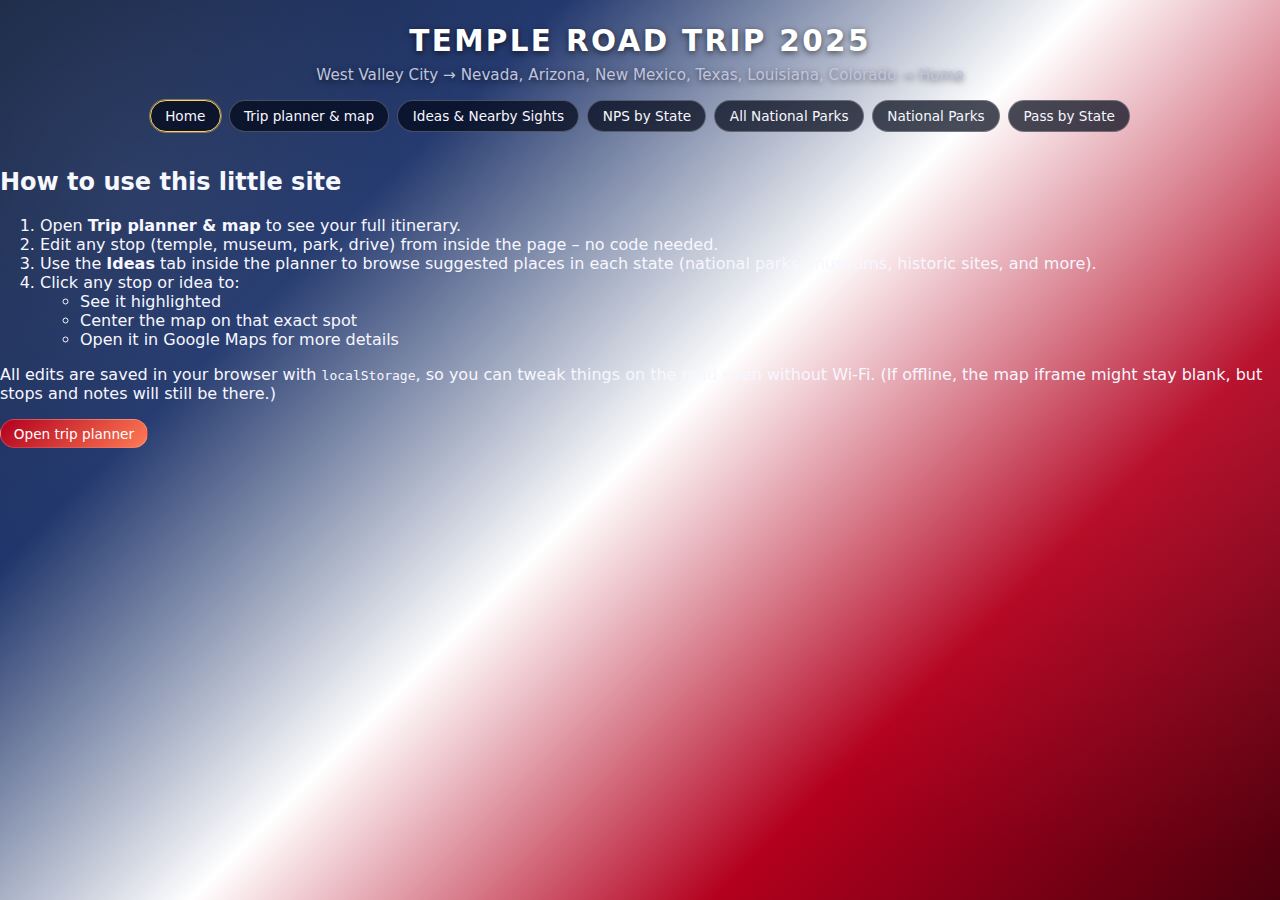
<file: index.html>
<!doctype html>
<html lang="en">
<head>
  <meta charset="UTF-8" />
  <title>Temple Road Trip 2025</title>
  <meta name="viewport" content="width=device-width, initial-scale=1" />
  <!-- Use the same CSS file as temple-trip.html -->
  <link rel="stylesheet" href="css/temple-trip.css" />
</head>
<body class="bg-flag">
  <header class="site-header">
    <h1>Temple Road Trip 2025</h1>
    <p>West Valley City → Nevada, Arizona, New Mexico, Texas, Louisiana, Colorado → Home</p>
  </header>

  <nav class="top-nav">
    <a href="index.html" class="nav-link active">Home</a>
    <a href="temple-trip.html" class="nav-link">Trip planner &amp; map</a>
    <a href="trip-ideas.html" class="nav-link">Ideas & Nearby Sights</a>
    <a href="nps-by-state.html" class="nav-link">NPS by State</a>
    <a href="all-national-parks.html" class="nav-link">All National Parks</a>
    <a href="national-parks.html" class="nav-link">National Parks</a>
    <a href="pass-by-state.html" class="nav-link">Pass by State</a>
    
  </nav>

  <main class="home-main">
    <section class="home-card">
      <h2>How to use this little site</h2>
      <ol>
        <li>Open <strong>Trip planner &amp; map</strong> to see your full itinerary.</li>
        <li>Edit any stop (temple, museum, park, drive) from inside the page – no code needed.</li>
        <li>Use the <strong>Ideas</strong> tab inside the planner to browse suggested places in each state
          (national parks, museums, historic sites, and more).</li>
        <li>Click any stop or idea to:
          <ul>
            <li>See it highlighted</li>
            <li>Center the map on that exact spot</li>
            <li>Open it in Google Maps for more details</li>
          </ul>
        </li>
      </ol>
      <p class="home-note">
        All edits are saved in your browser with <code>localStorage</code>, so you can tweak things on the
        road even without Wi-Fi. (If offline, the map iframe might stay blank, but stops and notes
        will still be there.)
      </p>

      <!-- Only ONE button, pointed at the correct page -->
      <a class="btn primary" href="temple-trip.html">Open trip planner</a>
    </section>
  </main>
</body>
</html>
</file>
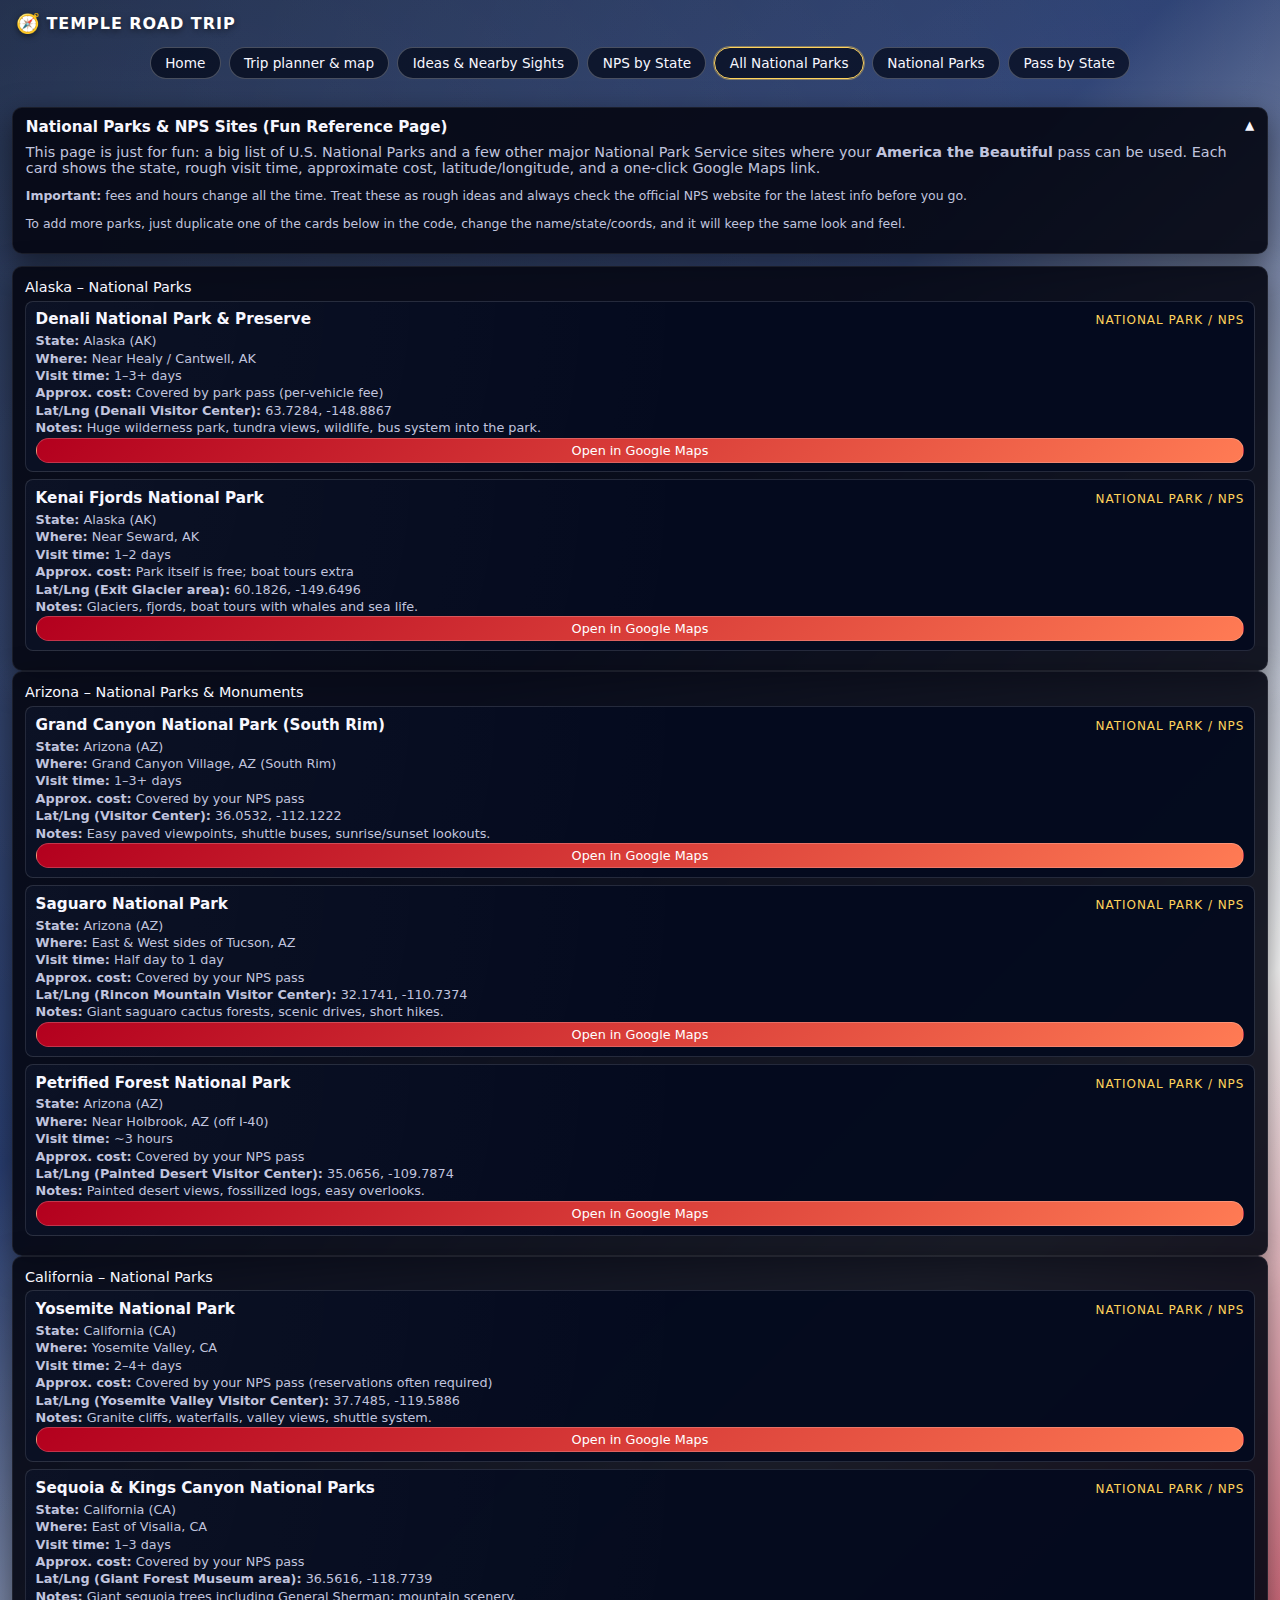
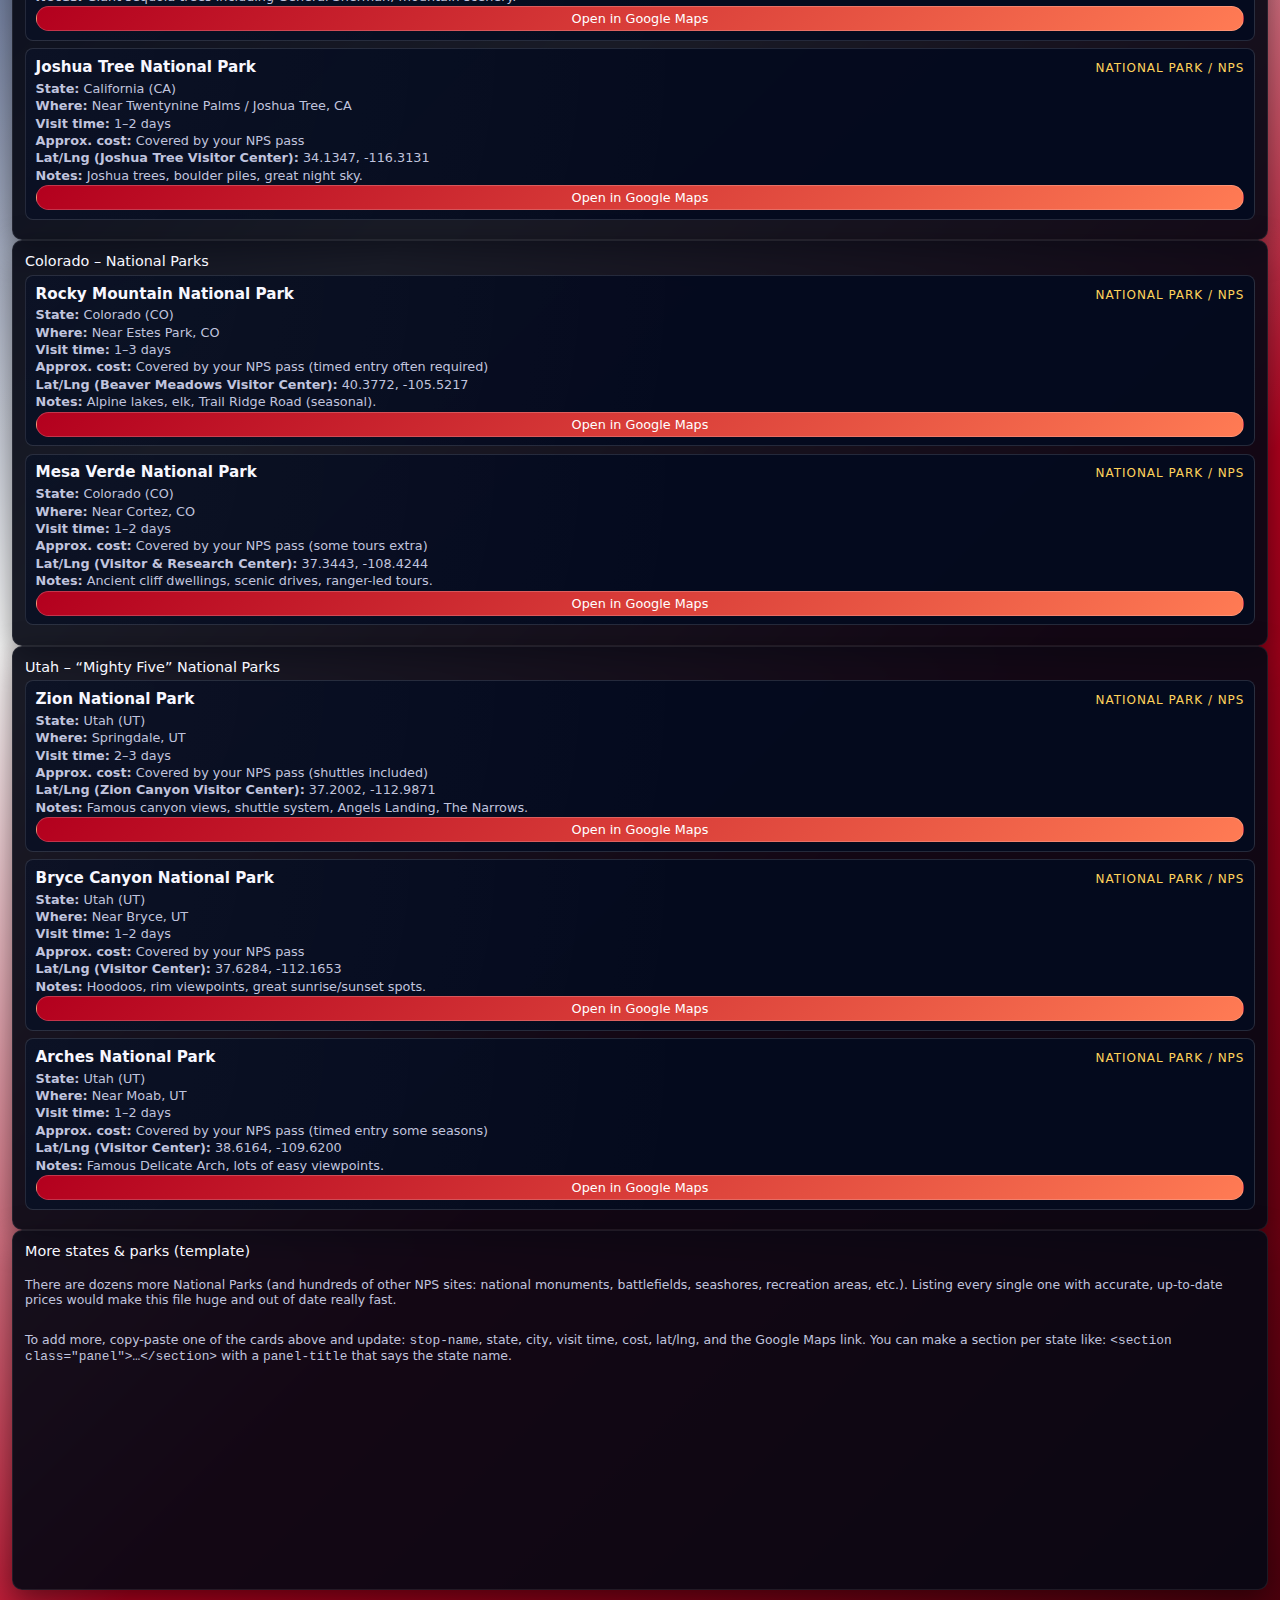
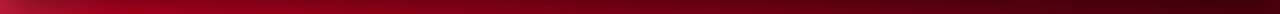
<file: all-national-parks.html>
<!doctype html>
<html lang="en">
<head>
  <meta charset="UTF-8">
  <title>Temple Road Trip – All National Parks (Fun Page)</title>
  <meta name="viewport" content="width=device-width, initial-scale=1.0">

  <!-- Reuse your patriotic CSS -->
  <link rel="stylesheet" href="css/temple-trip.css">
</head>
<body class="bg-flag">
  <!-- Top navigation -->
  <header class="main-header">
    <div class="brand">
      <span class="brand-icon">🧭</span>
      <span class="brand-text">Temple Road Trip</span>
    </div>
  </header>

  <nav class="top-nav">
    <a href="index.html" class="nav-link">Home</a>
    <a href="temple-trip.html" class="nav-link">Trip planner &amp; map</a>
    <a href="trip-ideas.html" class="nav-link">Ideas & Nearby Sights</a>
    <a href="nps-by-state.html" class="nav-link">NPS by State</a>
    <a href="all-national-parks.html" class="nav-link active">All National Parks</a>
    <a href="national-parks.html" class="nav-link">National Parks</a>
    <a href="pass-by-state.html" class="nav-link">Pass by State</a>
  </nav>

  <main class="wrap">
    <!-- Collapsible intro box -->
    <section class="trip-info" open>
      <summary class="trip-info-summary">
        National Parks & NPS Sites (Fun Reference Page)
        <span class="chevron">▼</span>
      </summary>
      <div class="trip-info-body">
        <p class="subtitle">
          This page is just for fun: a big list of U.S. National Parks and a few 
          other major National Park Service sites where your 
          <strong>America the Beautiful</strong> pass can be used.  
          Each card shows the state, rough visit time, approximate cost, 
          latitude/longitude, and a one-click Google Maps link.
        </p>
        <p class="small-note">
          <strong>Important:</strong> fees and hours change all the time. 
          Treat these as rough ideas and always check the official NPS website 
          for the latest info before you go.
        </p>
        <p class="small-note">
          To add more parks, just duplicate one of the cards below in the code,
          change the name/state/coords, and it will keep the same look and feel.
        </p>
      </div>
    </section>

    <!-- ====== ALASKA ====== -->
    <section class="panel">
      <div class="panel-title">
        <span>Alaska – National Parks</span>
      </div>

      <div class="stop-card">
        <div class="stop-header">
          <div class="stop-name">Denali National Park & Preserve</div>
          <div class="stop-type">National Park / NPS</div>
        </div>
        <div class="stop-meta">
          <span><strong>State:</strong> Alaska (AK)</span>
          <span><strong>Where:</strong> Near Healy / Cantwell, AK</span>
          <span><strong>Visit time:</strong> 1–3+ days</span>
          <span><strong>Approx. cost:</strong> Covered by park pass (per-vehicle fee)</span>
          <span><strong>Lat/Lng (Denali Visitor Center):</strong> 63.7284, -148.8867</span>
          <span><strong>Notes:</strong> Huge wilderness park, tundra views, wildlife, bus system into the park.</span>
          <a class="btn small primary" href="https://www.google.com/maps?q=63.7284,-148.8867" target="_blank" rel="noopener">
            Open in Google Maps
          </a>
        </div>
      </div>

      <div class="stop-card">
        <div class="stop-header">
          <div class="stop-name">Kenai Fjords National Park</div>
          <div class="stop-type">National Park / NPS</div>
        </div>
        <div class="stop-meta">
          <span><strong>State:</strong> Alaska (AK)</span>
          <span><strong>Where:</strong> Near Seward, AK</span>
          <span><strong>Visit time:</strong> 1–2 days</span>
          <span><strong>Approx. cost:</strong> Park itself is free; boat tours extra</span>
          <span><strong>Lat/Lng (Exit Glacier area):</strong> 60.1826, -149.6496</span>
          <span><strong>Notes:</strong> Glaciers, fjords, boat tours with whales and sea life.</span>
          <a class="btn small primary" href="https://www.google.com/maps?q=60.1826,-149.6496" target="_blank" rel="noopener">
            Open in Google Maps
          </a>
        </div>
      </div>
    </section>

    <!-- ====== ARIZONA ====== -->
    <section class="panel">
      <div class="panel-title">
        <span>Arizona – National Parks & Monuments</span>
      </div>

      <div class="stop-card">
        <div class="stop-header">
          <div class="stop-name">Grand Canyon National Park (South Rim)</div>
          <div class="stop-type">National Park / NPS</div>
        </div>
        <div class="stop-meta">
          <span><strong>State:</strong> Arizona (AZ)</span>
          <span><strong>Where:</strong> Grand Canyon Village, AZ (South Rim)</span>
          <span><strong>Visit time:</strong> 1–3+ days</span>
          <span><strong>Approx. cost:</strong> Covered by your NPS pass</span>
          <span><strong>Lat/Lng (Visitor Center):</strong> 36.0532, -112.1222</span>
          <span><strong>Notes:</strong> Easy paved viewpoints, shuttle buses, sunrise/sunset lookouts.</span>
          <a class="btn small primary" href="https://www.google.com/maps?q=36.0532,-112.1222" target="_blank" rel="noopener">
            Open in Google Maps
          </a>
        </div>
      </div>

      <div class="stop-card">
        <div class="stop-header">
          <div class="stop-name">Saguaro National Park</div>
          <div class="stop-type">National Park / NPS</div>
        </div>
        <div class="stop-meta">
          <span><strong>State:</strong> Arizona (AZ)</span>
          <span><strong>Where:</strong> East & West sides of Tucson, AZ</span>
          <span><strong>Visit time:</strong> Half day to 1 day</span>
          <span><strong>Approx. cost:</strong> Covered by your NPS pass</span>
          <span><strong>Lat/Lng (Rincon Mountain Visitor Center):</strong> 32.1741, -110.7374</span>
          <span><strong>Notes:</strong> Giant saguaro cactus forests, scenic drives, short hikes.</span>
          <a class="btn small primary" href="https://www.google.com/maps?q=32.1741,-110.7374" target="_blank" rel="noopener">
            Open in Google Maps
          </a>
        </div>
      </div>

      <div class="stop-card">
        <div class="stop-header">
          <div class="stop-name">Petrified Forest National Park</div>
          <div class="stop-type">National Park / NPS</div>
        </div>
        <div class="stop-meta">
          <span><strong>State:</strong> Arizona (AZ)</span>
          <span><strong>Where:</strong> Near Holbrook, AZ (off I-40)</span>
          <span><strong>Visit time:</strong> ~3 hours</span>
          <span><strong>Approx. cost:</strong> Covered by your NPS pass</span>
          <span><strong>Lat/Lng (Painted Desert Visitor Center):</strong> 35.0656, -109.7874</span>
          <span><strong>Notes:</strong> Painted desert views, fossilized logs, easy overlooks.</span>
          <a class="btn small primary" href="https://www.google.com/maps?q=35.0656,-109.7874" target="_blank" rel="noopener">
            Open in Google Maps
          </a>
        </div>
      </div>
    </section>

    <!-- ====== CALIFORNIA ====== -->
    <section class="panel">
      <div class="panel-title">
        <span>California – National Parks</span>
      </div>

      <div class="stop-card">
        <div class="stop-header">
          <div class="stop-name">Yosemite National Park</div>
          <div class="stop-type">National Park / NPS</div>
        </div>
        <div class="stop-meta">
          <span><strong>State:</strong> California (CA)</span>
          <span><strong>Where:</strong> Yosemite Valley, CA</span>
          <span><strong>Visit time:</strong> 2–4+ days</span>
          <span><strong>Approx. cost:</strong> Covered by your NPS pass (reservations often required)</span>
          <span><strong>Lat/Lng (Yosemite Valley Visitor Center):</strong> 37.7485, -119.5886</span>
          <span><strong>Notes:</strong> Granite cliffs, waterfalls, valley views, shuttle system.</span>
          <a class="btn small primary" href="https://www.google.com/maps?q=37.7485,-119.5886" target="_blank" rel="noopener">
            Open in Google Maps
          </a>
        </div>
      </div>

      <div class="stop-card">
        <div class="stop-header">
          <div class="stop-name">Sequoia & Kings Canyon National Parks</div>
          <div class="stop-type">National Park / NPS</div>
        </div>
        <div class="stop-meta">
          <span><strong>State:</strong> California (CA)</span>
          <span><strong>Where:</strong> East of Visalia, CA</span>
          <span><strong>Visit time:</strong> 1–3 days</span>
          <span><strong>Approx. cost:</strong> Covered by your NPS pass</span>
          <span><strong>Lat/Lng (Giant Forest Museum area):</strong> 36.5616, -118.7739</span>
          <span><strong>Notes:</strong> Giant sequoia trees including General Sherman; mountain scenery.</span>
          <a class="btn small primary" href="https://www.google.com/maps?q=36.5616,-118.7739" target="_blank" rel="noopener">
            Open in Google Maps
          </a>
        </div>
      </div>

      <div class="stop-card">
        <div class="stop-header">
          <div class="stop-name">Joshua Tree National Park</div>
          <div class="stop-type">National Park / NPS</div>
        </div>
        <div class="stop-meta">
          <span><strong>State:</strong> California (CA)</span>
          <span><strong>Where:</strong> Near Twentynine Palms / Joshua Tree, CA</span>
          <span><strong>Visit time:</strong> 1–2 days</span>
          <span><strong>Approx. cost:</strong> Covered by your NPS pass</span>
          <span><strong>Lat/Lng (Joshua Tree Visitor Center):</strong> 34.1347, -116.3131</span>
          <span><strong>Notes:</strong> Joshua trees, boulder piles, great night sky.</span>
          <a class="btn small primary" href="https://www.google.com/maps?q=34.1347,-116.3131" target="_blank" rel="noopener">
            Open in Google Maps
          </a>
        </div>
      </div>
    </section>

    <!-- ====== COLORADO ====== -->
    <section class="panel">
      <div class="panel-title">
        <span>Colorado – National Parks</span>
      </div>

      <div class="stop-card">
        <div class="stop-header">
          <div class="stop-name">Rocky Mountain National Park</div>
          <div class="stop-type">National Park / NPS</div>
        </div>
        <div class="stop-meta">
          <span><strong>State:</strong> Colorado (CO)</span>
          <span><strong>Where:</strong> Near Estes Park, CO</span>
          <span><strong>Visit time:</strong> 1–3 days</span>
          <span><strong>Approx. cost:</strong> Covered by your NPS pass (timed entry often required)</span>
          <span><strong>Lat/Lng (Beaver Meadows Visitor Center):</strong> 40.3772, -105.5217</span>
          <span><strong>Notes:</strong> Alpine lakes, elk, Trail Ridge Road (seasonal).</span>
          <a class="btn small primary" href="https://www.google.com/maps?q=40.3772,-105.5217" target="_blank" rel="noopener">
            Open in Google Maps
          </a>
        </div>
      </div>

      <div class="stop-card">
        <div class="stop-header">
          <div class="stop-name">Mesa Verde National Park</div>
          <div class="stop-type">National Park / NPS</div>
        </div>
        <div class="stop-meta">
          <span><strong>State:</strong> Colorado (CO)</span>
          <span><strong>Where:</strong> Near Cortez, CO</span>
          <span><strong>Visit time:</strong> 1–2 days</span>
          <span><strong>Approx. cost:</strong> Covered by your NPS pass (some tours extra)</span>
          <span><strong>Lat/Lng (Visitor & Research Center):</strong> 37.3443, -108.4244</span>
          <span><strong>Notes:</strong> Ancient cliff dwellings, scenic drives, ranger-led tours.</span>
          <a class="btn small primary" href="https://www.google.com/maps?q=37.3443,-108.4244" target="_blank" rel="noopener">
            Open in Google Maps
          </a>
        </div>
      </div>
    </section>

    <!-- ====== UTAH (you know these well) ====== -->
    <section class="panel">
      <div class="panel-title">
        <span>Utah – “Mighty Five” National Parks</span>
      </div>

      <div class="stop-card">
        <div class="stop-header">
          <div class="stop-name">Zion National Park</div>
          <div class="stop-type">National Park / NPS</div>
        </div>
        <div class="stop-meta">
          <span><strong>State:</strong> Utah (UT)</span>
          <span><strong>Where:</strong> Springdale, UT</span>
          <span><strong>Visit time:</strong> 2–3 days</span>
          <span><strong>Approx. cost:</strong> Covered by your NPS pass (shuttles included)</span>
          <span><strong>Lat/Lng (Zion Canyon Visitor Center):</strong> 37.2002, -112.9871</span>
          <span><strong>Notes:</strong> Famous canyon views, shuttle system, Angels Landing, The Narrows.</span>
          <a class="btn small primary" href="https://www.google.com/maps?q=37.2002,-112.9871" target="_blank" rel="noopener">
            Open in Google Maps
          </a>
        </div>
      </div>

      <div class="stop-card">
        <div class="stop-header">
          <div class="stop-name">Bryce Canyon National Park</div>
          <div class="stop-type">National Park / NPS</div>
        </div>
        <div class="stop-meta">
          <span><strong>State:</strong> Utah (UT)</span>
          <span><strong>Where:</strong> Near Bryce, UT</span>
          <span><strong>Visit time:</strong> 1–2 days</span>
          <span><strong>Approx. cost:</strong> Covered by your NPS pass</span>
          <span><strong>Lat/Lng (Visitor Center):</strong> 37.6284, -112.1653</span>
          <span><strong>Notes:</strong> Hoodoos, rim viewpoints, great sunrise/sunset spots.</span>
          <a class="btn small primary" href="https://www.google.com/maps?q=37.6284,-112.1653" target="_blank" rel="noopener">
            Open in Google Maps
          </a>
        </div>
      </div>

      <div class="stop-card">
        <div class="stop-header">
          <div class="stop-name">Arches National Park</div>
          <div class="stop-type">National Park / NPS</div>
        </div>
        <div class="stop-meta">
          <span><strong>State:</strong> Utah (UT)</span>
          <span><strong>Where:</strong> Near Moab, UT</span>
          <span><strong>Visit time:</strong> 1–2 days</span>
          <span><strong>Approx. cost:</strong> Covered by your NPS pass (timed entry some seasons)</span>
          <span><strong>Lat/Lng (Visitor Center):</strong> 38.6164, -109.6200</span>
          <span><strong>Notes:</strong> Famous Delicate Arch, lots of easy viewpoints.</span>
          <a class="btn small primary" href="https://www.google.com/maps?q=38.6164,-109.6200" target="_blank" rel="noopener">
            Open in Google Maps
          </a>
        </div>
      </div>
    </section>

    <!-- ========= TEMPLATE / MORE STATES ========= -->
    <section class="panel">
      <div class="panel-title">
        <span>More states & parks (template)</span>
      </div>
      <p class="small-note">
        There are dozens more National Parks (and hundreds of other NPS sites:
        national monuments, battlefields, seashores, recreation areas, etc.).
        Listing every single one with accurate, up-to-date prices would make this
        file huge and out of date really fast.
      </p>
      <p class="small-note">
        To add more, copy-paste one of the cards above and update:
        <code>stop-name</code>, state, city, visit time, cost, lat/lng, and the
        Google Maps link. You can make a section per state like:
        <code>&lt;section class="panel"&gt;…&lt;/section&gt;</code>
        with a <code>panel-title</code> that says the state name.
      </p>
    </section>
  </main>
</body>
</html>
</file>
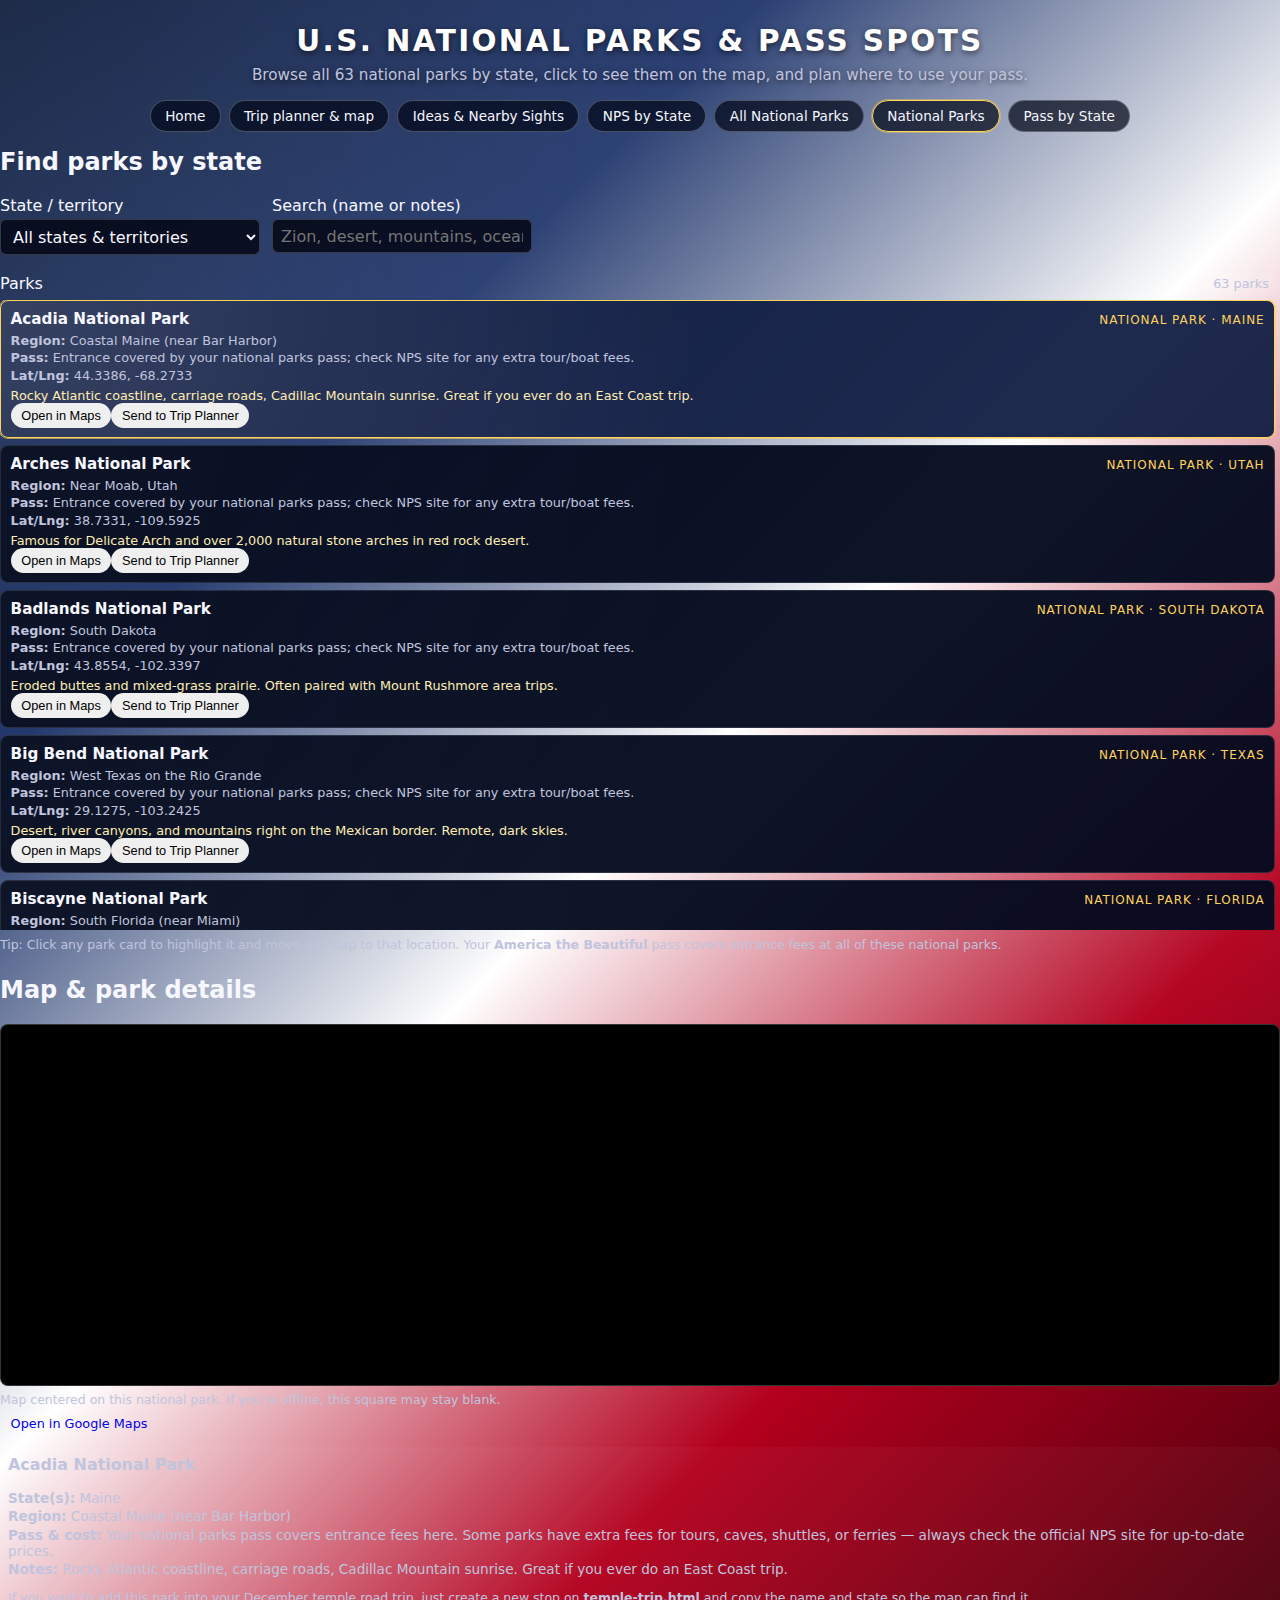
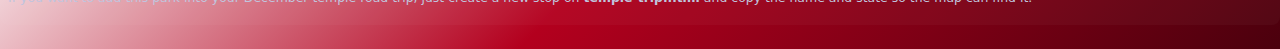
<file: national-parks.html>
<!doctype html>
<html lang="en">
<head>
  <meta charset="UTF-8">
  <title>U.S. National Parks Explorer</title>
  <meta name="viewport" content="width=device-width, initial-scale=1.0">
  <!-- Reuse your patriotic CSS -->
  <link rel="stylesheet" href="css/temple-trip.css">
  <!-- Parks JS -->
  <script src="js/national-parks.js" defer></script>
</head>
<body class="bg-flag">
  <header class="site-header">
    <h1>U.S. National Parks &amp; Pass Spots</h1>
    <p>Browse all 63 national parks by state, click to see them on the map, and plan where to use your pass.</p>
  </header>

  <nav class="top-nav">
    <a href="index.html" class="nav-link">Home</a>
    <a href="temple-trip.html" class="nav-link">Trip planner &amp; map</a>
    <a href="trip-ideas.html" class="nav-link">Ideas & Nearby Sights</a>
    <a href="nps-by-state.html" class="nav-link">NPS by State</a>
    <a href="all-national-parks.html" class="nav-link">All National Parks</a>
    <a href="national-parks.html" class="nav-link active">National Parks</a>
    <a href="pass-by-state.html" class="nav-link">Pass by State</a>
  </nav>

  <main class="layout">
    <!-- LEFT: filters + park list -->
    <section class="column column-left">
      <h2 style="margin-top:0;">Find parks by state</h2>

      <div class="parks-filters">
        <div class="field">
          <label for="stateFilter">State / territory</label>
          <select id="stateFilter">
            <option value="ALL">All states &amp; territories</option>
            <option value="AL">Alabama</option>
            <option value="AK">Alaska</option>
            <option value="AZ">Arizona</option>
            <option value="AR">Arkansas</option>
            <option value="CA">California</option>
            <option value="CO">Colorado</option>
            <option value="CT">Connecticut</option>
            <option value="DE">Delaware</option>
            <option value="FL">Florida</option>
            <option value="GA">Georgia</option>
            <option value="HI">Hawaii</option>
            <option value="IA">Iowa</option>
            <option value="ID">Idaho</option>
            <option value="IL">Illinois</option>
            <option value="IN">Indiana</option>
            <option value="KS">Kansas</option>
            <option value="KY">Kentucky</option>
            <option value="LA">Louisiana</option>
            <option value="MA">Massachusetts</option>
            <option value="MD">Maryland</option>
            <option value="ME">Maine</option>
            <option value="MI">Michigan</option>
            <option value="MN">Minnesota</option>
            <option value="MO">Missouri</option>
            <option value="MS">Mississippi</option>
            <option value="MT">Montana</option>
            <option value="NC">North Carolina</option>
            <option value="ND">North Dakota</option>
            <option value="NE">Nebraska</option>
            <option value="NH">New Hampshire</option>
            <option value="NJ">New Jersey</option>
            <option value="NM">New Mexico</option>
            <option value="NV">Nevada</option>
            <option value="NY">New York</option>
            <option value="OH">Ohio</option>
            <option value="OK">Oklahoma</option>
            <option value="OR">Oregon</option>
            <option value="PA">Pennsylvania</option>
            <option value="RI">Rhode Island</option>
            <option value="SC">South Carolina</option>
            <option value="SD">South Dakota</option>
            <option value="TN">Tennessee</option>
            <option value="TX">Texas</option>
            <option value="UT">Utah</option>
            <option value="VA">Virginia</option>
            <option value="VT">Vermont</option>
            <option value="WA">Washington</option>
            <option value="WI">Wisconsin</option>
            <option value="WV">West Virginia</option>
            <option value="WY">Wyoming</option>
            <!-- Territories used by parks -->
            <option value="AS">American Samoa</option>
            <option value="VI">U.S. Virgin Islands</option>
          </select>
        </div>

        <div class="field">
          <label for="parkSearch">Search (name or notes)</label>
          <input id="parkSearch" type="text" placeholder="Zion, desert, mountains, ocean…">
        </div>
      </div>

      <div class="list-header">
        <span>Parks</span>
        <span class="badge" id="parksCountLabel">0 parks</span>
      </div>

      <div id="parksList" class="stop-list">
        <!-- JS will render park cards here -->
      </div>
      <p class="small-note" style="margin-top:.4rem;">
        Tip: Click any park card to highlight it and move the map to that location.  
        Your <strong>America the Beautiful</strong> pass covers entrance fees at all of these national parks.
      </p>
    </section>

    <!-- RIGHT: map + details -->
    <section class="column column-right">
      <h2 style="margin-top:0;">Map &amp; park details</h2>

      <div class="map-wrapper">
        <iframe id="parksMapFrame"
                src="about:blank"
                loading="lazy"
                referrerpolicy="no-referrer-when-downgrade"></iframe>
      </div>
      <p class="map-hint" id="parksMapHint">
        Select a park from the list to center the map here. (If you’re offline, this square may stay blank.)
      </p>
      <div class="map-link-row">
        <a id="parksMapExternalLink"
           href="#"
           target="_blank"
           rel="noopener"
           class="btn btn-ghost small"
           style="pointer-events:none;opacity:.5;">
          Open in Google Maps
        </a>
      </div>

      <div class="idea-detail-box" id="parkDetailBox">
        <h3>No park selected yet</h3>
        <p class="small-note">
          Choose a state on the left, then click a park to see more info here — including where your pass works and
          a quick description. You can also write your own notes in your main trip planner if you add one of these to your itinerary.
        </p>
      </div>
    </section>
  </main>
</body>
</html>
</file>
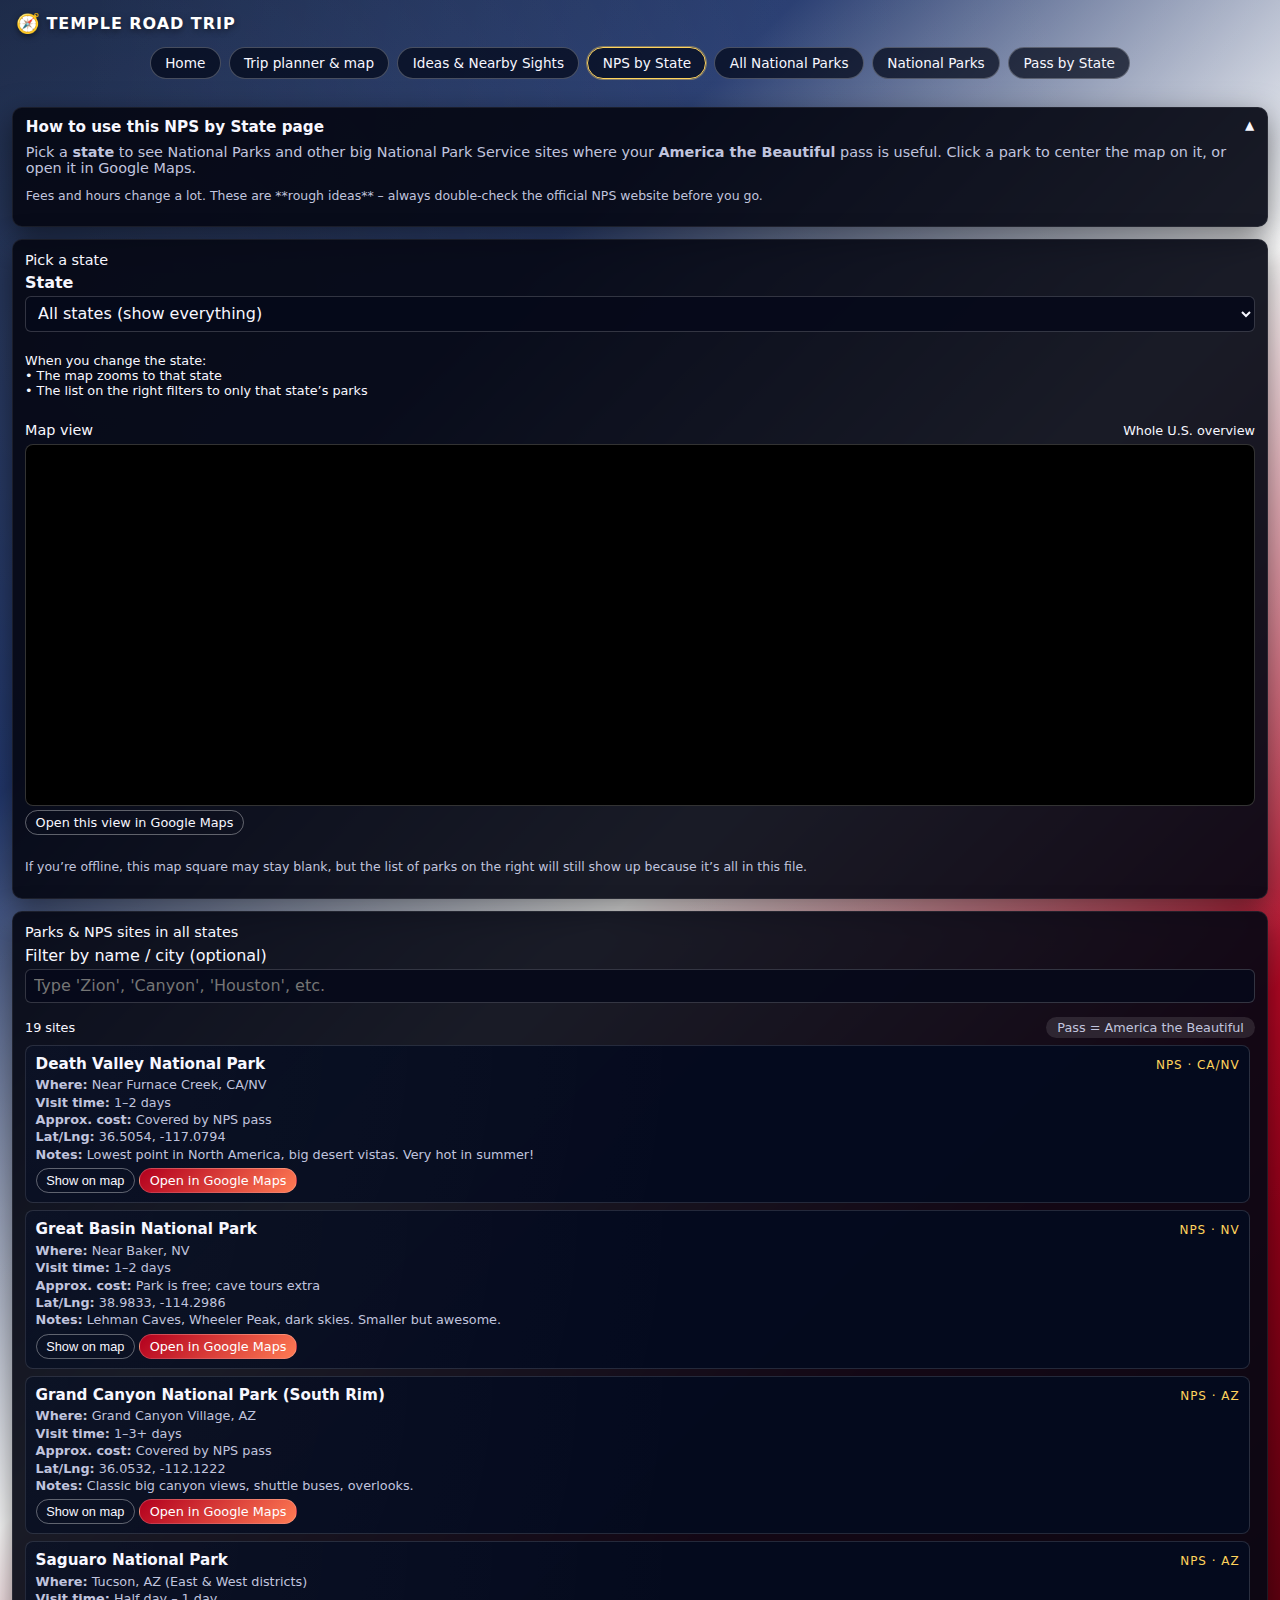
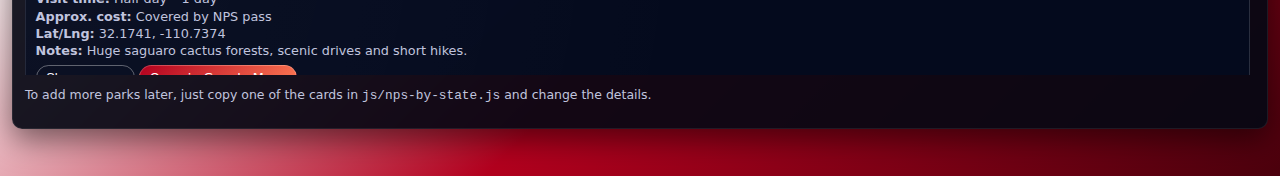
<file: nps-by-state.html>
<!doctype html>
<html lang="en">
<head>
  <meta charset="UTF-8">
  <title>Temple Road Trip – National Parks by State</title>
  <meta name="viewport" content="width=device-width, initial-scale=1.0">

  <!-- Reuse your patriotic styles -->
  <link rel="stylesheet" href="css/temple-trip.css">
  <script src="js/nps-by-state.js" defer></script>
</head>
<body class="bg-flag">
  <!-- Top brand bar -->
  <header class="main-header">
    <div class="brand">
      <span class="brand-icon">🧭</span>
      <span class="brand-text">Temple Road Trip</span>
    </div>
  </header>

  <!-- Main nav (add this same link to your other pages when you’re ready) -->
  <nav class="top-nav">
    <a href="index.html" class="nav-link">Home</a>
    <a href="temple-trip.html" class="nav-link">Trip planner &amp; map</a>
    <a href="trip-ideas.html" class="nav-link">Ideas & Nearby Sights</a>
    <a href="nps-by-state.html" class="nav-link active">NPS by State</a>
    <a href="all-national-parks.html" class="nav-link">All National Parks</a>
    <a href="national-parks.html" class="nav-link">National Parks</a>
    <a href="pass-by-state.html" class="nav-link">Pass by State</a>
  </nav>

  <main class="wrap">
    <!-- Collapsible “how to use” box -->
    <section class="trip-info" open>
      <summary class="trip-info-summary">
        How to use this NPS by State page
        <span class="chevron">▼</span>
      </summary>
      <div class="trip-info-body">
        <p class="subtitle">
          Pick a <strong>state</strong> to see National Parks and other big
          National Park Service sites where your <strong>America the Beautiful</strong>
          pass is useful. Click a park to center the map on it, or open it in Google Maps.
        </p>
        <p class="small-note">
          Fees and hours change a lot. These are **rough ideas** – always double-check
          the official NPS website before you go.
        </p>
      </div>
    </section>

    <section class="layout">
      <!-- LEFT: state selector + map -->
      <section class="panel">
        <div class="panel-title">
          <span>Pick a state</span>
        </div>

        <div class="field">
          <label for="stateSelect"><strong>State</strong></label>
          <select id="stateSelect">
            <!-- populated by JS from the data -->
          </select>
        </div>

        <p class="small">
          When you change the state:
          <br>• The map zooms to that state
          <br>• The list on the right filters to only that state’s parks
        </p>

        <div class="panel-title" style="margin-top:0.75rem;">
          <span>Map view</span>
          <span class="small" id="mapStateHint">Whole U.S. overview</span>
        </div>

        <div class="map-wrapper">
          <iframe id="npsMapFrame"
                  src="https://www.google.com/maps?q=United+States+national+parks&z=3&output=embed"
                  loading="lazy"
                  referrerpolicy="no-referrer-when-downgrade"></iframe>
        </div>
        <div class="map-link-row">
          <a id="npsMapExternalLink"
             class="btn small ghost"
             href="https://www.google.com/maps?q=United+States+national+parks"
             target="_blank" rel="noopener">
            Open this view in Google Maps
          </a>
        </div>

        <p class="small-note">
          If you’re offline, this map square may stay blank, but the list of parks
          on the right will still show up because it’s all in this file.
        </p>
      </section>

      <!-- RIGHT: parks list -->
      <section class="panel">
        <div class="panel-title">
          <span>Parks & NPS sites in <span id="currentStateLabel">all states</span></span>
        </div>

        <div class="field">
          <label for="parkSearch">Filter by name / city (optional)</label>
          <input id="parkSearch" type="text" placeholder="Type 'Zion', 'Canyon', 'Houston', etc.">
        </div>

        <div class="list-header" style="margin-top:0.4rem;">
          <span class="small" id="parkCountLabel">0 sites</span>
          <span class="badge small">Pass = America the Beautiful</span>
        </div>

        <div class="stop-list" id="parkList">
          <!-- JS fills in cards -->
        </div>

        <p class="small-note">
          To add more parks later, just copy one of the cards in
          <code>js/nps-by-state.js</code> and change the details.
        </p>
      </section>
    </section>
  </main>
</body>
</html>
</file>
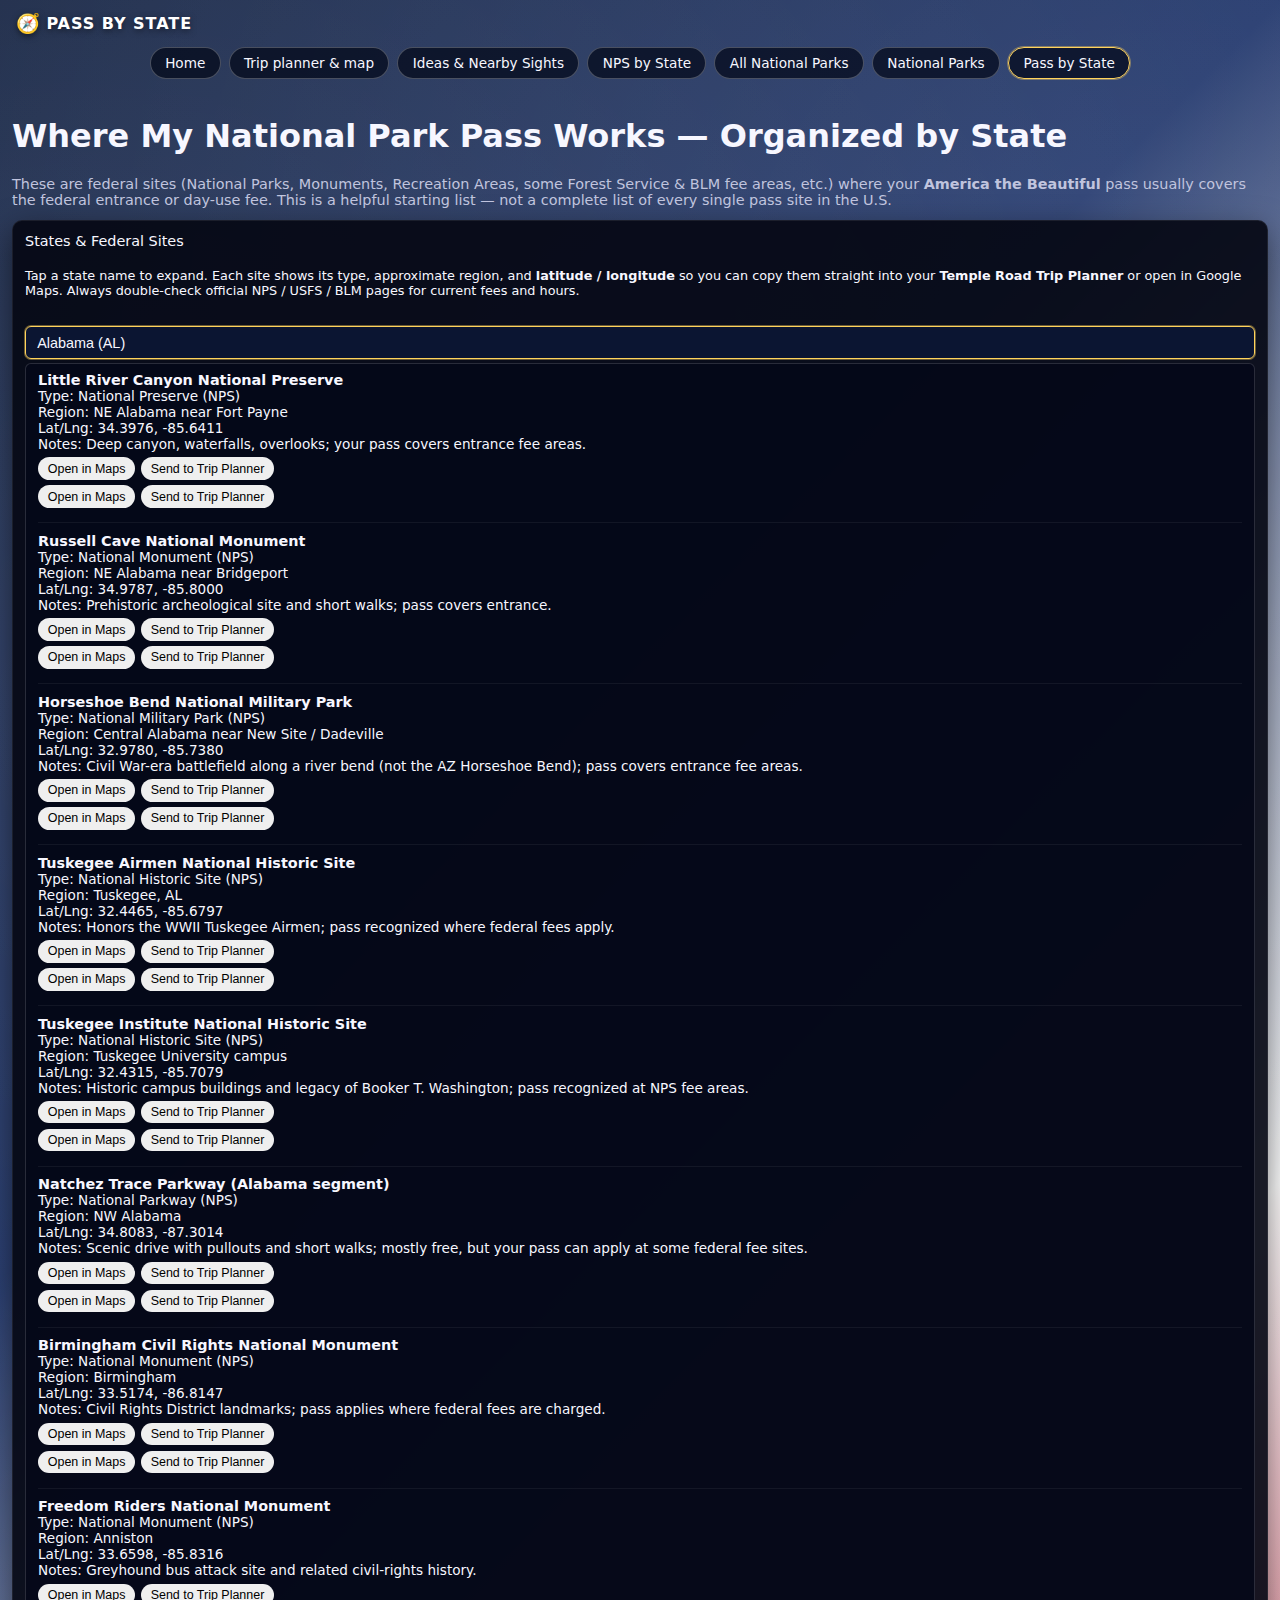
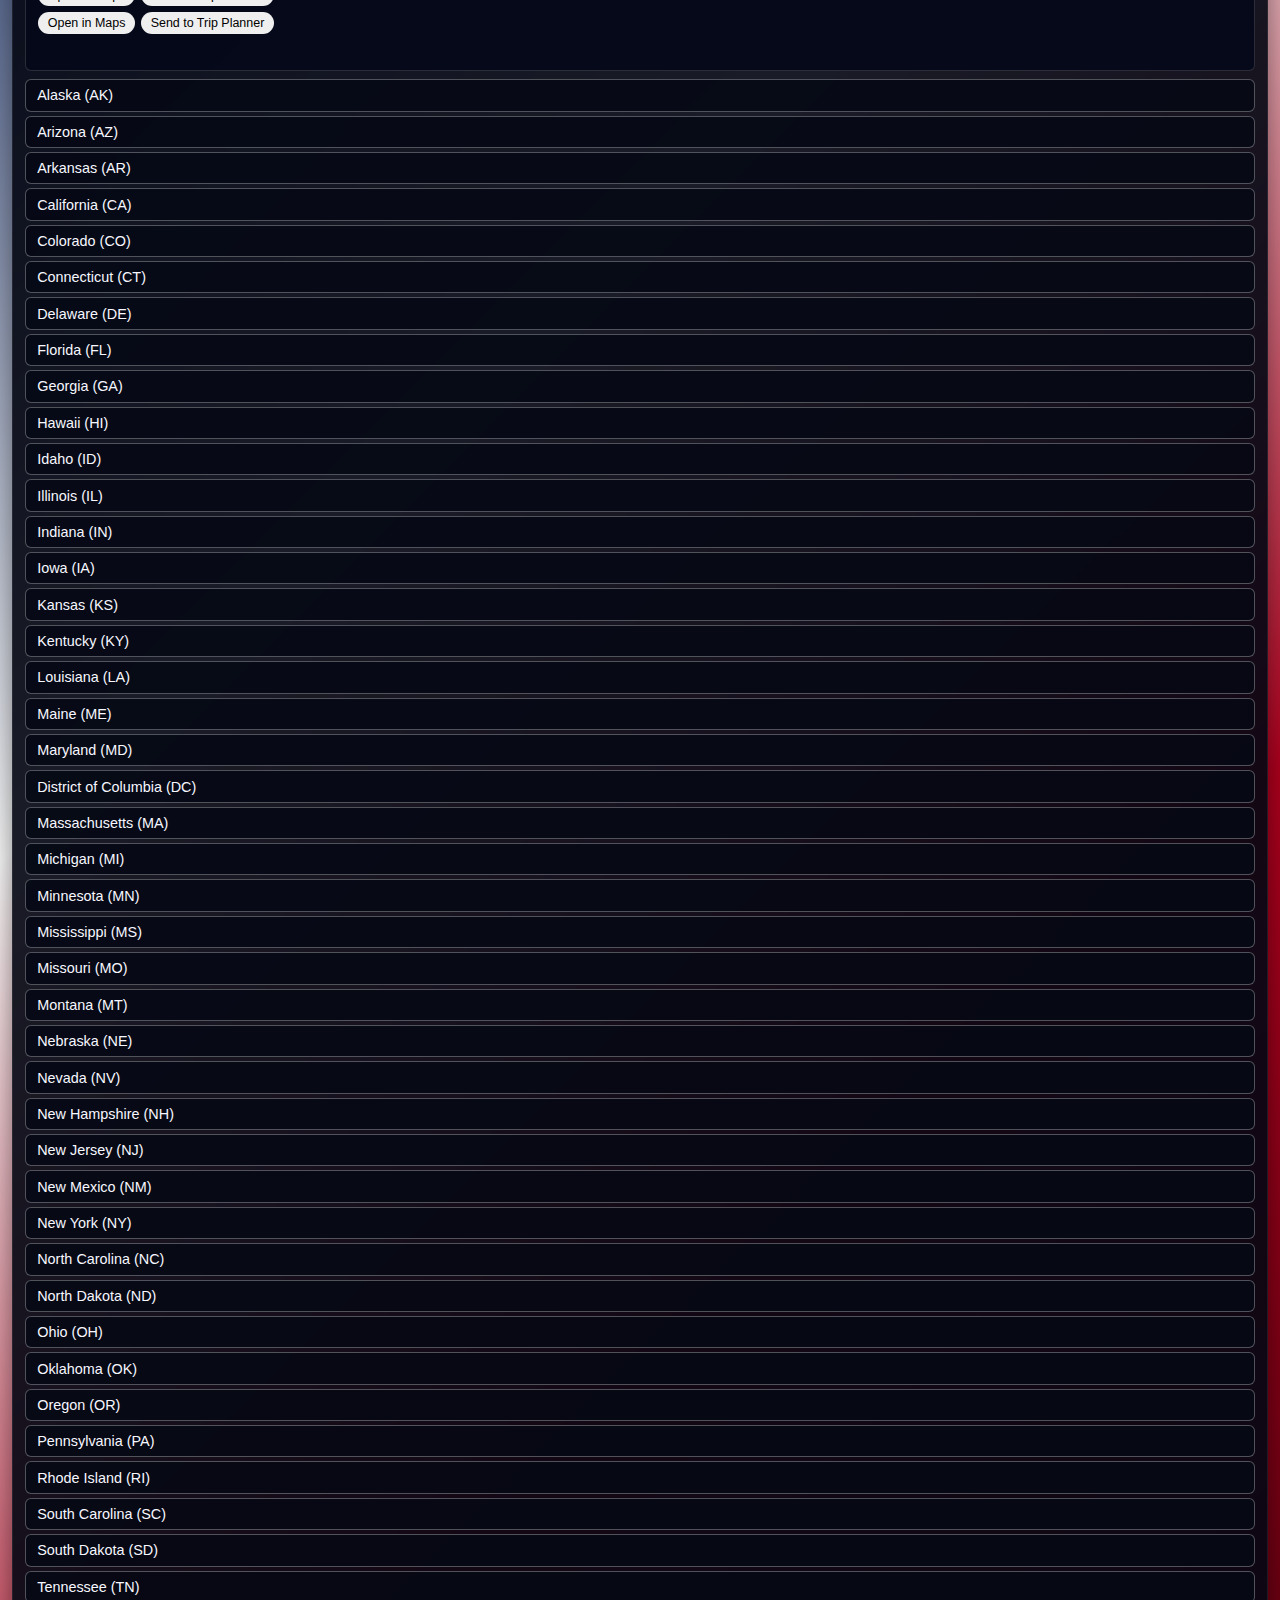
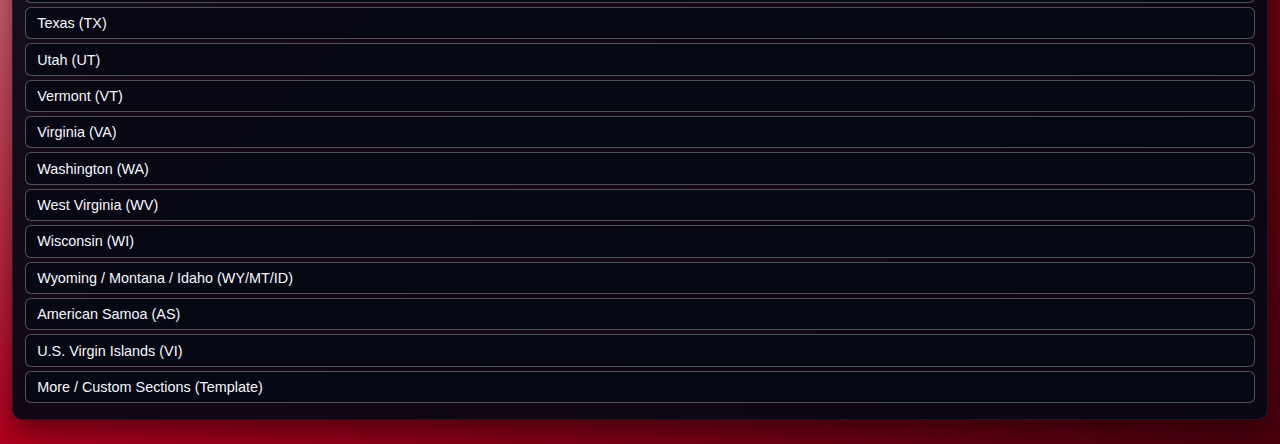
<file: pass-by-state.html>
<!doctype html>
<html lang="en">
<head>
  <meta charset="UTF-8">
  <title>Where My National Park Pass Works — By State</title>
  <meta name="viewport" content="width=device-width, initial-scale=1.0">

  <!-- Reuse your existing styles -->
  <link rel="stylesheet" href="css/temple-trip.css">
</head>
<body class="bg-flag">
  <header class="main-header">
    <div class="brand">
      <span class="brand-icon">🧭</span>
      <span class="brand-text">Pass by State</span>
    </div>
  </header>

  <nav class="top-nav">
    <a href="index.html" class="nav-link">Home</a>
    <a href="temple-trip.html" class="nav-link">Trip planner &amp; map</a>
    <a href="trip-ideas.html" class="nav-link">Ideas & Nearby Sights</a>
    <a href="nps-by-state.html" class="nav-link">NPS by State</a>
    <a href="all-national-parks.html" class="nav-link">All National Parks</a>
    <a href="national-parks.html" class="nav-link">National Parks</a>
    <a href="pass-by-state.html" class="nav-link active">Pass by State</a>
  </nav>

  <main class="wrap">
    <h1>Where My National Park Pass Works — Organized by State</h1>
    <p class="subtitle">
      These are federal sites (National Parks, Monuments, Recreation Areas, some Forest Service &amp; BLM fee areas, etc.)
      where your <strong>America the Beautiful</strong> pass usually covers the federal entrance or day-use fee.
      This is a helpful starting list — not a complete list of every single pass site in the U.S.
    </p>

    <section class="panel">
      <div class="panel-title">
        <span>States &amp; Federal Sites</span>
      </div>

      <p class="small">
        Tap a state name to expand. Each site shows its type, approximate region, and
        <strong>latitude / longitude</strong> so you can copy them straight into your
        <strong>Temple Road Trip Planner</strong> or open in Google Maps.
        Always double-check official NPS / USFS / BLM pages for current fees and hours.
      </p>

      <div class="state-list">

        <!-- ===== ALABAMA ===== -->
        <button class="state-toggle">Alabama (AL)</button>
        <div class="state-panel">
          <ul class="site-list">
            <li>
              <strong>Little River Canyon National Preserve</strong><br>
              Type: National Preserve (NPS)<br>
              Region: NE Alabama near Fort Payne<br>
              Lat/Lng: 34.3976, -85.6411<br>
              Notes: Deep canyon, waterfalls, overlooks; your pass covers entrance fee areas.
            </li>
            <li>
              <strong>Russell Cave National Monument</strong><br>
              Type: National Monument (NPS)<br>
              Region: NE Alabama near Bridgeport<br>
              Lat/Lng: 34.9787, -85.8000<br>
              Notes: Prehistoric archeological site and short walks; pass covers entrance.
            </li>
            <li>
                <strong>Horseshoe Bend National Military Park</strong><br>
                Type: National Military Park (NPS)<br>
                Region: Central Alabama near New Site / Dadeville<br>
                Lat/Lng: 32.9780, -85.7380<br>
                Notes: Civil War-era battlefield along a river bend (not the AZ Horseshoe Bend); pass covers entrance fee areas.
              </li>
              <li>
                <strong>Tuskegee Airmen National Historic Site</strong><br>
                Type: National Historic Site (NPS)<br>
                Region: Tuskegee, AL<br>
                Lat/Lng: 32.4465, -85.6797<br>
                Notes: Honors the WWII Tuskegee Airmen; pass recognized where federal fees apply.
              </li>
              <li>
                <strong>Tuskegee Institute National Historic Site</strong><br>
                Type: National Historic Site (NPS)<br>
                Region: Tuskegee University campus<br>
                Lat/Lng: 32.4315, -85.7079<br>
                Notes: Historic campus buildings and legacy of Booker T. Washington; pass recognized at NPS fee areas.
              </li>
              <li>
                <strong>Natchez Trace Parkway (Alabama segment)</strong><br>
                Type: National Parkway (NPS)<br>
                Region: NW Alabama<br>
                Lat/Lng: 34.8083, -87.3014<br>
                Notes: Scenic drive with pullouts and short walks; mostly free, but your pass can apply at some federal fee sites.
              </li>
              <li>
                <strong>Birmingham Civil Rights National Monument</strong><br>
                Type: National Monument (NPS)<br>
                Region: Birmingham<br>
                Lat/Lng: 33.5174, -86.8147<br>
                Notes: Civil Rights District landmarks; pass applies where federal fees are charged.
              </li>
              <li>
                <strong>Freedom Riders National Monument</strong><br>
                Type: National Monument (NPS)<br>
                Region: Anniston<br>
                Lat/Lng: 33.6598, -85.8316<br>
                Notes: Greyhound bus attack site and related civil-rights history.
              </li>
          </ul>
        </div>

        <!-- ===== ALASKA ===== -->
        <button class="state-toggle">Alaska (AK)</button>
        <div class="state-panel">
          <ul class="site-list">
            <li>
              <strong>Denali National Park and Preserve</strong><br>
              Type: National Park &amp; Preserve (NPS)<br>
              Region: Interior Alaska<br>
              Lat/Lng: 63.1148, -151.1926<br>
              Notes: Tallest peak in North America; bus system into the park; pass covers entrance.
            </li>
            <li>
              <strong>Glacier Bay National Park and Preserve</strong><br>
              Type: National Park &amp; Preserve (NPS)<br>
              Region: SE Alaska<br>
              Lat/Lng: 58.6658, -136.9002<br>
              Notes: Glacial bays and marine wildlife; park access covered, boat/cruise costs extra.
            </li>
            <li>
              <strong>Wrangell–St. Elias National Park and Preserve</strong><br>
              Type: National Park &amp; Preserve (NPS)<br>
              Region: SE interior Alaska<br>
              Lat/Lng: 61.7100, -142.9850<br>
              Notes: Largest U.S. park; mountains and glaciers; pass covers entrance where collected.
            </li>
            <li>
                <strong>Kenai Fjords National Park</strong><br>
                Type: National Park (NPS)<br>
                Region: Near Seward, Alaska<br>
                Lat/Lng (Exit Glacier area): 60.1819, -149.6496<br>
                Notes: Glaciers, fjords, and marine wildlife; pass covers entrance where collected (boat tours are extra).
              </li>
              <li>
                <strong>Katmai National Park and Preserve</strong><br>
                Type: National Park &amp; Preserve (NPS)<br>
                Region: Southwest Alaska (Brooks Camp area)<br>
                Lat/Lng: 58.5545, -155.7652<br>
                Notes: Famous bear viewing at Brooks Falls; access by plane/boat, pass covers entrance portion.
              </li>
              <li>
                <strong>Lake Clark National Park and Preserve</strong><br>
                Type: National Park &amp; Preserve (NPS)<br>
                Region: SW of Anchorage (remote)<br>
                Lat/Lng (Port Alsworth area): 60.2045, -154.3137<br>
                Notes: Mountains, lakes, and brown bears; fly-in only, pass covers entrance where collected.
              </li>
              <li>
                <strong>Gates of the Arctic National Park and Preserve</strong><br>
                Type: National Park &amp; Preserve (NPS)<br>
                Region: Brooks Range, above the Arctic Circle<br>
                Lat/Lng (near Arrigetch Peaks): 67.7810, -154.3630<br>
                Notes: True wilderness with no roads; no standard entrance stations, but it is a pass park.
              </li>
              <li>
                <strong>Kobuk Valley National Park</strong><br>
                Type: National Park (NPS)<br>
                Region: Arctic Alaska near Kobuk River<br>
                Lat/Lng (Great Kobuk Sand Dunes area): 67.3350, -159.1300<br>
                Notes: Remote dunes and caribou migration routes; no roads, but part of pass system.
              </li>
              <li>
                <strong>Yukon–Charley Rivers National Preserve</strong><br>
                Type: National Preserve (NPS)<br>
                Region: Along Yukon &amp; Charley Rivers, eastern Alaska<br>
                Lat/Lng (near Coal Creek landing strip): 65.2100, -143.0000<br>
                Notes: Very remote river corridors; access is typically by boat/plane, pass recognized where fees exist.
              </li>
              <li>
                <strong>Alaska Public Lands Information Centers (federal)</strong><br>
                Type: Multi-agency visitor centers (NPS-led)<br>
                Region: Anchorage, Fairbanks, Tok, Ketchikan<br>
                Lat/Lng (Anchorage center): 61.2177, -149.8972<br>
                Notes: Information hubs for all Alaska federal lands; many services free, pass recognized if fee areas are present.
              </li>
              <li>
                <strong>Bering Land Bridge National Preserve</strong><br>
                Type: National Preserve (NPS)<br>
                Region: NW Alaska (very remote)<br>
                Lat/Lng: 65.9170, -164.1320<br>
                Notes: Ancient migration corridor; pass applies where fees exist.
              </li>
              <li>
                <strong>Cape Krusenstern National Monument</strong><br>
                Type: National Monument (NPS)<br>
                Region: Kotzebue area<br>
                Lat/Lng: 67.4043, -162.9166<br>
                Notes: Arctic coastline and archeology sites.
              </li>
              <li>
                <strong>Noatak National Preserve</strong><br>
                Type: National Preserve (NPS)<br>
                Region: Arctic Alaska<br>
                Lat/Lng: 67.7590, -158.2170<br>
                Notes: Wilderness river corridor; no roads.
              </li>
              <li>
                <strong>Klondike Gold Rush National Historical Park (Skagway District)</strong><br>
                Type: National Historical Park (NPS)<br>
                Region: Skagway<br>
                Lat/Lng: 59.4583, -135.3139<br>
                Notes: Historic Gold Rush town; pass honored where fees apply.
              </li>
          </ul>
        </div>

        <!-- ===== ARIZONA ===== -->
        <button class="state-toggle">Arizona (AZ)</button>
        <div class="state-panel">
          <ul class="site-list">
            <li>
              <strong>Grand Canyon National Park</strong><br>
              Type: National Park (NPS)<br>
              Region: South Rim / North Rim<br>
              Lat/Lng: 36.0544, -112.1401<br>
              Notes: Massive canyon; your pass covers entrance.
            </li>
            <li>
              <strong>Petrified Forest National Park</strong><br>
              Type: National Park (NPS)<br>
              Region: Along I-40 near Holbrook<br>
              Lat/Lng: 35.0656, -109.7874<br>
              Notes: Painted Desert and fossilized logs; easy scenic drive.
            </li>
            <li>
              <strong>Saguaro National Park</strong><br>
              Type: National Park (NPS)<br>
              Region: Around Tucson (east &amp; west districts)<br>
              Lat/Lng: 32.2510, -110.6910<br>
              Notes: Giant saguaro cactus forests, desert drives and hikes.
            </li>
            <li>
              <strong>Glen Canyon National Recreation Area (AZ side)</strong><br>
              Type: National Recreation Area (NPS)<br>
              Region: Lake Powell / Page, AZ<br>
              Lat/Lng: 36.9987, -111.4960<br>
              Notes: Marinas, lake access, overlooks; pass usually covers federal entrance/day-use.
            </li>
            <li>
              <strong>Lake Mead National Recreation Area</strong><br>
              Type: National Recreation Area (NPS)<br>
              Region: Hoover Dam / Boulder City NV / NW Arizona<br>
              Lat/Lng: 36.0389, -114.7638<br>
              Notes: Desert lake &amp; coves; pass covers entrance; marinas/tours separate.
            </li>
            <li>
              <strong>Pipe Spring National Monument</strong><br>
              Type: National Monument (NPS)<br>
              Region: Arizona Strip / Kaibab<br>
              Lat/Lng: 36.8617, -112.7377<br>
              Notes: Historic fort and spring; pass covers entrance.
            </li>
            <li>
              <strong>Horseshoe Bend Fee Area (Glen Canyon)</strong><br>
              Type: NPS day-use fee area<br>
              Region: Near Page, AZ<br>
              Lat/Lng: 36.8792, -111.5105<br>
              Notes: Iconic river bend overlook; your pass usually applies at federal lot.
            </li>
            <li>
                <strong>Chiricahua National Monument</strong><br>
                Type: National Monument (NPS)<br>
                Region: SE Arizona near Willcox<br>
                Lat/Lng: 32.0100, -109.3473<br>
                Notes: “Wonderland of Rocks” hoodoos and forested canyons; pass covers entrance.
              </li>
              <li>
                <strong>Organ Pipe Cactus National Monument</strong><br>
                Type: National Monument (NPS)<br>
                Region: Southern AZ on the Mexican border<br>
                Lat/Lng: 31.9451, -112.8038<br>
                Notes: Organ pipe and saguaro cactus desert; pass covers entrance.
              </li>
              <li>
                <strong>Montezuma Castle National Monument</strong><br>
                Type: National Monument (NPS)<br>
                Region: Near Camp Verde, AZ<br>
                Lat/Lng: 34.6116, -111.8390<br>
                Notes: Cliff dwellings along Beaver Creek; pass covers entrance.
              </li>
              <li>
                <strong>Tuzigoot National Monument</strong><br>
                Type: National Monument (NPS)<br>
                Region: Near Clarkdale / Cottonwood<br>
                Lat/Lng: 34.7726, -112.0279<br>
                Notes: Hilltop pueblo ruins; pass covers entrance.
              </li>
              <li>
                <strong>Walnut Canyon National Monument</strong><br>
                Type: National Monument (NPS)<br>
                Region: Near Flagstaff, AZ<br>
                Lat/Lng: 35.1708, -111.5023<br>
                Notes: Cliff dwellings along a tight canyon loop trail; pass covers entrance.
              </li>
              <li>
                <strong>Sunset Crater Volcano National Monument</strong><br>
                Type: National Monument (NPS)<br>
                Region: NE of Flagstaff, AZ<br>
                Lat/Lng: 35.3713, -111.5007<br>
                Notes: Cinder cone and lava flows; pass covers entrance (often combined with Wupatki).
              </li>
              <li>
                <strong>Wupatki National Monument</strong><br>
                Type: National Monument (NPS)<br>
                Region: NE of Flagstaff, AZ<br>
                Lat/Lng: 35.5617, -111.3756<br>
                Notes: Pueblo ruins on the high desert; pass covers entrance.
              </li>
              <li>
                <strong>Canyon de Chelly National Monument</strong><br>
                Type: National Monument (NPS / Navajo Nation)<br>
                Region: NE Arizona near Chinle<br>
                Lat/Lng: 36.1549, -109.5201<br>
                Notes: Canyon overlooks and Navajo lands; rim drives are generally free, some guided trips extra.
              </li>
              <li>
                <strong>Tonto National Monument</strong><br>
                Type: National Monument (NPS)<br>
                Region: Roosevelt Lake area<br>
                Lat/Lng: 33.6457, -111.1124<br>
                Notes: Cliff dwellings above the lake; pass covers entrance.
              </li>
              <li>
                <strong>Casa Grande Ruins National Monument</strong><br>
                Type: National Monument (NPS)<br>
                Region: Coolidge, AZ<br>
                Lat/Lng: 32.9954, -111.5355<br>
                Notes: Hohokam great house ruins; pass covers any entrance fees.
              </li>
              <li>
                <strong>Coronado National Memorial</strong><br>
                Type: National Memorial (NPS)<br>
                Region: Southern AZ near the border<br>
                Lat/Lng: 31.3441, -110.2561<br>
                Notes: Scenic drive and views into Mexico; pass recognized where fees apply.
              </li>
              <li>
                <strong>Tumacácori National Historical Park</strong><br>
                Type: National Historical Park (NPS)<br>
                Region: South of Tucson<br>
                Lat/Lng: 31.5678, -111.0506<br>
                Notes: Preserved Spanish mission ruins; pass covers entrance.
              </li>
              <li>
                <strong>Fort Bowie National Historic Site</strong><br>
                Type: National Historic Site (NPS)<br>
                Region: Near Bowie<br>
                Lat/Lng: 32.1504, -109.4492<br>
                Notes: 1.5-mile approach hike; Apache Pass battle history.
              </li>
              <li>
                <strong>Vermilion Cliffs National Monument</strong><br>
                Type: National Monument (BLM)<br>
                Region: AZ/UT border<br>
                Lat/Lng: 36.8625, -111.5850<br>
                Notes: The Wave & Coyote Buttes (lottery permits still required).
              </li>
              <li>
                <strong>Agua Fria National Monument</strong><br>
                Type: National Monument (BLM)<br>
                Region: North of Phoenix<br>
                Lat/Lng: 34.1140, -112.1460<br>
                Notes: Ruins, mesas, desert overlooks; pass applies to federal fee sites.
              </li>
          </ul>
        </div>

        <!-- ===== ARKANSAS ===== -->
        <button class="state-toggle">Arkansas (AR)</button>
        <div class="state-panel">
          <ul class="site-list">
            <li>
              <strong>Hot Springs National Park</strong><br>
              Type: National Park (NPS)<br>
              Region: Hot Springs, AR<br>
              Lat/Lng: 34.5133, -93.0533<br>
              Notes: Historic bathhouses and forested hills; pass covers entrance where fees apply.
            </li>
            <li>
              <strong>Buffalo National River</strong><br>
              Type: National River (NPS)<br>
              Region: Northern Arkansas<br>
              Lat/Lng: 35.9854, -92.7577<br>
              Notes: Scenic river corridor for paddling and hiking; some developed areas use your pass.
            </li>
            <li>
                <strong>Pea Ridge National Military Park</strong><br>
                Type: National Military Park (NPS)<br>
                Region: NW Arkansas near Rogers<br>
                Lat/Lng: 36.4514, -94.0258<br>
                Notes: Civil War battlefield with driving tour; pass covers entrance fee.
              </li>
              <li>
                <strong>Fort Smith National Historic Site</strong><br>
                Type: National Historic Site (NPS)<br>
                Region: Western Arkansas on AR/OK border<br>
                Lat/Lng: 35.3842, -94.4305<br>
                Notes: Fort ruins, jail, and riverfront; pass recognized where fees apply.
              </li>
              <li>
                <strong>Arkansas Post National Memorial</strong><br>
                Type: National Memorial (NPS)<br>
                Region: SE Arkansas near Gillett<br>
                Lat/Lng: 34.0193, -91.3382<br>
                Notes: Historic trading post and Civil War site; pass covers entrance.
              </li>
              <li>
                <strong>Little Rock Central High School National Historic Site</strong><br>
                Type: National Historic Site (NPS)<br>
                Region: Little Rock, AR<br>
                Lat/Lng: 34.7376, -92.2993<br>
                Notes: Desegregation crisis site of 1957; pass recognized where federal fees apply.
              </li>
          </ul>
        </div>

        <!-- ===== CALIFORNIA ===== -->
        <button class="state-toggle">California (CA)</button>
        <div class="state-panel">
          <ul class="site-list">
            <li>
              <strong>Yosemite National Park</strong><br>
              Type: National Park (NPS)<br>
              Region: Sierra Nevada<br>
              Lat/Lng: 37.8651, -119.5383<br>
              Notes: Valley cliffs, waterfalls, Half Dome &amp; El Capitan; pass covers entrance.
            </li>
            <li>
              <strong>Sequoia &amp; Kings Canyon National Parks</strong><br>
              Type: National Parks (NPS)<br>
              Region: Southern Sierra Nevada<br>
              Lat/Lng (Sequoia area): 36.4864, -118.5658<br>
              Notes: Giant sequoias and deep canyons; combined entrance, covered by pass.
            </li>
            <li>
              <strong>Redwood National and State Parks</strong><br>
              Type: National &amp; State Parks (NPS + CA Parks)<br>
              Region: Northern California Coast<br>
              Lat/Lng: 41.2132, -124.0046<br>
              Notes: Tallest trees; NPS units honor your pass, some state park lots may not.
            </li>
            <li>
              <strong>Joshua Tree National Park</strong><br>
              Type: National Park (NPS)<br>
              Region: Southern California desert<br>
              Lat/Lng: 33.8734, -115.9010<br>
              Notes: Joshua trees, boulders, dark skies; pass covers entrance.
            </li>
            <li>
              <strong>Channel Islands National Park</strong><br>
              Type: National Park (NPS)<br>
              Region: Offshore from Ventura / Oxnard<br>
              Lat/Lng (Visitor Center): 34.2740, -119.2720<br>
              Notes: Islands accessed by boat/plane; pass covers park fee, transport extra.
            </li>
            <li>
              <strong>Death Valley National Park (CA/NV)</strong><br>
              Type: National Park (NPS)<br>
              Region: Eastern California / Nevada<br>
              Lat/Lng: 36.5323, -116.9325<br>
              Notes: Badwater Basin, dunes, canyons; pass covers entrance.
            </li>
            <li>
              <strong>Golden Gate National Recreation Area</strong><br>
              Type: National Recreation Area (NPS)<br>
              Region: San Francisco Bay Area<br>
              Lat/Lng (Marin Headlands): 37.8268, -122.4993<br>
              Notes: Forts, beaches, overlooks; your pass often covers parking/fees at NPS-managed sites.
            </li>
            <li>
                <strong>Lassen Volcanic National Park</strong><br>
                Type: National Park (NPS)<br>
                Region: Northern California<br>
                Lat/Lng: 40.4977, -121.4207<br>
                Notes: Volcanic peaks, hydrothermal features, and alpine lakes; pass covers entrance.
              </li>
              <li>
                <strong>Pinnacles National Park</strong><br>
                Type: National Park (NPS)<br>
                Region: Central California (east of Salinas)<br>
                Lat/Lng: 36.4906, -121.1825<br>
                Notes: Rock pinnacles and talus caves; pass covers entrance.
              </li>
              <li>
                <strong>Mojave National Preserve</strong><br>
                Type: National Preserve (NPS)<br>
                Region: Between I-15 and I-40 in CA desert<br>
                Lat/Lng: 35.0127, -115.4728<br>
                Notes: Kelso Dunes, lava flows, Joshua trees; pass covers entrance at fee locations.
              </li>
              <li>
                <strong>Point Reyes National Seashore</strong><br>
                Type: National Seashore (NPS)<br>
                Region: Marin County, north of San Francisco<br>
                Lat/Lng: 38.0690, -122.9400<br>
                Notes: Coastal trails, lighthouse, tule elk; some parking/fees honor your pass.
              </li>
              <li>
                <strong>Santa Monica Mountains National Recreation Area</strong><br>
                Type: National Recreation Area (NPS + partners)<br>
                Region: LA / Ventura County hills<br>
                Lat/Lng: 34.1185, -118.9310<br>
                Notes: Trails and overlooks above LA; some NPS-managed parking/day-use sites accept the pass.
              </li>
              <li>
                <strong>Whiskeytown National Recreation Area</strong><br>
                Type: National Recreation Area (NPS)<br>
                Region: Near Redding, CA<br>
                Lat/Lng: 40.6087, -122.5399<br>
                Notes: Reservoir, beaches, waterfalls; pass covers entrance/day-use fee.
              </li>
              <li>
                <strong>Sequoia National Forest / Giant Sequoia National Monument (fee sites)</strong><br>
                Type: National Forest / National Monument (USFS)<br>
                Region: Southern Sierra Nevada<br>
                Lat/Lng: 36.0500, -118.5000<br>
                Notes: Some developed day-use areas honor your pass; campgrounds separate.
              </li>
              <li>
                <strong>Cabrillo National Monument</strong><br>
                Type: National Monument (NPS)<br>
                Region: San Diego (Point Loma)<br>
                Lat/Lng: 32.6722, -117.2425<br>
                Notes: Lighthouse, tidepools, and harbor views; pass covers entrance.
              </li>
              <li>
                <strong>Lava Beds National Monument</strong><br>
                Type: National Monument (NPS)<br>
                Region: Northern California<br>
                Lat/Lng: 41.7056, -121.5171<br>
                Notes: Lava tubes and caves; pass covers entrance.
              </li>
              <li>
                <strong>Manzanar National Historic Site</strong><br>
                Type: National Historic Site (NPS)<br>
                Region: US-395 Owens Valley<br>
                Lat/Lng: 36.7283, -118.1466<br>
                Notes: WWII incarceration camp; pass honored where fees apply.
              </li>
              <li>
                <strong>San Francisco Maritime National Historical Park</strong><br>
                Type: National Historical Park (NPS)<br>
                Region: San Francisco (Hyde Street Pier)<br>
                Lat/Lng: 37.8060, -122.4243<br>
                Notes: Historic ships and museum; pass covers federal entrance fees.
              </li>
          </ul>
        </div>

        <!-- ===== COLORADO ===== -->
        <button class="state-toggle">Colorado (CO)</button>
        <div class="state-panel">
          <ul class="site-list">
            <li>
              <strong>Rocky Mountain National Park</strong><br>
              Type: National Park (NPS)<br>
              Region: Estes Park / Grand Lake<br>
              Lat/Lng: 40.3428, -105.6836<br>
              Notes: Trail Ridge Road, lakes, elk; timed entry in summer; pass covers entrance.
            </li>
            <li>
              <strong>Mesa Verde National Park</strong><br>
              Type: National Park (NPS)<br>
              Region: Near Cortez, SW Colorado<br>
              Lat/Lng: 37.2309, -108.4618<br>
              Notes: Cliff dwellings &amp; mesa drives; some tours extra.
            </li>
            <li>
              <strong>Black Canyon of the Gunnison National Park</strong><br>
              Type: National Park (NPS)<br>
              Region: Near Montrose<br>
              Lat/Lng: 38.5754, -107.7416<br>
              Notes: Steep canyon overlooks; pass covers entrance.
            </li>
            <li>
              <strong>Great Sand Dunes National Park and Preserve</strong><br>
              Type: National Park (NPS)<br>
              Region: Near Alamosa, CO<br>
              Lat/Lng: 37.7916, -105.5943<br>
              Notes: Huge dunes by mountains; pass covers entrance.
            </li>
            <li>
              <strong>Florissant Fossil Beds National Monument</strong><br>
              Type: National Monument (NPS)<br>
              Region: West of Colorado Springs<br>
              Lat/Lng: 38.9137, -105.2869<br>
              Notes: Fossil stumps and trails; pass covers entrance.
            </li>
            <li>
              <strong>Dinosaur National Monument (CO side)</strong><br>
              Type: National Monument (NPS)<br>
              Region: Near Dinosaur, CO<br>
              Lat/Lng: 40.5330, -108.9947<br>
              Notes: Canyon drives and river access; pass covers entrance where fees apply.
            </li>
            <li>
              <strong>Pike–San Isabel National Forests (fee sites)</strong><br>
              Type: National Forest (USFS fee areas)<br>
              Region: Central &amp; Front Range Colorado<br>
              Lat/Lng: 38.9000, -105.5000<br>
              Notes: Many trailheads and day-use areas accept your pass; campgrounds usually separate.
            </li>
            <li>
                <strong>Colorado National Monument</strong><br>
                Type: National Monument (NPS)<br>
                Region: Near Grand Junction, CO<br>
                Lat/Lng: 39.1006, -108.7347<br>
                Notes: Red rock canyons and rim drives; pass covers entrance.
              </li>
              <li>
                <strong>Curecanti National Recreation Area</strong><br>
                Type: National Recreation Area (NPS)<br>
                Region: Along US-50 between Gunnison &amp; Montrose<br>
                Lat/Lng: 38.4631, -107.3277<br>
                Notes: Reservoirs, boating, and fishing; many day-use areas honor your pass.
              </li>
              <li>
                <strong>Bent’s Old Fort National Historic Site</strong><br>
                Type: National Historic Site (NPS)<br>
                Region: Near La Junta, CO<br>
                Lat/Lng: 38.0425, -103.4271<br>
                Notes: Reconstructed trading post on Santa Fe Trail; pass covers entrance.
              </li>
              <li>
                <strong>Sand Creek Massacre National Historic Site</strong><br>
                Type: National Historic Site (NPS)<br>
                Region: Eastern Colorado<br>
                Lat/Lng: 38.5535, -102.5129<br>
                Notes: Memorial and interpretive trails; pass recognized where fees apply.
              </li>
              <li>
                <strong>San Juan National Forest (fee sites)</strong><br>
                Type: National Forest (USFS fee areas)<br>
                Region: SW Colorado<br>
                Lat/Lng: 37.5000, -107.8000<br>
                Notes: Many day-use sites/trailheads accept the pass; campgrounds usually separate.
              </li>
              <li>
                <strong>Browns Canyon National Monument</strong><br>
                Type: National Monument (BLM/USFS)<br>
                Region: Between Buena Vista & Salida<br>
                Lat/Lng: 38.6940, -106.0334<br>
                Notes: River canyon, hiking, overlooks; pass applies at federal fee areas.
              </li>
              <li>
                <strong>Yucca House National Monument</strong><br>
                Type: National Monument (NPS)<br>
                Region: Near Cortez<br>
                Lat/Lng: 37.2307, -108.6260<br>
                Notes: Large unexcavated pueblo site.
              </li>
              <li>
                <strong>Chimney Rock National Monument</strong><br>
                Type: National Monument (USFS)<br>
                Region: SW Colorado<br>
                Lat/Lng: 37.1949, -107.3022<br>
                Notes: Ancient great houses; pass honored for federal entrance portions.
              </li>
          </ul>
        </div>

        <!-- ===== CONNECTICUT ===== -->
        <button class="state-toggle">Connecticut (CT)</button>
        <div class="state-panel">
          <ul class="site-list">
            <li>
              <strong>Weir Farm National Historical Park</strong><br>
              Type: National Historical Park (NPS)<br>
              Region: Wilton / Ridgefield area<br>
              Lat/Lng: 41.2556, -73.4514<br>
              Notes: American impressionist art site; pass recognized where fees apply.
            </li>
            <li>
                <strong>Coltsville National Historical Park</strong><br>
                Type: National Historical Park (NPS)</br>
                Region: Hartford, CT<br>
                Lat/Lng: 41.7560, -72.6745<br>
                Notes: Industrial history around Colt firearms factory and worker housing; pass recognized where federal fees apply.
              </li>
              <li>
                <strong>Appalachian National Scenic Trail (Connecticut segments)</strong><br>
                Type: National Scenic Trail (NPS / partners)<br>
                Region: Western CT along the Housatonic River and Taconic foothills<br>
                Lat/Lng (near Kent): 41.7440, -73.4780<br>
                Notes: Some NPS-managed trailheads and day-use areas honor your pass; many access points are free.
              </li>
          </ul>
        </div>

        <!-- ===== DELAWARE ===== -->
        <button class="state-toggle">Delaware (DE)</button>
        <div class="state-panel">
          <ul class="site-list">
            <li>
              <strong>First State National Historical Park</strong><br>
              Type: National Historical Park (NPS)<br>
              Region: Multiple sites in DE &amp; PA<br>
              Lat/Lng (Dover area): 39.1582, -75.5244<br>
              Notes: Historic sites tied to early U.S. history; pass may apply at federal fee areas.
            </li>
            <li>
                <strong>Bombay Hook National Wildlife Refuge</strong><br>
                Type: National Wildlife Refuge (FWS)<br>
                Region: Eastern Delaware near Smyrna<br>
                Lat/Lng: 39.2206, -75.4641<br>
                Notes: Marshes, shorebirds, and auto tour routes; some FWS day-use fees may be covered by your pass, check signs locally.
              </li>
              <li>
                <strong>Prime Hook National Wildlife Refuge</strong><br>
                Type: National Wildlife Refuge (FWS)<br>
                Region: Delaware Bay coast near Milton<br>
                Lat/Lng: 38.8190, -75.2379<br>
                Notes: Wetlands and birding hotspots; where FWS charges standard day-use fees, your pass may apply.
              </li>
              <li>
                <strong>Supawna Meadows National Wildlife Refuge</strong><br>
                Type: National Wildlife Refuge (FWS)<br>
                Region: Delaware River estuary near Pennsville, NJ (close to DE border)<br>
                Lat/Lng: 39.6470, -75.5150<br>
                Notes: Marshes and waterfowl viewing; where FWS charges standard day-use fees, your pass may be honored.
              </li>
          </ul>
        </div>

        <!-- ===== FLORIDA ===== -->
        <button class="state-toggle">Florida (FL)</button>
        <div class="state-panel">
          <ul class="site-list">
            <li>
              <strong>Everglades National Park</strong><br>
              Type: National Park (NPS)<br>
              Region: South Florida<br>
              Lat/Lng: 25.2866, -80.8987<br>
              Notes: Sawgrass marsh, alligators, birdlife; pass covers entrance.
            </li>
            <li>
              <strong>Biscayne National Park</strong><br>
              Type: National Park (NPS)<br>
              Region: South of Miami<br>
              Lat/Lng (Visitor Center): 25.4820, -80.3350<br>
              Notes: Mostly water &amp; reefs; pass covers park fee, tours extra.
            </li>
            <li>
              <strong>Dry Tortugas National Park</strong><br>
              Type: National Park (NPS)<br>
              Region: 70 miles west of Key West<br>
              Lat/Lng: 24.6285, -82.8732<br>
              Notes: Fort Jefferson &amp; reefs; pass covers entrance portion, ferry/plane tickets extra.
            </li>
            <li>
              <strong>Canaveral National Seashore</strong><br>
              Type: National Seashore (NPS)<br>
              Region: East-central Florida coast<br>
              Lat/Lng: 28.7775, -80.7498<br>
              Notes: Beaches and dunes; pass covers entrance fee.
            </li>
            <li>
                <strong>Gulf Islands National Seashore (Florida unit)</strong><br>
                Type: National Seashore (NPS)<br>
                Region: Pensacola Beach / Navarre area<br>
                Lat/Lng (Fort Pickens area): 30.3275, -87.2603<br>
                Notes: Beaches, forts, and dunes; pass covers standard entrance/parking fees at NPS lots.
              </li>
              <li>
                <strong>Big Cypress National Preserve</strong><br>
                Type: National Preserve (NPS)<br>
                Region: West of Miami / along Tamiami Trail<br>
                Lat/Lng (Oasis Visitor Center): 25.8518, -81.0380<br>
                Notes: Swamp boardwalks, wildlife, off-road areas; pass recognized at certain federal fee sites.
              </li>
              <li>
                <strong>Castillo de San Marcos National Monument</strong><br>
                Type: National Monument (NPS)<br>
                Region: St. Augustine, FL<br>
                Lat/Lng: 29.8979, -81.3114<br>
                Notes: Historic Spanish fort; pass covers entrance to the fort.
              </li>
              <li>
                <strong>Fort Matanzas National Monument</strong><br>
                Type: National Monument (NPS)<br>
                Region: South of St. Augustine<br>
                Lat/Lng: 29.7150, -81.2390<br>
                Notes: Small coastal fort, ferry ride, and boardwalk; pass recognized where fees apply.
              </li>
              <li>
                <strong>De Soto National Memorial</strong><br>
                Type: National Memorial (NPS)<br>
                Region: Bradenton, FL<br>
                Lat/Lng: 27.5219, -82.6426<br>
                Notes: Bayside trails and history exhibits; generally free, pass honored if fees are charged.
              </li>
              <li>
                <strong>Timucuan Ecological and Historic Preserve (federal areas)</strong><br>
                Type: Preserve (NPS + partners)<br>
                Region: Jacksonville, FL<br>
                Lat/Lng (Kingsley Plantation): 30.4380, -81.4390<br>
                Notes: Marshes and historical sites; some partner areas have separate rules, check on-site for pass acceptance.
              </li>
              <li>
                <strong>J.N. "Ding" Darling National Wildlife Refuge</strong><br>
                Type: National Wildlife Refuge (FWS)<br>
                Region: Sanibel Island, FL<br>
                Lat/Lng: 26.4527, -82.1137<br>
                Notes: Wildlife drive and boardwalks; your pass applies to the standard vehicle fee.
              </li>
              <li>
                <strong>National Key Deer Refuge</strong><br>
                Type: National Wildlife Refuge (FWS)<br>
                Region: Big Pine Key, Florida Keys<br>
                Lat/Lng: 24.6619, -81.3705<br>
                Notes: Endangered Key deer habitat; pass honored where FWS charges standard day-use fees.
              </li>
              <li>
                <strong>Merritt Island National Wildlife Refuge</strong><br>
                Type: National Wildlife Refuge (FWS)<br>
                Region: Near Titusville / Kennedy Space Center<br>
                Lat/Lng: 28.6417, -80.7549<br>
                Notes: Black Point Wildlife Drive and trails; your pass generally covers the refuge auto tour fee.
              </li>
          </ul>
        </div>

        <!-- ===== GEORGIA ===== -->
        <button class="state-toggle">Georgia (GA)</button>
        <div class="state-panel">
          <ul class="site-list">
            <li>
              <strong>Cumberland Island National Seashore</strong><br>
              Type: National Seashore (NPS)<br>
              Region: Coast near St. Marys<br>
              Lat/Lng: 30.8554, -81.4330<br>
              Notes: Wild island with beaches and ruins; ferry fee extra, pass covers federal entrance.
            </li>
            <li>
              <strong>Chattahoochee River National Recreation Area</strong><br>
              Type: National Recreation Area (NPS)<br>
              Region: North of Atlanta<br>
              Lat/Lng: 33.9890, -84.2550<br>
              Notes: River access, trails, and picnic areas; pass usually covers parking/day-use.
            </li>
            <li>
              <strong>Kennesaw Mountain National Battlefield Park</strong><br>
              Type: National Battlefield Park (NPS)<br>
              Region: NW of Atlanta<br>
              Lat/Lng: 33.9830, -84.5778<br>
              Notes: Civil War battlefield with trails and views; pass honored for entrance/parking.
            </li>
            <li>
                <strong>Fort Pulaski National Monument</strong><br>
                Type: National Monument (NPS)<br>
                Region: Near Savannah, GA<br>
                Lat/Lng: 32.0271, -80.8906<br>
                Notes: Civil War-era fort and trails; pass covers entrance.
              </li>
              <li>
                <strong>Andersonville National Historic Site</strong><br>
                Type: National Historic Site (NPS)<br>
                Region: SW Georgia near Americus<br>
                Lat/Lng: 32.1980, -84.1292<br>
                Notes: Prisoner of war camp site and National Prisoner of War Museum; pass recognized where fees apply.
              </li>
              <li>
                <strong>Ocmulgee Mounds National Historical Park</strong><br>
                Type: National Historical Park (NPS)<br>
                Region: Macon, GA<br>
                Lat/Lng: 32.8409, -83.6039<br>
                Notes: Earthwork mounds and museum; pass covers any federal entrance fees.
              </li>
              <li>
                <strong>Fort Frederica National Monument</strong><br>
                Type: National Monument (NPS)<br>
                Region: St. Simons Island, GA<br>
                Lat/Lng: 31.2230, -81.3935<br>
                Notes: Colonial-era fort ruins and coastal views; pass covers entrance fee.
              </li>
              <li>
                <strong>Okefenokee National Wildlife Refuge (federal entrances)</strong><br>
                Type: National Wildlife Refuge (FWS)<br>
                Region: SE Georgia near Folkston and Waycross<br>
                Lat/Lng (Suwannee Canal area): 30.7390, -82.1393<br>
                Notes: Swamp boat tours, boardwalks, and wildlife; interagency passes may cover FWS day-use fees where posted.
              </li>
          </ul>
        </div>

        <!-- ===== HAWAII ===== -->
        <button class="state-toggle">Hawaii (HI)</button>
        <div class="state-panel">
          <ul class="site-list">
            <li>
              <strong>Hawaiʻi Volcanoes National Park</strong><br>
              Type: National Park (NPS)<br>
              Region: Big Island (Hawaiʻi)<br>
              Lat/Lng: 19.4194, -155.2885<br>
              Notes: Lava fields, calderas, steam vents; pass covers entrance.
            </li>
            <li>
              <strong>Haleakalā National Park</strong><br>
              Type: National Park (NPS)<br>
              Region: Maui<br>
              Lat/Lng (Summit): 20.7080, -156.2500<br>
              Notes: Summit crater &amp; coastal Kipahulu district; pass covers entrance, sunrise reservations separate.
            </li>
            <li>
                <strong>Puʻuhonua o Hōnaunau National Historical Park</strong><br>
                Type: National Historical Park (NPS)<br>
                Region: Southwest coast of Hawaiʻi (Big Island)<br>
                Lat/Lng: 19.4210, -155.9090<br>
                Notes: Sacred place of refuge, royal grounds, and coastal trails; pass covers entrance fee.
              </li>
              <li>
                <strong>Kaloko-Honokōhau National Historical Park</strong><br>
                Type: National Historical Park (NPS)<br>
                Region: Near Kailua-Kona, Hawaiʻi (Big Island)<br>
                Lat/Lng: 19.6767, -156.0001<br>
                Notes: Hawaiian fishponds, petroglyphs, and shoreline walks; pass recognized where fees apply.
              </li>
              <li>
                <strong>Pearl Harbor National Memorial</strong><br>
                Type: National Memorial (NPS)<br>
                Region: Oʻahu, Honolulu area<br>
                Lat/Lng: 21.3656, -157.9509<br>
                Notes: Memorials and visitor center are NPS; some boat tours/tickets are separate, but your pass can help with federal portions.
              </li>
              <li>
                <strong>Puʻuhonua o Hōnaunau National Historical Park</strong><br>
                Type: National Historical Park (NPS)<br>
                Region: West coast of Hawaiʻi Island (south of Kona)<br>
                Lat/Lng: 19.4305, -155.9095<br>
                Notes: Sacred place of refuge and coastal trails; pass covers entrance fee.
              </li>
              <li>
                <strong>Kaloko-Honokōhau National Historical Park</strong><br>
                Type: National Historical Park (NPS)<br>
                Region: Just north of Kailua-Kona, Hawaiʻi Island<br>
                Lat/Lng: 19.6767, -156.0223<br>
                Notes: Ancient fishponds and coastal walks; pass covers entrance where fees are collected.
              </li>
              <li>
                <strong>Puʻukoholā Heiau National Historic Site</strong><br>
                Type: National Historic Site (NPS)<br>
                Region: North of Kona near Kawaihae<br>
                Lat/Lng: 20.0235, -155.8224<br>
                Notes: Large temple platform (heiau) and coastal views; pass covers standard entrance fee.
              </li>
              <li>
                <strong>Kalaupapa National Historical Park</strong><br>
                Type: National Historical Park (NPS)<br>
                Region: Isolated peninsula on Molokaʻi<br>
                Lat/Lng: 21.1900, -156.9833<br>
                Notes: Historic settlement site; access is very restricted and tour fees are separate, but your pass applies to federal entrance components where used.
              </li>
              <li>
                <strong>Pearl Harbor National Memorial</strong><br>
                Type: National Memorial (NPS)<br>
                Region: Honolulu, Oʻahu<br>
                Lat/Lng: 21.3656, -157.9509<br>
                Notes: Arizona Memorial and visitor center; basic entry is often free, but where NPS charges standard recreation fees your pass can be used.
              </li>
              <li>
                <strong>Honouliuli National Historic Site</strong><br>
                Type: National Historic Site (NPS – developing)<br>
                Region: Oʻahu near Pearl Harbor<br>
                Lat/Lng: 21.3490, -158.0710<br>
                Notes: Former WWII POW/internment camp; limited access until fully opened.
              </li>
          </ul>
        </div>

        <!-- ===== IDAHO ===== -->
        <button class="state-toggle">Idaho (ID)</button>
        <div class="state-panel">
          <ul class="site-list">
            <li>
              <strong>Craters of the Moon National Monument and Preserve</strong><br>
              Type: National Monument &amp; Preserve (NPS)<br>
              Region: Central Idaho near Arco<br>
              Lat/Lng: 43.4166, -113.5169<br>
              Notes: Lava flows, caves, and short hikes; pass covers entrance.
            </li>
            <li>
              <strong>Hagerman Fossil Beds National Monument</strong><br>
              Type: National Monument (NPS)<br>
              Region: Southern Idaho<br>
              Lat/Lng: 42.7950, -114.9490<br>
              Notes: Fossil site along the Snake River; pass recognized where fees apply.
            </li>
            <li>
                <strong>City of Rocks National Reserve</strong><br>
                Type: National Reserve (NPS / State of Idaho)</br>
                Region: Southern Idaho near Almo<br>
                Lat/Lng: 42.0770, -113.7139<br>
                Notes: Granite spires, climbing, and emigrant history; some federal/partner fee areas may honor your pass.
              </li>
              <li>
                <strong>Minidoka National Historic Site</strong><br>
                Type: National Historic Site (NPS)<br>
                Region: Near Jerome, ID (Hunt Camp area)<br>
                Lat/Lng: 42.6743, -114.2514<br>
                Notes: WWII Japanese American incarceration site; pass recognized where fees apply (many exhibits are free).
              </li>
              <li>
                <strong>City of Rocks National Reserve</strong><br>
                Type: National Reserve (NPS / Idaho State Parks)</strong><br>
                Region: South-central Idaho near Almo<br>
                Lat/Lng: 42.0753, -113.7137<br>
                Notes: Granite spires and pioneer history; your pass is honored for many federal-fee components, but some state-managed fees are separate.
              </li>
              <li>
                <strong>Minidoka National Historic Site</strong><br>
                Type: National Historic Site (NPS)<br>
                Region: Southern Idaho near Jerome / Eden<br>
                Lat/Lng: 42.7440, -114.2555<br>
                Notes: World War II incarceration site; generally free, but your pass applies where NPS recreation fees are charged.
              </li>
              <li>
                <strong>Sawtooth National Recreation Area</strong><br>
                Type: National Recreation Area (USFS)<br>
                Region: Stanley / Ketchum<br>
                Lat/Lng: 44.1730, -114.9370<br>
                Notes: Many day-use sites honor your pass.
              </li>
              <li>
                <strong>Hells Canyon National Recreation Area (ID side)</strong><br>
                Type: National Recreation Area (USFS)<br>
                Region: Along the Snake River<br>
                Lat/Lng: 45.2890, -116.4610<br>
                Notes: Overlooks and boat ramps; pass applies at federal fee locations.
              </li>
              <li>
                <strong>Snake River Birds of Prey National Conservation Area</strong><br>
                Type: National Conservation Area (BLM)<br>
                Region: South of Boise<br>
                Lat/Lng: 43.2967, -116.3250<br>
                Notes: Raptor nesting cliffs and canyon views.
              </li>
          </ul>
        </div>

        <!-- ===== ILLINOIS ===== -->
        <button class="state-toggle">Illinois (IL)</button>
        <div class="state-panel">
          <ul class="site-list">
            <li>
              <strong>Lincoln Home National Historical Park</strong><br>
              Type: National Historical Park (NPS)<br>
              Region: Springfield, IL<br>
              Lat/Lng: 39.7976, -89.6446<br>
              Notes: Lincoln’s home neighborhood; tours may require free tickets, pass recognized at NPS fee areas.
            </li>
            <li>
              <strong>Pullman National Historical Park</strong><br>
              Type: National Historical Park (NPS)<br>
              Region: Chicago (Pullman neighborhood)<br>
              Lat/Lng: 41.6936, -87.6086<br>
              Notes: Industrial and labor history site; pass recognized where fees apply.
            </li>
            <li>
                <strong>Pullman National Historical Park – Visitor Center Area</strong><br>
                Type: National Historical Park (NPS)<br>
                Region: South Side Chicago (Pullman neighborhood)<br>
                Lat/Lng (Visitor Center): 41.6936, -87.6086<br>
                Notes: Some partner sites are free or have separate fees; your pass is primarily useful at any NPS-managed fee areas.
              </li>
              <li>
                <strong>Midewin National Tallgrass Prairie</strong><br>
                Type: National Tallgrass Prairie (USFS)<br>
                Region: South of Joliet, IL<br>
                Lat/Lng: 41.3720, -88.1115<br>
                Notes: Restored prairie, bison viewing, and trails; some USFS day-use sites honor your pass.
              </li>
          </ul>
        </div>

        <!-- ===== INDIANA ===== -->
        <button class="state-toggle">Indiana (IN)</button>
        <div class="state-panel">
          <ul class="site-list">
            <li>
              <strong>Indiana Dunes National Park</strong><br>
              Type: National Park (NPS)<br>
              Region: Lake Michigan shoreline<br>
              Lat/Lng: 41.6533, -87.0524<br>
              Notes: Beaches, dunes, trails; many parking lots honor your pass for the standard fee.
            </li>
            <li>
              <strong>George Rogers Clark National Historical Park</strong><br>
              Type: National Historical Park (NPS)<br>
              Region: Vincennes, IN<br>
              Lat/Lng: 38.6784, -87.5350<br>
              Notes: Memorial and visitor center; pass recognized where fees apply.
            </li>
            <li>
                <strong>Lincoln Boyhood National Memorial</strong><br>
                Type: National Memorial (NPS)<br>
                Region: Southwestern Indiana near Lincoln City<br>
                Lat/Lng: 38.1167, -86.9981<br>
                Notes: Lincoln’s boyhood home site and trails; pass covers entrance where fees are charged.
              </li>
              <li>
                <strong>Hoosier National Forest (fee recreation sites)</strong><br>
                Type: National Forest (USFS)<br>
                Region: Southern Indiana<br>
                Lat/Lng (Hardin Ridge area): 39.0110, -86.4460<br>
                Notes: Selected day-use areas and boat ramps may accept your pass; camping fees usually separate.
              </li>
          </ul>
        </div>

        <!-- ===== IOWA ===== -->
        <button class="state-toggle">Iowa (IA)</button>
        <div class="state-panel">
          <ul class="site-list">
            <li>
              <strong>Effigy Mounds National Monument</strong><br>
              Type: National Monument (NPS)<br>
              Region: NE Iowa along Mississippi River<br>
              Lat/Lng: 43.0845, -91.1860<br>
              Notes: Prehistoric mound sites and forest trails; pass recognized where fees apply.
            </li>
            <li>
              <strong>Herbert Hoover National Historical Park</strong><br>
              Type: National Historical Park (NPS)<br>
              Region: West Branch, IA<br>
              Lat/Lng: 41.6703, -91.3473<br>
              Notes: Birthplace and library area; pass recognized at NPS fee areas.
            </li>
            <li>
                <strong>Neal Smith National Wildlife Refuge</strong><br>
                Type: National Wildlife Refuge (FWS)<br>
                Region: Central Iowa near Prairie City<br>
                Lat/Lng: 41.5634, -93.2736<br>
                Notes: Tallgrass prairie restoration with auto tour; FWS day-use fees, if charged, may be covered by your pass.
              </li>
              <li>
                <strong>DeSoto National Wildlife Refuge</strong><br>
                Type: National Wildlife Refuge (FWS)<br>
                Region: Along the Missouri River near Missouri Valley, IA<br>
                Lat/Lng: 41.5268, -96.0283<br>
                Notes: Migratory bird refuge and museum; your pass typically covers the vehicle entrance fee.
              </li>
              <li>
                <strong>Upper Mississippi River National Wildlife and Fish Refuge (Iowa segments)</strong><br>
                Type: National Wildlife Refuge (FWS)<br>
                Region: Along the Mississippi River bordering IA/MN/WI/IL<br>
                Lat/Lng (near Lansing, IA): 43.3660, -91.2140<br>
                Notes: Multiple access points; where FWS charges day-use or boat ramp fees, your pass may be accepted.
              </li>
          </ul>
        </div>

        <!-- ===== KANSAS ===== -->
        <button class="state-toggle">Kansas (KS)</button>
        <div class="state-panel">
          <ul class="site-list">
            <li>
              <strong>Tallgrass Prairie National Preserve</strong><br>
              Type: National Preserve (NPS/partner)<br>
              Region: Flint Hills of Kansas<br>
              Lat/Lng: 38.4329, -96.5594<br>
              Notes: Tallgrass prairie and historic ranch; entry generally free, pass recognized where fees exist.
            </li>
            <li>
              <strong>Fort Larned National Historic Site</strong><br>
              Type: National Historic Site (NPS)<br>
              Region: Central Kansas<br>
              Lat/Lng: 38.1800, -99.2205<br>
              Notes: Santa Fe Trail frontier fort; pass recognized at federal fee areas.
            </li>
            <li>
                <strong>Brown v. Board of Education National Historical Park</strong><br>
                Type: National Historical Park (NPS)<br>
                Region: Topeka, KS<br>
                Lat/Lng: 39.0397, -95.6775<br>
                Notes: Former segregated school tied to the landmark Supreme Court case; pass recognized where fees apply.
              </li>
              <li>
                <strong>Nicodemus National Historic Site</strong><br>
                Type: National Historic Site (NPS)<br>
                Region: NW Kansas near Nicodemus<br>
                Lat/Lng: 39.3916, -99.6160<br>
                Notes: Historic Black homesteader town; pass recognized at NPS fee areas.
              </li>
              <li>
                <strong>Nicodemus National Historic Site</strong><br>
                Type: National Historic Site (NPS)<br>
                Region: Western Kansas near Bogue<br>
                Lat/Lng: 39.3912, -99.6165<br>
                Notes: Historic African American settlement; pass recognized where fees apply (many areas are free).
              </li>
              <li>
                <strong>Brown v. Board of Education National Historical Park</strong><br>
                Type: National Historical Park (NPS)<br>
                Region: Topeka, Kansas<br>
                Lat/Lng: 39.0395, -95.6769<br>
                Notes: Civil rights history at former Monroe School; generally free, but your pass is valid if NPS charges standard recreation fees.
              </li>
              <li>
                <strong>Fort Scott National Historic Site</strong><br>
                Type: National Historic Site (NPS)<br>
                Region: Southeastern Kansas<br>
                Lat/Lng: 37.8396, -94.7069<br>
                Notes: Restored frontier fort buildings; pass covers entrance where fees are charged.
              </li>
              <li>
                <strong>Quivira National Wildlife Refuge</strong><br>
                Type: National Wildlife Refuge (FWS)<br>
                Region: Central Kansas near Stafford<br>
                Lat/Lng: 38.0720, -98.5790<br>
                Notes: Salt marshes and migrating birds; most areas are free, but your pass is valid if FWS charges standard recreation fees.
              </li>
          </ul>
        </div>

        <!-- ===== KENTUCKY ===== -->
        <button class="state-toggle">Kentucky (KY)</button>
        <div class="state-panel">
          <ul class="site-list">
            <li>
              <strong>Mammoth Cave National Park</strong><br>
              Type: National Park (NPS)<br>
              Region: Central Kentucky<br>
              Lat/Lng: 37.1860, -86.1012<br>
              Notes: Longest known cave system; pass covers entrance, cave tours require separate tickets.
            </li>
            <li>
              <strong>Cumberland Gap National Historical Park</strong><br>
              Type: National Historical Park (NPS)<br>
              Region: Where KY, TN, VA meet<br>
              Lat/Lng: 36.6040, -83.6933<br>
              Notes: Historic mountain pass; visitor center and overlooks; pass recognized where fees apply.
            </li>
            <li>
                <strong>Abraham Lincoln Birthplace National Historical Park</strong><br>
                Type: National Historical Park (NPS)<br>
                Region: Hodgenville area, central Kentucky<br>
                Lat/Lng: 37.5124, -85.7320<br>
                Notes: Memorial, symbolic log cabin, and trails; pass covers standard entrance fees where charged.
              </li>
              <li>
                <strong>Abraham Lincoln Birthplace National Historical Park</strong><br>
                Type: National Historical Park (NPS)<br>
                Region: Central Kentucky near Hodgenville<br>
                Lat/Lng: 37.5281, -85.7340<br>
                Notes: Memorial, visitor center, and trails; pass covers standard entrance fees where applicable.
              </li>
              <li>
                <strong>Big South Fork National River &amp; Recreation Area (KY side)</strong><br>
                Type: National River &amp; Recreation Area (NPS)<br>
                Region: Along the KY/TN border<br>
                Lat/Lng (KY visitor contact area): 36.6660, -84.5320<br>
                Notes: Same park as listed under Tennessee; some day-use sites and parking areas honor your pass.
              </li>
              <li>
                <strong>Daniel Boone National Forest (fee recreation sites)</strong><br>
                Type: National Forest (USFS)<br>
                Region: Eastern and south-central Kentucky<br>
                Lat/Lng (Red River Gorge area): 37.7910, -83.6770<br>
                Notes: Selected day-use areas and trailheads accept your pass; camping fees usually separate.
              </li>
          </ul>
        </div>

        <!-- ===== LOUISIANA ===== -->
        <button class="state-toggle">Louisiana (LA)</button>
        <div class="state-panel">
          <ul class="site-list">
            <li>
              <strong>Jean Lafitte National Historical Park and Preserve</strong><br>
              Type: National Historical Park &amp; Preserve (NPS)<br>
              Region: New Orleans area / Barataria Preserve<br>
              Lat/Lng (Barataria Visitor Center): 29.7569, -90.1034<br>
              Notes: Swamp boardwalks and history sites; pass covers federal fee areas.
            </li>
            <li>
              <strong>Poverty Point National Monument</strong><br>
              Type: National Monument (NPS / LA)<br>
              Region: Northeastern Louisiana<br>
              Lat/Lng: 32.6365, -91.4030<br>
              Notes: Ancient earthworks; pass may cover NPS portion of fees where applicable.
            </li>
            <li>
                <strong>Cane River Creole National Historical Park</strong><br>
                Type: National Historical Park (NPS)<br>
                Region: Near Natchitoches, LA<br>
                Lat/Lng: 31.6660, -93.0080<br>
                Notes: Historic plantations and Creole culture; pass recognized where any federal fees are collected.
              </li>
              <li>
                <strong>Cane River Creole National Historical Park</strong><br>
                Type: National Historical Park (NPS)<br>
                Region: Near Natchitoches, Louisiana<br>
                Lat/Lng: 31.6758, -93.0202<br>
                Notes: Plantation sites and Creole history; generally free, but your pass is valid if NPS charges standard recreation fees.
              </li>
              <li>
                <strong>New Orleans Jazz National Historical Park</strong><br>
                Type: National Historical Park (NPS)<br>
                Region: French Quarter area, New Orleans<br>
                Lat/Lng: 29.9595, -90.0611<br>
                Notes: Small sites and visitor center focused on jazz history; entrance is often free, but your pass applies to federal recreation fees where they exist.
              </li>
              <li>
                <strong>Bayou Sauvage Urban National Wildlife Refuge</strong><br>
                Type: National Wildlife Refuge (FWS)<br>
                Region: Eastern New Orleans<br>
                Lat/Lng: 30.0743, -89.8513<br>
                Notes: One of the largest urban wildlife refuges; where FWS charges recreation fees, your pass may apply.
              </li>
          </ul>
        </div>

        <!-- ===== MAINE ===== -->
        <button class="state-toggle">Maine (ME)</button>
        <div class="state-panel">
          <ul class="site-list">
            <li>
              <strong>Acadia National Park</strong><br>
              Type: National Park (NPS)<br>
              Region: Mount Desert Island / Bar Harbor<br>
              Lat/Lng: 44.3386, -68.2733<br>
              Notes: Rocky Atlantic coastline and mountains; pass covers entrance.
            </li>
            <li>
              <strong>Katahdin Woods and Waters National Monument</strong><br>
              Type: National Monument (NPS)<br>
              Region: North-central Maine<br>
              Lat/Lng: 46.1073, -68.5505<br>
              Notes: Remote forest and river landscapes; pass covers entrance where fees collected.
            </li>
            <li>
                <strong>Saint Croix Island International Historic Site</strong><br>
                Type: International Historic Site (NPS)<br>
                Region: Near Calais, ME on Bay of Fundy<br>
                Lat/Lng: 45.1289, -67.1353<br>
                Notes: Overlooks the island of an early French settlement; visitor area is on U.S. shore, pass recognized where fees apply.
              </li>
              <li>
                <strong>Saint Croix Island International Historic Site</strong><br>
                Type: International Historic Site (NPS)<br>
                Region: Eastern Maine near Calais<br>
                Lat/Lng: 45.1284, -67.1231<br>
                Notes: Overlook and exhibits about an early French settlement; typically free, but your pass is valid for NPS recreation fees if charged.
              </li>
              <li>
                <strong>Moosehorn National Wildlife Refuge</strong><br>
                Type: National Wildlife Refuge (FWS)<br>
                Region: Near Calais and Baring, ME<br>
                Lat/Lng: 45.0750, -67.2980<br>
                Notes: Forest, wetlands, and auto tour routes; your pass may cover standard FWS recreation fees where posted.
              </li>
          </ul>
        </div>

        <!-- ===== MARYLAND ===== -->
        <button class="state-toggle">Maryland (MD)</button>
        <div class="state-panel">
          <ul class="site-list">
            <li>
              <strong>Assateague Island National Seashore</strong><br>
              Type: National Seashore (NPS)<br>
              Region: MD/VA barrier island<br>
              Lat/Lng: 38.0550, -75.2470<br>
              Notes: Beaches and wild horses; pass covers NPS entrance fee.
            </li>
            <li>
              <strong>Antietam National Battlefield</strong><br>
              Type: National Battlefield (NPS)<br>
              Region: Sharpsburg, MD<br>
              Lat/Lng: 39.4707, -77.7389<br>
              Notes: Civil War battlefield; pass covers entrance fee.
            </li>
            <li>
              <strong>Chesapeake &amp; Ohio Canal National Historical Park</strong><br>
              Type: National Historical Park (NPS)<br>
              Region: Potomac River corridor (DC–MD–WV)<br>
              Lat/Lng (near Harpers Ferry): 39.4410, -77.8150<br>
              Notes: Towpath, locks, and trailheads; many fee areas honor your pass.
            </li>
            <li>
                <strong>Fort McHenry National Monument and Historic Shrine</strong><br>
                Type: National Monument &amp; Historic Shrine (NPS)<br>
                Region: Baltimore, MD<br>
                Lat/Lng: 39.2633, -76.5795<br>
                Notes: Star-Spangled Banner fort; pass covers standard entrance fee.
              </li>
              <li>
                <strong>Greenbelt Park</strong><br>
                Type: National Park Service campground/park (NPS)<br>
                Region: Near Greenbelt, MD (suburban DC area)<br>
                Lat/Lng: 39.0163, -76.9004<br>
                Notes: Forested campground and day-use sites; your pass may discount or cover day-use fees, camping often separate.
              </li>
              <li>
                <strong>Piscataway Park</strong><br>
                Type: National Park Service unit (NPS)<br>
                Region: South of Washington, DC along the Potomac<br>
                Lat/Lng: 38.6924, -77.0677<br>
                Notes: Shoreline views toward Mount Vernon; some NPS recreation areas may honor your pass.
              </li>
              <li>
                <strong>Patuxent Research Refuge (National Wildlife Visitor Center area)</strong><br>
                Type: National Wildlife Refuge (FWS)<br>
                Region: Between Washington, DC and Baltimore<br>
                Lat/Lng: 39.0555, -76.8098<br>
                Notes: Lakes, trails, and exhibits; where FWS charges standard recreation fees, your pass may be valid.
              </li>
          </ul>
        </div>

        <!-- ===== DISTRICT OF COLUMBIA ===== -->
<button class="state-toggle">District of Columbia (DC)</button>
<div class="state-panel">
  <ul class="site-list">
    <li>
      <strong>National Mall and Memorial Parks</strong><br>
      Type: National Mall unit (NPS)<br>
      Region: Central Washington, DC<br>
      Lat/Lng (Lincoln Memorial): 38.8893, -77.0502<br>
      Notes: Monuments and memorials are generally free; your pass is still valid for any federal fee areas nearby.
    </li>
    <li>
      <strong>Washington Monument (grounds)</strong><br>
      Type: Monument (NPS)<br>
      Region: National Mall, DC<br>
      Lat/Lng: 38.8895, -77.0353<br>
      Notes: Grounds are free; timed tickets for going inside the monument sometimes include fees not always covered by the pass.
    </li>
    <li>
      <strong>Rock Creek Park</strong><br>
      Type: National Park (NPS)<br>
      Region: Northwest Washington, DC<br>
      Lat/Lng: 38.9517, -77.0497<br>
      Notes: Urban park with trails and historic sites; mostly free, but your pass is valid at any federal fee areas.
    </li>
    <li>
        <strong>Theodore Roosevelt Island</strong><br>
        Type: Memorial park (NPS – George Washington Memorial Parkway unit)<br>
        Region: Potomac River opposite Washington, DC<br>
        Lat/Lng: 38.8956, -77.0595<br>
        Notes: Island trails and memorial; parking lot on the Virginia side may honor your pass for standard fees.
      </li>
  </ul>
</div>

        <!-- ===== MASSACHUSETTS ===== -->
        <button class="state-toggle">Massachusetts (MA)</button>
        <div class="state-panel">
          <ul class="site-list">
            <li>
              <strong>Cape Cod National Seashore</strong><br>
              Type: National Seashore (NPS)<br>
              Region: Outer Cape Cod<br>
              Lat/Lng: 41.9170, -70.0242<br>
              Notes: Beaches, dunes, lighthouses; pass covers entrance/parking at NPS lots.
            </li>
            <li>
              <strong>Minute Man National Historical Park</strong><br>
              Type: National Historical Park (NPS)<br>
              Region: Concord / Lexington area<br>
              Lat/Lng: 42.4516, -71.2805<br>
              Notes: Revolutionary War sites; pass recognized where fees apply.
            </li>
            <li>
              <strong>Boston National Historical Park</strong><br>
              Type: National Historical Park (NPS)<br>
              Region: Boston, MA<br>
              Lat/Lng: 42.3690, -71.0550<br>
              Notes: Freedom Trail sites; some partner sites may have separate fees.
            </li>
            <li>
                <strong>Adams National Historical Park</strong><br>
                Type: National Historical Park (NPS)<br>
                Region: Quincy, MA<br>
                Lat/Lng: 42.2566, -71.0118<br>
                Notes: Homes and library of John Adams and John Quincy Adams; pass recognized for federal entrance components.
              </li>
              <li>
                <strong>New Bedford Whaling National Historical Park</strong><br>
                Type: National Historical Park (NPS)<br>
                Region: New Bedford, MA<br>
                Lat/Lng: 41.6354, -70.9242<br>
                Notes: Historic whaling district and visitor center; many exhibits are free, but your pass applies to NPS recreation fees if present.
              </li>
              <li>
                <strong>Springfield Armory National Historic Site</strong><br>
                Type: National Historic Site (NPS)<br>
                Region: Springfield, Massachusetts<br>
                Lat/Lng: 42.1082, -72.5807<br>
                Notes: Historic U.S. armory museum; pass covers standard entrance fees where charged.
              </li>
              <li>
                <strong>Lowell National Historical Park</strong><br>
                Type: National Historical Park (NPS)<br>
                Region: Lowell, MA<br>
                Lat/Lng: 42.6475, -71.3093<br>
                Notes: Mills, canals, and industrial history; pass recognized where federal fees apply.
              </li>
              <li>
                <strong>Boston Harbor Islands National Recreation Area</strong><br>
                Type: National Recreation Area (NPS / partners)<br>
                Region: Boston Harbor islands<br>
                Lat/Lng (Georges Island): 42.3206, -70.9244<br>
                Notes: Ferries and some facilities have separate tickets, but your pass may apply to NPS-managed fees.
              </li>
              <li>
                <strong>Salem Maritime National Historic Site</strong><br>
                Type: National Historic Site (NPS)<br>
                Region: Salem, MA<br>
                Lat/Lng: 42.5218, -70.8867<br>
                Notes: Historic wharves and buildings; pass honored where NPS charges recreation fees.
              </li>
          </ul>
        </div>

        <!-- ===== MICHIGAN ===== -->
        <button class="state-toggle">Michigan (MI)</button>
        <div class="state-panel">
          <ul class="site-list">
            <li>
              <strong>Isle Royale National Park</strong><br>
              Type: National Park (NPS)<br>
              Region: Lake Superior island<br>
              Lat/Lng: 48.0117, -88.8278<br>
              Notes: Boat/plane access; pass covers park entrance, transport extra.
            </li>
            <li>
              <strong>Sleeping Bear Dunes National Lakeshore</strong><br>
              Type: National Lakeshore (NPS)<br>
              Region: Lake Michigan, NW Michigan<br>
              Lat/Lng: 44.9009, -86.0200<br>
              Notes: Dunes, beaches, overlooks; pass covers entrance.
            </li>
            <li>
              <strong>Pictured Rocks National Lakeshore</strong><br>
              Type: National Lakeshore (NPS)<br>
              Region: Lake Superior near Munising<br>
              Lat/Lng: 46.5650, -86.3173<br>
              Notes: Colorful cliffs and boat tours; pass covers entrance/parking, boat tours extra.
            </li>
            <li>
                <strong>Keweenaw National Historical Park</strong><br>
                Type: National Historical Park (NPS + partners)<br>
                Region: Keweenaw Peninsula, Upper Peninsula<br>
                Lat/Lng: 47.1211, -88.5690<br>
                Notes: Copper mining history with partner sites; some NPS-managed areas honor your pass.
              </li>
              <li>
                <strong>River Raisin National Battlefield Park</strong><br>
                Type: National Battlefield Park (NPS)<br>
                Region: Monroe, MI<br>
                Lat/Lng: 41.9111, -83.3700<br>
                Notes: War of 1812 battlefield and visitor center; pass recognized where entrance/parking fees apply.
              </li>
              <li>
                <strong>River Raisin National Battlefield Park</strong><br>
                Type: National Battlefield Park (NPS)<br>
                Region: Monroe, Michigan along Lake Erie<br>
                Lat/Lng: 41.9110, -83.3684<br>
                Notes: War of 1812 battlefield and visitor center; pass covers entrance where fees are charged.
              </li>
              <li>
                <strong>Keweenaw National Historical Park</strong><br>
                Type: National Historical Park (NPS + partners)<br>
                Region: Keweenaw Peninsula, Upper Peninsula<br>
                Lat/Lng (Calumet Visitor Center): 47.2441, -88.4530<br>
                Notes: Historic copper mining district; many partner sites have their own fees, but your pass applies at NPS-managed fee areas.
              </li>
              <li>
                <strong>Seney National Wildlife Refuge</strong><br>
                Type: National Wildlife Refuge (FWS)<br>
                Region: Upper Peninsula near Seney<br>
                Lat/Lng: 46.3414, -86.0082<br>
                Notes: Marshes and auto tour routes; your pass often covers refuge vehicle entrance fees.
              </li>
              <li>
                <strong>Huron-Manistee National Forests (selected fee areas)</strong><br>
                Type: National Forests (USFS)<br>
                Region: Northern Lower Peninsula of Michigan<br>
                Lat/Lng (Ludington area reference): 44.0320, -86.4330<br>
                Notes: Many day-use sites and trailheads honor the interagency pass; campgrounds usually separate.
              </li>
          </ul>
        </div>

        <!-- ===== MINNESOTA ===== -->
        <button class="state-toggle">Minnesota (MN)</button>
        <div class="state-panel">
          <ul class="site-list">
            <li>
              <strong>Voyageurs National Park</strong><br>
              Type: National Park (NPS)<br>
              Region: Northern MN near Canadian border<br>
              Lat/Lng: 48.4837, -92.8380<br>
              Notes: Water-based park with islands; pass covers entrance where fees collected.
            </li>
            <li>
              <strong>Mississippi National River and Recreation Area</strong><br>
              Type: National River &amp; Recreation Area (NPS)<br>
              Region: Minneapolis–St. Paul corridor<br>
              Lat/Lng: 44.9523, -93.0820<br>
              Notes: Urban riverfront, some partner sites; pass recognized at NPS fee areas.
            </li>
            <li>
                <strong>Grand Portage National Monument</strong><br>
                Type: National Monument (NPS)<br>
                Region: NE Minnesota near Lake Superior<br>
                Lat/Lng: 47.9633, -89.6875<br>
                Notes: Fur trade history and trail to the Pigeon River; pass recognized where fees apply.
              </li>
              <li>
                <strong>Pipestone National Monument</strong><br>
                Type: National Monument (NPS)<br>
                Region: SW Minnesota near Pipestone<br>
                Lat/Lng: 44.0167, -96.3167<br>
                Notes: Quarries where Native peoples have long obtained pipestone; pass covers entrance.
              </li>
              <li>
                <strong>Grand Portage National Monument</strong><br>
                Type: National Monument (NPS)<br>
                Region: Northeastern Minnesota near the Canadian border<br>
                Lat/Lng: 47.9630, -89.6923<br>
                Notes: North West Company fur trade site and trails; generally free, but your pass applies to NPS recreation fees where used.
              </li>
              <li>
                <strong>Pipestone National Monument</strong><br>
                Type: National Monument (NPS)<br>
                Region: Southwestern Minnesota near Pipestone<br>
                Lat/Lng: 44.0102, -96.3240<br>
                Notes: Quarries and short trail to falls; pass covers standard entrance fee.
              </li>
              <li>
                <strong>Superior National Forest (selected fee recreation sites)</strong><br>
                Type: National Forest (USFS)<br>
                Region: Northeastern Minnesota<br>
                Lat/Lng (near Ely): 47.9060, -91.8700<br>
                Notes: Some day-use and boat launch sites accept your pass; BWCAW overnight permits are a separate system.
              </li>
          </ul>
        </div>

        <!-- ===== MISSISSIPPI ===== -->
        <button class="state-toggle">Mississippi (MS)</button>
        <div class="state-panel">
          <ul class="site-list">
            <li>
              <strong>Vicksburg National Military Park</strong><br>
              Type: National Military Park (NPS)<br>
              Region: Vicksburg, MS<br>
              Lat/Lng: 32.3526, -90.8500<br>
              Notes: Civil War battlefield &amp; cemetery; pass covers entrance.
            </li>
            <li>
              <strong>Natchez Trace Parkway (MS segment)</strong><br>
              Type: National Parkway (NPS)<br>
              Region: Runs from Natchez through MS<br>
              Lat/Lng (Natchez area): 31.5603, -91.4033<br>
              Notes: Scenic drive; no entrance fee but NPS-managed sites along it may honor your pass for day-use.
            </li>
            <li>
                <strong>Natchez National Historical Park</strong><br>
                Type: National Historical Park (NPS)<br>
                Region: Natchez, MS<br>
                Lat/Lng: 31.5593, -91.4033<br>
                Notes: Historic homes and visitor center; some components free, pass recognized where federal fees are charged.
              </li>
              <li>
                <strong>Gulf Islands National Seashore (Mississippi unit)</strong><br>
                Type: National Seashore (NPS)<br>
                Region: Mississippi Gulf Coast / offshore islands<br>
                Lat/Lng (Davis Bayou area): 30.2496, -88.7943<br>
                Notes: Mainland trails and offshore islands; pass covers NPS entrance/parking fees at federal areas.
              </li>
              <li>
                <strong>Natchez National Historical Park</strong><br>
                Type: National Historical Park (NPS)<br>
                Region: Natchez, Mississippi<br>
                Lat/Lng: 31.5604, -91.4033<br>
                Notes: Historic homes and visitor center; some sites are free, but your pass applies where NPS recreation fees are charged.
              </li>
              <li>
                <strong>Gulf Islands National Seashore (Mississippi unit)</strong><br>
                Type: National Seashore (NPS)<br>
                Region: Barrier islands and Davis Bayou area<br>
                Lat/Lng (Davis Bayou Visitor Center): 30.3955, -88.8060<br>
                Notes: Coastal areas and islands; your pass covers standard NPS entrance/day-use fees.
              </li>
              <li>
                <strong>Sam D. Hamilton Noxubee National Wildlife Refuge</strong><br>
                Type: National Wildlife Refuge (FWS)<br>
                Region: East-central Mississippi<br>
                Lat/Lng: 33.2444, -88.8710<br>
                Notes: Lakes, boardwalks, and wildlife drives; your pass may cover standard FWS recreation fees where posted.
              </li>
          </ul>
        </div>

        <!-- ===== MISSOURI ===== -->
        <button class="state-toggle">Missouri (MO)</button>
        <div class="state-panel">
          <ul class="site-list">
            <li>
              <strong>Gateway Arch National Park</strong><br>
              Type: National Park (NPS)<br>
              Region: St. Louis, MO<br>
              Lat/Lng: 38.6247, -90.1848<br>
              Notes: Arch and museum; pass may not cover tram, but covers standard entrance where applicable.
            </li>
            <li>
              <strong>Ozark National Scenic Riverways</strong><br>
              Type: National Scenic Riverways (NPS)<br>
              Region: Southern Missouri Ozarks<br>
              Lat/Lng: 37.1468, -91.3399<br>
              Notes: Clear rivers and springs; some day-use areas honor the pass.
            </li>
            <li>
                <strong>Harry S. Truman National Historic Site</strong><br>
                Type: National Historic Site (NPS)<br>
                Region: Independence and Grandview, MO<br>
                Lat/Lng (Independence home): 39.0911, -94.4155<br>
                Notes: Truman family home and related sites; pass recognized where federal fees apply.
              </li>
              <li>
                <strong>Wilson’s Creek National Battlefield</strong><br>
                Type: National Battlefield (NPS)<br>
                Region: Near Springfield, MO<br>
                Lat/Lng: 37.1153, -93.4137<br>
                Notes: Civil War battlefield with driving tour; pass covers entrance fee.
              </li>
              <li>
                <strong>Wilson’s Creek National Battlefield</strong><br>
                Type: National Battlefield (NPS)<br>
                Region: Near Springfield, Missouri<br>
                Lat/Lng: 37.1154, -93.4097<br>
                Notes: Civil War battlefield with auto tour; pass covers standard entrance fee.
              </li>
              <li>
                <strong>George Washington Carver National Monument</strong><br>
                Type: National Monument (NPS)<br>
                Region: Near Diamond, southwestern Missouri<br>
                Lat/Lng: 36.9878, -94.3519<br>
                Notes: Carver’s boyhood home site and trails; generally free, but your pass is valid if NPS charges recreation fees.
              </li>
              <li>
                <strong>Mark Twain National Forest (fee recreation sites)</strong><br>
                Type: National Forest (USFS)<br>
                Region: Southern Missouri Ozarks<br>
                Lat/Lng (near Rolla reference): 37.7000, -91.1330<br>
                Notes: Many day-use areas and trailheads honor your pass; camping and some concession sites are separate.
              </li>
          </ul>
        </div>

        <!-- ===== MONTANA ===== -->
        <button class="state-toggle">Montana (MT)</button>
        <div class="state-panel">
          <ul class="site-list">
            <li>
              <strong>Glacier National Park</strong><br>
              Type: National Park (NPS)<br>
              Region: Northern Montana<br>
              Lat/Lng: 48.7596, -113.7870<br>
              Notes: Going-to-the-Sun Road, alpine scenery; pass covers entrance (timed-entry separate).
            </li>
            <li>
              <strong>Little Bighorn Battlefield National Monument</strong><br>
              Type: National Monument (NPS)<br>
              Region: SE Montana<br>
              Lat/Lng: 45.5700, -107.4270<br>
              Notes: Battlefield site and cemetery; pass covers entrance.
            </li>
            <li>
                <strong>Big Hole National Battlefield</strong><br>
                Type: National Battlefield (NPS)<br>
                Region: SW Montana near Wisdom<br>
                Lat/Lng: 45.6486, -113.6386<br>
                Notes: Nez Perce War battlefield and visitor center; pass covers entrance where fees apply.
              </li>
              <li>
                <strong>Big Hole National Battlefield</strong><br>
                Type: National Battlefield (NPS)<br>
                Region: Southwestern Montana near Wisdom<br>
                Lat/Lng: 45.6497, -113.6483<br>
                Notes: Nez Perce War battlefield; pass covers entrance where fees are charged.
              </li>
              <li>
                <strong>Upper Missouri River Breaks National Monument</strong><br>
                Type: National Monument (BLM)<br>
                Region: Central Montana along the Missouri River<br>
                Lat/Lng (Judith Landing area): 47.8030, -109.6100<br>
                Notes: Remote river canyons and overlooks; your pass applies at federal recreation fee sites where used.
              </li>
          </ul>
        </div>

        <!-- ===== NEBRASKA ===== -->
        <button class="state-toggle">Nebraska (NE)</button>
        <div class="state-panel">
          <ul class="site-list">
            <li>
              <strong>Scotts Bluff National Monument</strong><br>
              Type: National Monument (NPS)<br>
              Region: Western Nebraska<br>
              Lat/Lng: 41.8347, -103.7077<br>
              Notes: Oregon Trail landmark and viewpoints; pass covers entrance.
            </li>
            <li>
              <strong>Agate Fossil Beds National Monument</strong><br>
              Type: National Monument (NPS)<br>
              Region: NW Nebraska<br>
              Lat/Lng: 42.4184, -103.7420<br>
              Notes: Fossil-rich buttes and museum; pass recognized where fees apply.
            </li>
            <li>
              <strong>Homestead National Historical Park</strong><br>
              Type: National Historical Park (NPS)<br>
              Region: SE Nebraska near Beatrice<br>
              Lat/Lng: 40.2886, -96.8331<br>
              Notes: Homesteading history; pass recognized where fees apply.
            </li>
            <li>
                <strong>Niobrara National Scenic River</strong><br>
                Type: National Scenic River (NPS)<br>
                Region: North-central Nebraska near Valentine<br>
                Lat/Lng: 42.8751, -100.5504<br>
                Notes: Scenic river for paddling and wildlife viewing; some NPS-managed access sites recognize your pass.
              </li>
              <li>
                <strong>Fort Niobrara National Wildlife Refuge</strong><br>
                Type: National Wildlife Refuge (FWS)<br>
                Region: Near Valentine, NE<br>
                Lat/Lng: 42.8850, -100.5500<br>
                Notes: Prairie, bison, and river access; your pass may cover day-use fees where posted.
              </li>
          </ul>
        </div>

        <!-- ===== NEVADA ===== -->
        <button class="state-toggle">Nevada (NV)</button>
        <div class="state-panel">
          <ul class="site-list">
            <li>
              <strong>Great Basin National Park</strong><br>
              Type: National Park (NPS)<br>
              Region: Eastern Nevada (near Baker)<br>
              Lat/Lng: 38.9833, -114.3000<br>
              Notes: High mountains, caves, dark skies; pass covers entrance, cave tours extra.
            </li>
            <li>
              <strong>Lake Mead National Recreation Area</strong><br>
              Type: National Recreation Area (NPS)<br>
              Region: SE Nevada / Hoover Dam<br>
              Lat/Lng: 36.0389, -114.7638<br>
              Notes: Desert lake &amp; coves; pass covers entrance/day-use.
            </li>
            <li>
              <strong>Red Rock Canyon National Conservation Area</strong><br>
              Type: National Conservation Area (BLM)<br>
              Region: West of Las Vegas<br>
              Lat/Lng: 36.1355, -115.4270<br>
              Notes: Scenic loop and hikes; your pass usually covers the standard entry fee.
            </li>
            <li>
                <strong>Spring Mountains National Recreation Area</strong><br>
                Type: National Recreation Area (USFS within Humboldt-Toiyabe NF)<br>
                Region: Mount Charleston area NW of Las Vegas<br>
                Lat/Lng (Kyle Canyon Visitor Center): 36.2585, -115.6450<br>
                Notes: High-elevation forests and trails; many USFS day-use sites accept your pass, but not all parking areas do.
              </li>
              <li>
                <strong>Humboldt–Toiyabe National Forest (selected fee sites)</strong><br>
                Type: National Forest (USFS fee areas)<br>
                Region: Scattered across Nevada<br>
                Lat/Lng (central reference): 39.5000, -117.0000<br>
                Notes: Certain picnic areas and trailheads honor the interagency pass for standard day-use fees.
              </li>
              <li>
                <strong>Gold Butte National Monument</strong><br>
                Type: National Monument (BLM)<br>
                Region: SE Nevada near Overton<br>
                Lat/Lng: 36.4980, -114.1730<br>
                Notes: Sandstone formations & petroglyphs; pass applies at federal fee areas.
              </li>
              <li>
                <strong>Black Rock Desert – High Rock Canyon Emigrant Trails NCA</strong><br>
                Type: National Conservation Area (BLM)<br>
                Region: NW Nevada<br>
                Lat/Lng: 41.0890, -119.0530<br>
                Notes: Playa and canyon backroads; pass covers federal recreation fees.
              </li>
          </ul>
        </div>

        <!-- ===== NEW HAMPSHIRE ===== -->
        <button class="state-toggle">New Hampshire (NH)</button>
        <div class="state-panel">
          <ul class="site-list">
            <li>
              <strong>Saint-Gaudens National Historical Park</strong><br>
              Type: National Historical Park (NPS)<br>
              Region: Cornish, NH (near VT border)<br>
              Lat/Lng: 43.5008, -72.3613<br>
              Notes: Sculptor’s home, studios, and gardens; pass recognized where fees apply.
            </li>
            <li>
                <strong>White Mountain National Forest (federal fee sites)</strong><br>
                Type: National Forest (USFS)<br>
                Region: Northern New Hampshire and western Maine<br>
                Lat/Lng (Lincoln Woods area): 44.0530, -71.6103<br>
                Notes: Many trailheads and day-use lots use a standard recreation fee; your pass is valid at most of those sites.
              </li>
              <li>
                <strong>Appalachian National Scenic Trail (New Hampshire segments)</strong><br>
                Type: National Scenic Trail (NPS / partners)<br>
                Region: White Mountains and surrounding high country<br>
                Lat/Lng (near Franconia Notch): 44.1600, -71.6440<br>
                Notes: Some NPS/USFS day-use areas along the trail accept passes; many access points are free.
              </li>
          </ul>
        </div>

        <!-- ===== NEW JERSEY ===== -->
        <button class="state-toggle">New Jersey (NJ)</button>
        <div class="state-panel">
          <ul class="site-list">
            <li>
              <strong>Delaware Water Gap National Recreation Area</strong><br>
              Type: National Recreation Area (NPS)<br>
              Region: Along NJ/PA border<br>
              Lat/Lng: 41.0730, -74.9999<br>
              Notes: River, waterfalls, and trails; many parking/day-use areas honor your pass.
            </li>
            <li>
              <strong>Paterson Great Falls National Historical Park</strong><br>
              Type: National Historical Park (NPS)<br>
              Region: Paterson, NJ<br>
              Lat/Lng: 40.9147, -74.1801<br>
              Notes: Industrial history and large waterfall; pass recognized where fees apply.
            </li>
            <li>
              <strong>Gateway National Recreation Area — Sandy Hook Unit</strong><br>
              Type: National Recreation Area (NPS)<br>
              Region: Sandy Hook Peninsula<br>
              Lat/Lng: 40.4650, -74.0015<br>
              Notes: Beaches and historic forts; some parking fees accept your pass.
            </li>
            <li>
                <strong>Thomas Edison National Historical Park</strong><br>
                Type: National Historical Park (NPS)<br>
                Region: West Orange, NJ<br>
                Lat/Lng: 40.7840, -74.2394<br>
                Notes: Edison’s laboratory and home; pass covers standard entrance fee.
              </li>
              <li>
                <strong>Morristown National Historical Park</strong><br>
                Type: National Historical Park (NPS)<br>
                Region: Near Morristown, New Jersey<br>
                Lat/Lng: 40.7646, -74.5341<br>
                Notes: Washington’s winter encampment sites and museum; pass covers standard entrance fees where applicable.
              </li>
              <li>
                <strong>Great Swamp National Wildlife Refuge</strong><br>
                Type: National Wildlife Refuge (FWS)<br>
                Region: Morris County, NJ<br>
                Lat/Lng: 40.7230, -74.4550<br>
                Notes: Boardwalks and observation platforms; where FWS charges standard recreation fees, your pass may be valid.
              </li>
          </ul>
        </div>

        <!-- ===== NEW MEXICO ===== -->
        <button class="state-toggle">New Mexico (NM)</button>
        <div class="state-panel">
          <ul class="site-list">
            <li>
              <strong>Carlsbad Caverns National Park</strong><br>
              Type: National Park (NPS)<br>
              Region: SE New Mexico<br>
              Lat/Lng: 32.1479, -104.5567<br>
              Notes: Huge cave system; pass covers entrance, special tours extra.
            </li>
            <li>
              <strong>White Sands National Park</strong><br>
              Type: National Park (NPS)<br>
              Region: Near Alamogordo<br>
              Lat/Lng: 32.7791, -106.1719<br>
              Notes: White gypsum dunes; pass covers entrance.
            </li>
            <li>
              <strong>Bandelier National Monument</strong><br>
              Type: National Monument (NPS)<br>
              Region: Near Los Alamos<br>
              Lat/Lng: 35.7775, -106.2733<br>
              Notes: Cliff dwellings and canyon trails; pass covers entrance.
            </li>
            <li>
              <strong>Petroglyph National Monument</strong><br>
              Type: National Monument (NPS)<br>
              Region: West side of Albuquerque<br>
              Lat/Lng: 35.1735, -106.7808<br>
              Notes: Lava field trails with petroglyphs; NPS lots may honor your pass for parking.
            </li>
            <li>
                <strong>Chaco Culture National Historical Park</strong><br>
                Type: National Historical Park (NPS)<br>
                Region: NW New Mexico (remote dirt roads)<br>
                Lat/Lng: 36.0580, -107.9550<br>
                Notes: Massive ancestral Puebloan great houses; pass covers entrance and standard fees.
              </li>
              <li>
                <strong>Gila Cliff Dwellings National Monument</strong><br>
                Type: National Monument (NPS)<br>
                Region: SW New Mexico<br>
                Lat/Lng: 33.2284, -108.2717<br>
                Notes: Cliff dwellings in a narrow canyon; pass covers entrance.
              </li>
              <li>
                <strong>Pecos National Historical Park</strong><br>
                Type: National Historical Park (NPS)<br>
                Region: East of Santa Fe<br>
                Lat/Lng: 35.5511, -105.6805<br>
                Notes: Pueblo mission ruins and Civil War battlefield; pass covers entrance.
              </li>
              <li>
                <strong>El Malpais National Monument</strong><br>
                Type: National Monument (NPS)<br>
                Region: Near Grants, NM<br>
                Lat/Lng: 34.8844, -107.9945<br>
                Notes: Lava flows, sandstone bluffs, and caves; pass covers entrance where fees are collected.
              </li>
              <li>
                <strong>El Morro National Monument</strong><br>
                Type: National Monument (NPS)<br>
                Region: West-central NM<br>
                Lat/Lng: 35.0444, -108.3487<br>
                Notes: Inscribed bluff with waterhole; pass covers entrance.
              </li>
              <li>
                <strong>Capulin Volcano National Monument</strong><br>
                Type: National Monument (NPS)<br>
                Region: NE New Mexico<br>
                Lat/Lng: 36.7820, -103.9717<br>
                Notes: Extinct cinder cone you can drive up; pass covers entrance.
              </li>
              <li>
                <strong>Fort Union National Monument</strong><br>
                Type: National Monument (NPS)<br>
                Region: NE of Las Vegas, NM<br>
                Lat/Lng: 35.9078, -105.0115<br>
                Notes: Santa Fe Trail fort ruins; pass covers entrance.
              </li>
              <li>
                <strong>Salinas Pueblo Missions National Monument</strong><br>
                Type: National Monument (NPS)<br>
                Region: Central NM (three separate units)<br>
                Lat/Lng (Mountainair area): 34.5250, -106.2410<br>
                Notes: Three mission/pueblo sites; pass recognized where fees apply.
              </li>
              <li>
                <strong>Aztec Ruins National Monument</strong><br>
                Type: National Monument (NPS)<br>
                Region: Near Farmington<br>
                Lat/Lng: 36.8350, -108.0007<br>
                Notes: Ancestral Puebloan great house; pass covers entrance.
              </li>
              <li>
                <strong>Rio Grande del Norte National Monument</strong><br>
                Type: National Monument (BLM)<br>
                Region: Taos area<br>
                Lat/Lng: 36.7089, -105.6924<br>
                Notes: Overlooks of the gorge and river access; pass honored at fee sites.
              </li>
              <li>
                <strong>Bosque del Apache National Wildlife Refuge</strong><br>
                Type: National Wildlife Refuge (FWS)<br>
                Region: Near Socorro<br>
                Lat/Lng: 33.8044, -106.8897<br>
                Notes: Auto-loop bird refuge; pass accepted at day-use fee points.
              </li>
          </ul>
        </div>

        <!-- ===== NEW YORK ===== -->
        <button class="state-toggle">New York (NY)</button>
        <div class="state-panel">
          <ul class="site-list">
            <li>
              <strong>Statue of Liberty National Monument (federal portion)</strong><br>
              Type: National Monument (NPS)<br>
              Region: New York Harbor<br>
              Lat/Lng: 40.6892, -74.0445<br>
              Notes: Ferries and pedestal/crown tickets cost extra; the pass helps at certain federal fee components.
            </li>
            <li>
              <strong>Gateway National Recreation Area — Jamaica Bay Unit</strong><br>
              Type: National Recreation Area (NPS)<br>
              Region: Queens, NY<br>
              Lat/Lng: 40.6163, -73.8250<br>
              Notes: Wildlife refuge and shoreline; some parking/fees honor your pass.
            </li>
            <li>
              <strong>Fire Island National Seashore</strong><br>
              Type: National Seashore (NPS)<br>
              Region: Long Island barrier island<br>
              Lat/Lng: 40.6518, -73.0890<br>
              Notes: Beaches and dunes; some federal parking and day-use sites accept your pass.
            </li>
            <li>
              <strong>Women’s Rights National Historical Park</strong><br>
              Type: National Historical Park (NPS)<br>
              Region: Seneca Falls, NY<br>
              Lat/Lng: 42.9107, -76.7983<br>
              Notes: Women’s rights movement history; pass recognized where fees apply.
            </li>
            <li>
                <strong>Saratoga National Historical Park</strong><br>
                Type: National Historical Park (NPS)<br>
                Region: Near Stillwater, NY<br>
                Lat/Lng: 43.0034, -73.6330<br>
                Notes: Revolutionary War battlefield with driving tour; pass covers entrance.
              </li>
              <li>
                <strong>Saratoga National Historical Park</strong><br>
                Type: National Historical Park (NPS)<br>
                Region: Near Stillwater, NY<br>
                Lat/Lng: 42.9980, -73.6353<br>
                Notes: Revolutionary War battlefield and auto tour; pass covers entrance.
              </li>
              <li>
                <strong>Fort Stanwix National Monument</strong><br>
                Type: National Monument (NPS)<br>
                Region: Rome, New York<br>
                Lat/Lng: 43.2108, -75.4552<br>
                Notes: Reconstructed 18th-century fort; pass covers standard entrance fees where charged.
              </li>
              <li>
                <strong>Home of Franklin D. Roosevelt National Historic Site</strong><br>
                Type: National Historic Site (NPS)<br>
                Region: Hyde Park, New York<br>
                Lat/Lng: 41.7679, -73.9357<br>
                Notes: FDR’s home and grounds; pass covers some or all of the federal entrance components where applicable.
              </li>
              <li>
                <strong>Sagamore Hill National Historic Site</strong><br>
                Type: National Historic Site (NPS)<br>
                Region: Oyster Bay, Long Island<br>
                Lat/Lng: 40.8857, -73.5062<br>
                Notes: Theodore Roosevelt’s home; pass covers federal entrance components where fees are charged.
              </li>
          </ul>
        </div>

        <!-- ===== NORTH CAROLINA ===== -->
        <button class="state-toggle">North Carolina (NC)</button>
        <div class="state-panel">
          <ul class="site-list">
            <li>
              <strong>Great Smoky Mountains National Park (NC side)</strong><br>
              Type: National Park (NPS)<br>
              Region: TN/NC border<br>
              Lat/Lng: 35.6118, -83.4895<br>
              Notes: No entrance fee, but NPS-managed parking tags and some passes may interact; check current rules.
            </li>
            <li>
              <strong>Cape Hatteras National Seashore</strong><br>
              Type: National Seashore (NPS)<br>
              Region: Outer Banks, NC<br>
              Lat/Lng: 35.2510, -75.5280<br>
              Notes: Beaches, lighthouses; some fees/parking honor your pass.
            </li>
            <li>
              <strong>Cape Lookout National Seashore</strong><br>
              Type: National Seashore (NPS)<br>
              Region: Central NC coast<br>
              Lat/Lng: 34.6176, -76.5310<br>
              Notes: Boat-only access; pass covers federal entrance, ferry extra.
            </li>
            <li>
                <strong>Blue Ridge Parkway (NC segments)</strong><br>
                Type: National Parkway (NPS)<br>
                Region: Western NC mountains<br>
                Lat/Lng (near Linn Cove Viaduct): 36.0890, -81.8115<br>
                Notes: Scenic drive is free; some developed NPS recreation areas and campgrounds may accept passes for specific fees.
              </li>
              <li>
                <strong>Moorhead City / Harkers Island – Cape Lookout Visitor Center access</strong><br>
                Type: NPS visitor facility (for Cape Lookout NS)<br>
                Region: Harkers Island, NC<br>
                Lat/Lng: 34.6960, -76.5270<br>
                Notes: Gateway for Cape Lookout; boat/ferry services are separate cost from pass.
              </li>
              <li>
                <strong>Wright Brothers National Memorial</strong><br>
                Type: National Memorial (NPS)<br>
                Region: Kill Devil Hills, NC (Outer Banks)<br>
                Lat/Lng: 36.0180, -75.6718<br>
                Notes: First flight site and visitor center; pass covers entrance fee.
              </li>
              <li>
                <strong>Great Dismal Swamp National Wildlife Refuge</strong><br>
                Type: National Wildlife Refuge (FWS)<br>
                Region: NC/VA border near South Mills<br>
                Lat/Lng (NC entrance area): 36.5050, -76.3550<br>
                Notes: Boardwalks, canals, and wildlife; when FWS charges standard day-use fees, your pass may apply.
              </li>
              <li>
                <strong>Croatan National Forest (fee recreation sites)</strong><br>
                Type: National Forest (USFS)<br>
                Region: Coastal NC near New Bern / Havelock<br>
                Lat/Lng: 34.9420, -77.0580<br>
                Notes: Some day-use boat ramps and picnic areas accept the interagency pass; camping fees separate.
              </li>
              <li>
                <strong>Carl Sandburg Home National Historic Site</strong><br>
                Type: National Historic Site (NPS)<br>
                Region: Flat Rock, NC<br>
                Lat/Lng: 35.2734, -82.4492<br>
                Notes: House tours, farm, and trails; pass recognized where NPS charges entrance fees.
              </li>
              <li>
                <strong>Moores Creek National Battlefield</strong><br>
                Type: National Battlefield (NPS)<br>
                Region: Near Currie, NC<br>
                Lat/Lng: 34.4582, -78.1073<br>
                Notes: Revolutionary War battlefield with trails and exhibits; pass honored where fees apply.
              </li>
          </ul>
        </div>

        <!-- ===== NORTH DAKOTA ===== -->
        <button class="state-toggle">North Dakota (ND)</button>
        <div class="state-panel">
          <ul class="site-list">
            <li>
              <strong>Theodore Roosevelt National Park</strong><br>
              Type: National Park (NPS)<br>
              Region: Western ND near Medora<br>
              Lat/Lng: 47.2489, -103.4300<br>
              Notes: Badlands, wildlife, and scenic drives; pass covers entrance.
            </li>
            <li>
              <strong>Knife River Indian Villages National Historic Site</strong><br>
              Type: National Historic Site (NPS)<br>
              Region: Central ND<br>
              Lat/Lng: 47.3535, -101.3863<br>
              Notes: Historic earthlodge villages; pass recognized where fees apply.
            </li>
            <li>
                <strong>Fort Union Trading Post National Historic Site</strong><br>
                Type: National Historic Site (NPS)<br>
                Region: ND/MT border on the Missouri River<br>
                Lat/Lng: 47.9995, -104.0396<br>
                Notes: Reconstructed fur trade fort; pass recognized where federal entrance fees apply.
              </li>
              <li>
                <strong>Upper Souris National Wildlife Refuge</strong><br>
                Type: National Wildlife Refuge (FWS)<br>
                Region: North-central North Dakota<br>
                Lat/Lng: 48.7920, -101.4960<br>
                Notes: Prairie, wetlands, and auto tour routes; your pass may cover standard FWS recreation fees.
              </li>
          </ul>
        </div>

        <!-- ===== OHIO ===== -->
        <button class="state-toggle">Ohio (OH)</button>
        <div class="state-panel">
          <ul class="site-list">
            <li>
              <strong>Cuyahoga Valley National Park</strong><br>
              Type: National Park (NPS)<br>
              Region: Between Cleveland &amp; Akron<br>
              Lat/Lng: 41.2808, -81.5678<br>
              Notes: Waterfalls, trails, and towpath; parking/day-use lots may honor your pass.
            </li>
            <li>
              <strong>Hopewell Culture National Historical Park</strong><br>
              Type: National Historical Park (NPS)<br>
              Region: Chillicothe, OH<br>
              Lat/Lng: 39.3745, -83.0083<br>
              Notes: Ancient earthwork mounds; pass recognized where fees apply.
            </li>
            <li>
              <strong>Perry’s Victory and International Peace Memorial</strong><br>
              Type: National Memorial (NPS)<br>
              Region: Put-in-Bay, OH<br>
              Lat/Lng: 41.6544, -82.8082<br>
              Notes: Monument tower access may have separate ticketing; pass can help with standard fees.
            </li>
            <li>
                <strong>James A. Garfield National Historic Site</strong><br>
                Type: National Historic Site (NPS)<br>
                Region: Mentor, OH (east of Cleveland)<br>
                Lat/Lng: 41.6660, -81.3412<br>
                Notes: Home of President Garfield; pass recognized where entrance/parking fees are charged.
              </li>
              <li>
                <strong>First Ladies National Historic Site</strong><br>
                Type: National Historic Site (NPS)<br>
                Region: Canton, Ohio<br>
                Lat/Lng: 40.8002, -81.3743<br>
                Notes: Focused on U.S. First Ladies; tours and exhibits may be free, but your pass applies where NPS recreation fees are charged.
              </li>
              <li>
                <strong>Charles Young Buffalo Soldiers National Monument</strong><br>
                Type: National Monument (NPS)<br>
                Region: Wilberforce, Ohio<br>
                Lat/Lng: 39.7166, -83.8793<br>
                Notes: Historic home of Colonel Charles Young; pass covers federal entrance components where used.
              </li>
              <li>
                <strong>Dayton Aviation Heritage National Historical Park</strong><br>
                Type: National Historical Park (NPS)<br>
                Region: Dayton, OH<br>
                Lat/Lng: 39.7570, -84.2100<br>
                Notes: Wright brothers and Paul Laurence Dunbar sites; pass recognized where federal recreation fees apply.
              </li>
              <li>
                <strong>William Howard Taft National Historic Site</strong><br>
                Type: National Historic Site (NPS)<br>
                Region: Cincinnati, OH<br>
                Lat/Lng: 39.1193, -84.4988<br>
                Notes: Taft’s boyhood home; pass covers standard entrance fees where charged.
              </li>
          </ul>
        </div>

        <!-- ===== OKLAHOMA ===== -->
        <button class="state-toggle">Oklahoma (OK)</button>
        <div class="state-panel">
          <ul class="site-list">
            <li>
              <strong>Chickasaw National Recreation Area</strong><br>
              Type: National Recreation Area (NPS)<br>
              Region: Near Sulphur, OK<br>
              Lat/Lng: 34.4799, -96.9763<br>
              Notes: Springs, lakes, and campgrounds; your pass usually covers federal day-use fees.
            </li>
            <li>
              <strong>Washita Battlefield National Historic Site</strong><br>
              Type: National Historic Site (NPS)<br>
              Region: Western OK<br>
              Lat/Lng: 35.6201, -99.6984<br>
              Notes: Battlefield memorial site; pass recognized where fees apply.
            </li>
            <li>
                <strong>Oklahoma City National Memorial</strong><br>
                Type: National Memorial (NPS / partners)<br>
                Region: Downtown Oklahoma City<br>
                Lat/Lng: 35.4731, -97.5176<br>
                Notes: Outdoor memorial is generally free; museum has separate fees, some components may interact with federal passes.
              </li>
              <li>
                <strong>Oklahoma City National Memorial</strong><br>
                Type: National Memorial (NPS + partners)<br>
                Region: Oklahoma City, OK<br>
                Lat/Lng: 35.4748, -97.5172<br>
                Notes: Outdoor memorial is free; your pass may apply to certain NPS-managed recreation fee components, but the museum has a separate ticket.
              </li>
              <li>
                <strong>Wichita Mountains National Wildlife Refuge</strong><br>
                Type: National Wildlife Refuge (FWS)<br>
                Region: Near Lawton, OK<br>
                Lat/Lng: 34.7646, -98.7023<br>
                Notes: Bison, longhorns, and granite peaks; some recreation fees may be covered by your pass where posted.
              </li>
          </ul>
        </div>

        <!-- ===== OREGON ===== -->
        <button class="state-toggle">Oregon (OR)</button>
        <div class="state-panel">
          <ul class="site-list">
            <li>
              <strong>Crater Lake National Park</strong><br>
              Type: National Park (NPS)<br>
              Region: Southern Oregon<br>
              Lat/Lng: 42.8684, -122.1685<br>
              Notes: Deep blue caldera lake; pass covers entrance.
            </li>
            <li>
              <strong>Oregon Caves National Monument and Preserve</strong><br>
              Type: National Monument &amp; Preserve (NPS)<br>
              Region: SW Oregon<br>
              Lat/Lng: 42.1042, -123.4030<br>
              Notes: Marble caves; cave tours may have separate fees.
            </li>
            <li>
              <strong>John Day Fossil Beds National Monument</strong><br>
              Type: National Monument (NPS)<br>
              Region: Central Oregon<br>
              Lat/Lng: 44.5589, -119.6461<br>
              Notes: Painted Hills and fossil sites; pass recognized where fees apply (many areas free).
            </li>
            <li>
                <strong>Lewis and Clark National Historical Park (OR/WA units)</strong><br>
                Type: National Historical Park (NPS)<br>
                Region: Mouth of the Columbia River / Astoria area<br>
                Lat/Lng (Fort Clatsop): 46.1346, -123.8808<br>
                Notes: Fort replica and trails; pass recognized where federal entrance/parking fees apply.
              </li>
              <li>
                <strong>Newberry National Volcanic Monument (selected fee areas)</strong><br>
                Type: National Volcanic Monument (USFS)<br>
                Region: Near Bend, OR<br>
                Lat/Lng (Lava Lands Visitor Center): 43.9514, -121.3545<br>
                Notes: Lava flows, cinder cones, lakes; some USFS day-use sites accept your pass.
              </li>
              <li>
                <strong>Deschutes National Forest (fee recreation sites)</strong><br>
                Type: National Forest (USFS)<br>
                Region: Central Oregon around Bend / Sisters<br>
                Lat/Lng: 44.0000, -121.7000<br>
                Notes: Many trailheads and day-use areas honor your pass; campground fees usually separate.
              </li>
              <li>
                <strong>Columbia River Gorge National Scenic Area (OR side)</strong><br>
                Type: National Scenic Area (USFS)<br>
                Region: Along I-84 east of Portland<br>
                Lat/Lng (Multnomah Falls area): 45.5762, -122.1158<br>
                Notes: At some USFS day-use sites the interagency pass covers standard parking fees; state-managed lots have separate rules.
              </li>
              <li>
                <strong>Oregon Dunes National Recreation Area</strong><br>
                Type: National Recreation Area (USFS)<br>
                Region: Central Oregon Coast<br>
                Lat/Lng: 43.6570, -124.1830<br>
                Notes: Many dune access lots accept your pass.
              </li>
              <li>
                <strong>Rogue River–Siskiyou National Forest (fee areas)</strong><br>
                Type: National Forest (USFS)<br>
                Region: SW Oregon<br>
                Lat/Lng: 42.4070, -123.7250<br>
                Notes: Selected trailheads and day-use areas honor the pass.
              </li>
          </ul>
        </div>

        <!-- ===== PENNSYLVANIA ===== -->
        <button class="state-toggle">Pennsylvania (PA)</button>
        <div class="state-panel">
          <ul class="site-list">
            <li>
              <strong>Gettysburg National Military Park</strong><br>
              Type: National Military Park (NPS)<br>
              Region: Gettysburg, PA<br>
              Lat/Lng: 39.8309, -77.2311<br>
              Notes: Civil War battlefield; pass may cover certain entrance/parking components.
            </li>
            <li>
              <strong>Valley Forge National Historical Park</strong><br>
              Type: National Historical Park (NPS)<br>
              Region: Near Philadelphia<br>
              Lat/Lng: 40.1021, -75.4572<br>
              Notes: Revolutionary War encampment site; pass recognized where fees apply.
            </li>
            <li>
              <strong>Delaware Water Gap National Recreation Area (PA side)</strong><br>
              Type: National Recreation Area (NPS)<br>
              Region: Along PA/NJ border<br>
              Lat/Lng: 41.0730, -74.9999<br>
              Notes: River and waterfalls; many day-use parking areas honor your pass.
            </li>
            <li>
                <strong>Independence National Historical Park</strong><br>
                Type: National Historical Park (NPS)<br>
                Region: Philadelphia, PA<br>
                Lat/Lng: 39.9489, -75.1500<br>
                Notes: Independence Hall, Liberty Bell, and related sites; some timed tickets are free but required, pass recognized where federal fees apply.
              </li>
              <li>
                <strong>Flight 93 National Memorial</strong><br>
                Type: National Memorial (NPS)<br>
                Region: Near Shanksville, Pennsylvania<br>
                Lat/Lng: 40.0534, -78.9054<br>
                Notes: Memorial plaza and visitor center; entry is generally free, but your pass is valid for NPS recreation fees if any are charged.
              </li>
              <li>
                <strong>Allegheny Portage Railroad National Historic Site</strong><br>
                Type: National Historic Site (NPS)<br>
                Region: Central PA near Gallitzin<br>
                Lat/Lng: 40.4482, -78.5497<br>
                Notes: Historic canal/rail portage route; pass covers standard entrance fees where applicable.
              </li>
              <li>
                <strong>Steamtown National Historic Site</strong><br>
                Type: National Historic Site (NPS)<br>
                Region: Scranton, Pennsylvania<br>
                Lat/Lng: 41.4101, -75.6623<br>
                Notes: Railroad museum and yard; pass covers NPS entrance components, but excursion trains may have separate tickets.
              </li>
              <li>
                <strong>Fort Necessity National Battlefield</strong><br>
                Type: National Battlefield (NPS)<br>
                Region: Southwestern Pennsylvania near Farmington<br>
                Lat/Lng: 39.8144, -79.5901<br>
                Notes: French & Indian War site; pass covers entrance.
              </li>
              <li>
                <strong>Johnstown Flood National Memorial</strong><br>
                Type: National Memorial (NPS)<br>
                Region: Near South Fork, PA<br>
                Lat/Lng: 40.3450, -78.7735<br>
                Notes: Dam site and museum about the 1889 flood; pass recognized where NPS recreation fees are charged.
              </li>
          </ul>
        </div>

        <!-- ===== RHODE ISLAND ===== -->
        <button class="state-toggle">Rhode Island (RI)</button>
        <div class="state-panel">
          <ul class="site-list">
            <li>
              <strong>Blackstone River Valley National Historical Park</strong><br>
              Type: National Historical Park (NPS)<br>
              Region: RI &amp; MA corridor<br>
              Lat/Lng: 41.8750, -71.3825<br>
              Notes: Industrial revolution sites; pass recognized where fees apply.
            </li>
            <li>
              <strong>Roger Williams National Memorial</strong><br>
              Type: National Memorial (NPS)<br>
              Region: Providence, RI<br>
              Lat/Lng: 41.8251, -71.4094<br>
              Notes: Small memorial park; generally no entrance fee, pass recognized if fees are charged.
            </li>
            <li>
                <strong>John H. Chafee National Wildlife Refuge</strong><br>
                Type: National Wildlife Refuge (FWS)<br>
                Region: Southern Rhode Island near Narragansett<br>
                Lat/Lng: 41.4580, -71.4550<br>
                Notes: Salt marsh and shoreline habitats; where FWS charges recreation fees, your pass may be honored.
              </li>
              <li>
                <strong>Ninigret National Wildlife Refuge</strong><br>
                Type: National Wildlife Refuge (FWS)<br>
                Region: Southern Rhode Island near Charlestown<br>
                Lat/Lng: 41.3755, -71.6840<br>
                Notes: Coastal ponds and trails; where FWS charges standard day-use fees, your pass may apply.
              </li>
          </ul>
        </div>

        <!-- ===== SOUTH CAROLINA ===== -->
        <button class="state-toggle">South Carolina (SC)</button>
        <div class="state-panel">
          <ul class="site-list">
            <li>
              <strong>Congaree National Park</strong><br>
              Type: National Park (NPS)<br>
              Region: Near Columbia, SC<br>
              Lat/Lng: 33.8308, -80.8273<br>
              Notes: Floodplain forest with boardwalks; currently no entrance fee, but pass recognized at federal fee areas.
            </li>
            <li>
              <strong>Fort Sumter and Fort Moultrie National Historical Park</strong><br>
              Type: National Historical Park (NPS)<br>
              Region: Charleston Harbor area<br>
              Lat/Lng (Fort Sumter): 32.7523, -79.8747<br>
              Notes: Fort boat tours may have separate ticketing; pass helps with NPS-managed fees where applicable.
            </li>
            <li>
                <strong>Kings Mountain National Military Park</strong><br>
                Type: National Military Park (NPS)<br>
                Region: Near Blacksburg, SC (close to NC border)<br>
                Lat/Lng: 35.1436, -81.3783<br>
                Notes: Revolutionary War battlefield; pass recognized where fees apply.
              </li>
              <li>
                <strong>Cowpens National Battlefield</strong><br>
                Type: National Battlefield (NPS)<br>
                Region: Northern SC<br>
                Lat/Lng: 35.1313, -81.8093<br>
                Notes: Battlefield with trails and visitor center; pass covers any entrance fees.
              </li>
              <li>
                <strong>ACE Basin National Wildlife Refuge</strong><br>
                Type: National Wildlife Refuge (FWS)<br>
                Region: Between Charleston and Beaufort, SC<br>
                Lat/Lng: 32.6241, -80.4628<br>
                Notes: Tidal marshes and plantations; most areas are free, but your pass is valid at FWS fee areas if any apply.
              </li>
              <li>
                <strong>Cape Romain National Wildlife Refuge</strong><br>
                Type: National Wildlife Refuge (FWS)<br>
                Region: Between Charleston and Georgetown, SC<br>
                Lat/Lng (McClellanville area): 33.0740, -79.4620<br>
                Notes: Barrier islands and lighthouses; boat access required; your pass may cover certain FWS recreation fees.
              </li>
          </ul>
        </div>

        <!-- ===== SOUTH DAKOTA ===== -->
        <button class="state-toggle">South Dakota (SD)</button>
        <div class="state-panel">
          <ul class="site-list">
            <li>
              <strong>Badlands National Park</strong><br>
              Type: National Park (NPS)<br>
              Region: Western SD<br>
              Lat/Lng: 43.8554, -102.3397<br>
              Notes: Eroded buttes and prairie; pass covers entrance.
            </li>
            <li>
              <strong>Wind Cave National Park</strong><br>
              Type: National Park (NPS)<br>
              Region: Near Custer, SD<br>
              Lat/Lng: 43.6046, -103.4219<br>
              Notes: Boxwork cave formations and prairie; cave tours may have separate tickets.
            </li>
            <li>
              <strong>Minuteman Missile National Historic Site</strong><br>
              Type: National Historic Site (NPS)<br>
              Region: Near Badlands NP<br>
              Lat/Lng: 43.8880, -102.1990<br>
              Notes: Cold War missile site; pass recognized where fees apply.
            </li>
            <li>
                <strong>Jewel Cave National Monument</strong><br>
                Type: National Monument (NPS)<br>
                Region: Near Custer, SD<br>
                Lat/Lng: 43.7333, -103.8308<br>
                Notes: One of the longest caves in the world; entrance grounds are free, cave tours require separate tickets (pass may affect some fees).
              </li>
              <li>
                <strong>Jewel Cave National Monument</strong><br>
                Type: National Monument (NPS)<br>
                Region: Near Custer, South Dakota<br>
                Lat/Lng: 43.7329, -103.8304<br>
                Notes: Large cave system with tours; your pass usually covers cave tour fees that are treated as standard entrance.
              </li>
              <li>
                <strong>Missouri National Recreational River</strong><br>
                Type: National Recreational River (NPS)<br>
                Region: Along the SD/NE border<br>
                Lat/Lng (near Yankton, SD): 42.8484, -97.3984<br>
                Notes: River access, overlooks, and trails; some NPS-managed recreation sites may honor your pass.
              </li>
          </ul>
        </div>

        <!-- ===== TENNESSEE ===== -->
        <button class="state-toggle">Tennessee (TN)</button>
        <div class="state-panel">
          <ul class="site-list">
            <li>
              <strong>Great Smoky Mountains National Park (TN side)</strong><br>
              Type: National Park (NPS)<br>
              Region: TN/NC border<br>
              Lat/Lng: 35.6118, -83.4895<br>
              Notes: No entrance fee, but new parking tag system exists; check how your pass interacts with any NPS fees.
            </li>
            <li>
              <strong>Big South Fork National River &amp; Recreation Area</strong><br>
              Type: National River &amp; Recreation Area (NPS)<br>
              Region: TN/KY border<br>
              Lat/Lng: 36.4975, -84.6559<br>
              Notes: River gorges, hiking, and overlooks; some day-use areas honor your pass.
            </li>
            <li>
                <strong>Shiloh National Military Park</strong><br>
                Type: National Military Park (NPS)<br>
                Region: SW Tennessee near Savannah<br>
                Lat/Lng: 35.1453, -88.3421<br>
                Notes: Civil War battlefield and cemetery; pass covers standard entrance fees.
              </li>
              <li>
                <strong>Shiloh National Military Park</strong><br>
                Type: National Military Park (NPS)<br>
                Region: Southwestern Tennessee (plus Corinth Unit in Mississippi)<br>
                Lat/Lng (Shiloh battlefield): 35.1441, -88.3420<br>
                Notes: Civil War battlefield and cemetery; pass covers entrance where fees apply.
              </li>
              <li>
                <strong>Stones River National Battlefield</strong><br>
                Type: National Battlefield (NPS)<br>
                Region: Murfreesboro, Tennessee<br>
                Lat/Lng: 35.8771, -86.4357<br>
                Notes: Visitor center and auto tour route; pass covers standard recreation fees where charged.
              </li>
              <li>
                <strong>Fort Donelson National Battlefield</strong><br>
                Type: National Battlefield (NPS)<br>
                Region: Dover, Tennessee<br>
                Lat/Lng: 36.4878, -87.8567<br>
                Notes: Civil War fort and riverfront; pass covers entrance/parking where fees apply.
              </li>
              <li>
                <strong>Andrew Johnson National Historic Site</strong><br>
                Type: National Historic Site (NPS)<br>
                Region: Greeneville, Tennessee<br>
                Lat/Lng: 36.1643, -82.8314<br>
                Notes: President Andrew Johnson’s homes and burial site; generally free, but your pass is valid where NPS recreation fees are used.
              </li>
              <li>
                <strong>Obed Wild and Scenic River</strong><br>
                Type: Wild and Scenic River (NPS)<br>
                Region: Near Wartburg, TN<br>
                Lat/Lng: 36.1020, -84.5830<br>
                Notes: Cliffs, river overlooks, and paddling; your pass may apply at NPS recreation fee sites.
              </li>
          </ul>
        </div>

        <!-- ===== TEXAS ===== -->
        <button class="state-toggle">Texas (TX)</button>
        <div class="state-panel">
          <ul class="site-list">
            <li>
              <strong>Big Bend National Park</strong><br>
              Type: National Park (NPS)<br>
              Region: West Texas / Rio Grande<br>
              Lat/Lng: 29.1275, -103.2425<br>
              Notes: Desert, river canyons, and mountains; pass covers entrance.
            </li>
            <li>
              <strong>Guadalupe Mountains National Park</strong><br>
              Type: National Park (NPS)<br>
              Region: West Texas near NM border<br>
              Lat/Lng: 31.9230, -104.8680<br>
              Notes: Texas’ highest peak and rugged trails; pass covers entrance.
            </li>
            <li>
              <strong>Padre Island National Seashore</strong><br>
              Type: National Seashore (NPS)<br>
              Region: Near Corpus Christi<br>
              Lat/Lng: 27.4600, -97.2900<br>
              Notes: Long undeveloped barrier island; pass covers entrance/day-use fee.
            </li>
            <li>
              <strong>Big Thicket National Preserve</strong><br>
              Type: National Preserve (NPS)<br>
              Region: SE Texas<br>
              Lat/Lng: 30.4570, -94.3507<br>
              Notes: Forests and creeks; many areas are free, but pass recognized where fees exist.
            </li>
            <li>
                <strong>Amistad National Recreation Area</strong><br>
                Type: National Recreation Area (NPS)<br>
                Region: Near Del Rio, TX<br>
                Lat/Lng: 29.4584, -101.0470<br>
                Notes: Reservoir and canyons on the Rio Grande; pass covers entrance/day-use at many sites.
              </li>
              <li>
                <strong>Lake Meredith National Recreation Area</strong><br>
                Type: National Recreation Area (NPS)<br>
                Region: North of Amarillo, TX<br>
                Lat/Lng: 35.6403, -101.6613<br>
                Notes: Lake, canyons, and camping; pass honored for federal day-use fees.
              </li>
              <li>
                <strong>Waco Mammoth National Monument</strong><br>
                Type: National Monument (NPS / City / Baylor)<br>
                Region: Waco, TX<br>
                Lat/Lng: 31.6087, -97.1877<br>
                Notes: Mammoth fossil site; pass may cover the federal portion of fees where applicable.
              </li>
              <li>
                <strong>Fort Davis National Historic Site</strong><br>
                Type: National Historic Site (NPS)<br>
                Region: West Texas near Davis Mountains<br>
                Lat/Lng: 30.5884, -103.8943<br>
                Notes: Frontier military post ruins; pass covers entrance.
              </li>
              <li>
                <strong>Lyndon B. Johnson National Historical Park</strong><br>
                Type: National Historical Park (NPS)<br>
                Region: Johnson City &amp; LBJ Ranch area<br>
                Lat/Lng: 30.2514, -98.6242<br>
                Notes: LBJ’s boyhood home and ranch; some parts free, pass recognized where federal fees apply.
              </li>
              <li>
                <strong>Sam Houston National Forest (fee recreation sites)</strong><br>
                Type: National Forest (USFS)<br>
                Region: North of Houston, TX<br>
                Lat/Lng: 30.5000, -95.2500<br>
                Notes: Some day-use sites accept the pass; campground fees usually separate.
              </li>
              <li>
                <strong>San Antonio Missions National Historical Park</strong><br>
                Type: National Historical Park (NPS)<br>
                Region: San Antonio<br>
                Lat/Lng: 29.3475, -98.4795<br>
                Notes: Four historic missions; pass covers entrance.
              </li>
              <li>
                <strong>Palo Alto Battlefield National Historical Park</strong><br>
                Type: National Historical Park (NPS)<br>
                Region: Brownsville<br>
                Lat/Lng: 25.9630, -97.4760<br>
                Notes: First battle of the U.S.–Mexico War.
              </li>
              <li>
                <strong>Chamizal National Memorial</strong><br>
                Type: National Memorial (NPS)<br>
                Region: El Paso<br>
                Lat/Lng: 31.7663, -106.4548<br>
                Notes: U.S.–Mexico border treaty site; pass honored where fees apply.
              </li>
              <li>
                <strong>Alibates Flint Quarries National Monument</strong><br>
                Type: National Monument (NPS)<br>
                Region: Near Amarillo<br>
                Lat/Lng: 35.5788, -101.6430<br>
                Notes: Ancient quarry pits and guided hikes.
              </li>
          </ul>
        </div>

        <!-- ===== UTAH ===== -->
        <button class="state-toggle">Utah (UT)</button>
        <div class="state-panel">
          <ul class="site-list">
            <li>
              <strong>Zion National Park</strong><br>
              Type: National Park (NPS)<br>
              Region: Springdale / SW Utah<br>
              Lat/Lng: 37.2982, -113.0263<br>
              Notes: Steep canyon, shuttles, Angels Landing &amp; The Narrows.
            </li>
            <li>
              <strong>Bryce Canyon National Park</strong><br>
              Type: National Park (NPS)<br>
              Region: Near Bryce, UT<br>
              Lat/Lng: 37.5930, -112.1871<br>
              Notes: Hoodoos &amp; amphitheaters; great sunrise/sunset.
            </li>
            <li>
              <strong>Arches National Park</strong><br>
              Type: National Park (NPS)<br>
              Region: Near Moab, UT<br>
              Lat/Lng: 38.7331, -109.5925<br>
              Notes: Over 2,000 arches; timed entry some seasons.
            </li>
            <li>
              <strong>Canyonlands National Park</strong><br>
              Type: National Park (NPS)<br>
              Region: Near Moab, UT<br>
              Lat/Lng: 38.3269, -109.8783<br>
              Notes: Huge canyon views; Island in the Sky district easiest for a quick visit.
            </li>
            <li>
              <strong>Capitol Reef National Park</strong><br>
              Type: National Park (NPS)<br>
              Region: Fruita area / central Utah<br>
              Lat/Lng: 38.2872, -111.2500<br>
              Notes: Red cliffs, orchards, historic district.
            </li>
            <li>
              <strong>Dinosaur National Monument (UT side)</strong><br>
              Type: National Monument (NPS)<br>
              Region: Near Vernal, UT<br>
              Lat/Lng: 40.4406, -109.3020<br>
              Notes: Quarry wall of dinosaur bones; pass covers entrance.
            </li>
            <li>
              <strong>Glen Canyon National Recreation Area (UT side)</strong><br>
              Type: National Recreation Area (NPS)<br>
              Region: Lake Powell / Halls Crossing / Bullfrog<br>
              Lat/Lng: 37.4637, -110.7130<br>
              Notes: Lake access and marinas; pass usually covers federal entrance/day-use.
            </li>
            <li>
              <strong>Dixie National Forest (selected fee sites)</strong><br>
              Type: National Forest (USFS fee areas)<br>
              Region: SW &amp; central Utah<br>
              Lat/Lng: 37.7000, -112.5000<br>
              Notes: Many day-use sites honor your pass; campgrounds separate.
            </li>
            <li>
                <strong>Cedar Breaks National Monument</strong><br>
                Type: National Monument (NPS)<br>
                Region: Near Brian Head / Cedar City<br>
                Lat/Lng: 37.6402, -112.8450<br>
                Notes: High-elevation amphitheater like a mini-Bryce; pass covers entrance.
              </li>
              <li>
                <strong>Natural Bridges National Monument</strong><br>
                Type: National Monument (NPS)<br>
                Region: SE Utah, Bears Ears area<br>
                Lat/Lng: 37.6088, -110.0009<br>
                Notes: Three giant stone bridges with scenic loop drive; pass covers entrance.
              </li>
              <li>
                <strong>Hovenweep National Monument</strong><br>
                Type: National Monument (NPS)<br>
                Region: SE Utah / SW Colorado border<br>
                Lat/Lng: 37.3830, -109.0746<br>
                Notes: Ancient stone towers on canyon rims; pass covers entrance.
              </li>
              <li>
                <strong>Rainbow Bridge National Monument</strong><br>
                Type: National Monument (NPS)<br>
                Region: Lake Powell area (boat access)<br>
                Lat/Lng: 37.0775, -110.9652<br>
                Notes: Boat or long hike only; pass recognized for federal site portion, boat trips extra.
              </li>
              <li>
                <strong>Timpanogos Cave National Monument</strong><br>
                Type: National Monument (NPS)<br>
                Region: American Fork Canyon, UT<br>
                Lat/Lng: 40.4403, -111.7108<br>
                Notes: Steep trail to cave entrance; cave tour tickets separate, but pass covers some standard entry components.
              </li>
              <li>
                <strong>Golden Spike National Historical Park</strong><br>
                Type: National Historical Park (NPS)<br>
                Region: NW Utah near Promontory Summit<br>
                Lat/Lng: 41.6170, -112.5475<br>
                Notes: Transcontinental railroad completion site; pass covers entrance fees.
              </li>
              <li>
                <strong>Bear Lake National Wildlife Refuge (ID/UT area)</strong><br>
                Type: National Wildlife Refuge (FWS, some fee areas)<br>
                Region: Around Bear Lake area<br>
                Lat/Lng: 42.2075, -111.2969<br>
                Notes: Bird habitat and wetlands; some FWS day-use fees may be covered by your pass, check signs locally.
              </li>
              <li>
                <strong>Fishlake National Forest (selected recreation sites)</strong><br>
                Type: National Forest (USFS fee areas)<br>
                Region: Central Utah<br>
                Lat/Lng: 38.5500, -111.7000<br>
                Notes: Several day-use sites and trailheads accept the pass; campgrounds usually separate.
              </li>
              <li>
                <strong>Grand Staircase–Escalante National Monument</strong><br>
                Type: National Monument (BLM)<br>
                Region: South-central Utah<br>
                Lat/Lng: 37.4316, -111.8838<br>
                Notes: Slot canyons and desert plateaus; many trailheads use federal fees.
              </li>
              <li>
                <strong>Bears Ears National Monument</strong><br>
                Type: National Monument (BLM/USFS)<br>
                Region: SE Utah<br>
                Lat/Lng: 37.6262, -109.8664<br>
                Notes: Ancient dwellings, mesas, canyons.
              </li>
              <li>
                <strong>Flaming Gorge National Recreation Area (UT side)</strong><br>
                Type: National Recreation Area (USFS)<br>
                Region: NE Utah<br>
                Lat/Lng: 40.9120, -109.4343<br>
                Notes: Reservoir overlooks; pass applies at many day-use sites.
              </li>
              <li>
                <strong>San Rafael Swell (BLM fee sites)</strong><br>
                Type: BLM Recreation Area<br>
                Region: Central Utah<br>
                Lat/Lng: 38.8030, -110.7430<br>
                Notes: Little Wild Horse, slot canyons, views.
              </li>
          </ul>
        </div>

        <!-- ===== VERMONT ===== -->
        <button class="state-toggle">Vermont (VT)</button>
        <div class="state-panel">
          <ul class="site-list">
            <li>
              <strong>Marsh-Billings-Rockefeller National Historical Park</strong><br>
              Type: National Historical Park (NPS)<br>
              Region: Woodstock, VT<br>
              Lat/Lng: 43.6336, -72.5189<br>
              Notes: Conservation history site with forest trails; pass recognized where fees apply.
            </li>
            <li>
                <strong>Silvio O. Conte National Fish and Wildlife Refuge – Nulhegan Basin Division</strong><br>
                Type: National Wildlife Refuge (FWS)<br>
                Region: Northeastern Vermont<br>
                Lat/Lng: 44.8310, -71.8650<br>
                Notes: Forest and wetland habitats; some FWS recreation sites use fees that your pass may cover.
              </li>
          </ul>
        </div>

        <!-- ===== VIRGINIA ===== -->
        <button class="state-toggle">Virginia (VA)</button>
        <div class="state-panel">
          <ul class="site-list">
            <li>
              <strong>Shenandoah National Park</strong><br>
              Type: National Park (NPS)<br>
              Region: Blue Ridge Mountains<br>
              Lat/Lng: 38.5300, -78.3500<br>
              Notes: Skyline Drive and overlooks; pass covers entrance/vehicle fee.
            </li>
            <li>
              <strong>Colonial National Historical Park</strong><br>
              Type: National Historical Park (NPS)<br>
              Region: Jamestown &amp; Yorktown area<br>
              Lat/Lng: 37.2388, -76.5087<br>
              Notes: Early colonial and Revolutionary War sites; pass covers entrance where fees charged.
            </li>
            <li>
              <strong>Appomattox Court House National Historical Park</strong><br>
              Type: National Historical Park (NPS)<br>
              Region: Central Virginia<br>
              Lat/Lng: 37.3770, -78.7976<br>
              Notes: Civil War surrender site; pass recognized where fees apply.
            </li>
            <li>
                <strong>Blue Ridge Parkway (VA segments)</strong><br>
                Type: National Parkway (NPS)<br>
                Region: Western Virginia mountains<br>
                Lat/Lng (near Peaks of Otter): 37.4452, -79.6095<br>
                Notes: Scenic drive itself is free; some NPS-developed areas may use your pass for day-use fees.
              </li>
              <li>
                <strong>George Washington Memorial Parkway (federal sites)</strong><br>
                Type: Memorial Parkway (NPS)<br>
                Region: Along Potomac River near DC<br>
                Lat/Lng (Great Falls Park VA): 38.9976, -77.2532<br>
                Notes: Great Falls Park entrance fee is covered by your pass; other parkway sites may also honor it.
              </li>
              <li>
                <strong>Fredericksburg and Spotsylvania National Military Park</strong><br>
                Type: National Military Park (NPS)<br>
                Region: Fredericksburg area, VA<br>
                Lat/Lng: 38.2936, -77.4700<br>
                Notes: Four Civil War battlefields; pass recognized where entrance/parking fees apply.
              </li>
              <li>
                <strong>Prince William Forest Park</strong><br>
                Type: National Park Service unit (NPS)<br>
                Region: Near Triangle / Quantico, VA<br>
                Lat/Lng: 38.5830, -77.3755<br>
                Notes: Forest, cabins, camping; day-use entrance fee is covered by your pass.
              </li>
              <li>
                <strong>Manassas National Battlefield Park</strong><br>
                Type: National Battlefield Park (NPS)<br>
                Region: Northern Virginia near Manassas<br>
                Lat/Lng: 38.8136, -77.5217<br>
                Notes: First and Second Manassas (Bull Run) battlefields; pass covers entrance fee.
              </li>
              <li>
                <strong>George Washington Birthplace National Monument</strong><br>
                Type: National Monument (NPS)<br>
                Region: Westmoreland County, VA<br>
                Lat/Lng: 38.1936, -76.9302<br>
                Notes: Plantation landscape and Potomac views; pass covers entrance.
              </li>
              <li>
                <strong>Richmond National Battlefield Park</strong><br>
                Type: National Battlefield Park (NPS)<br>
                Region: Around Richmond, VA<br>
                Lat/Lng (Cold Harbor area): 37.5900, -77.2880<br>
                Notes: Multiple Civil War sites around the city; pass recognized where NPS recreation fees are charged.
              </li>
          </ul>
        </div>

        <!-- ===== WASHINGTON ===== -->
        <button class="state-toggle">Washington (WA)</button>
        <div class="state-panel">
          <ul class="site-list">
            <li>
              <strong>Mount Rainier National Park</strong><br>
              Type: National Park (NPS)<br>
              Region: South of Seattle<br>
              Lat/Lng: 46.8523, -121.7603<br>
              Notes: Volcano, wildflowers, glaciers; pass covers entrance.
            </li>
            <li>
              <strong>Olympic National Park</strong><br>
              Type: National Park (NPS)<br>
              Region: Olympic Peninsula<br>
              Lat/Lng: 47.8021, -123.6044<br>
              Notes: Mountains, rainforest, coast; pass covers entrance.
            </li>
            <li>
              <strong>North Cascades National Park</strong><br>
              Type: National Park (NPS)<br>
              Region: North-central WA<br>
              Lat/Lng: 48.7718, -121.2985<br>
              Notes: Rugged mountains and lakes; pass covers entrance where fees exist.
            </li>
            <li>
                <strong>Lake Roosevelt National Recreation Area</strong><br>
                Type: National Recreation Area (NPS/Bureau of Reclamation)<br>
                Region: Along the Columbia River in NE Washington<br>
                Lat/Lng: 48.2600, -118.3070<br>
                Notes: Reservoir, campgrounds, and boat launches; many day-use sites honor your pass for standard fees.
              </li>
              <li>
                <strong>Ross Lake National Recreation Area</strong><br>
                Type: National Recreation Area (NPS)<br>
                Region: North Cascades corridor along Hwy 20<br>
                Lat/Lng: 48.7114, -121.0902<br>
                Notes: Lakes, overlooks, and trailheads around Diablo &amp; Ross Lakes; pass recognized at federal fee areas.
              </li>
              <li>
                <strong>San Juan Island National Historical Park</strong><br>
                Type: National Historical Park (NPS)<br>
                Region: San Juan Island (English Camp &amp; American Camp)<br>
                Lat/Lng (American Camp area): 48.4578, -122.9699<br>
                Notes: Historic camps, coastal trails, and orca-viewing spots; pass recognized where fees apply.
              </li>
              <li>
                <strong>Mount St. Helens National Volcanic Monument (selected sites)</strong><br>
                Type: National Volcanic Monument (USFS)<br>
                Region: South of Mount Rainier, SW Washington<br>
                Lat/Lng (Johnston Ridge area): 46.2750, -122.2170<br>
                Notes: Some USFS day-use areas &amp; visitor centers accept the pass, but check on-site signs; not every lot uses it.
              </li>
              <li>
                <strong>Columbia River Gorge National Scenic Area (WA side)</strong><br>
                Type: National Scenic Area (USFS)<br>
                Region: Along the Columbia River, WA/OR border<br>
                Lat/Lng (near Beacon Rock area): 45.6300, -122.0200<br>
                Notes: Some USFS trailheads and day-use sites take the interagency pass; parking details vary by lot.
              </li>
              <li>
                <strong>Kenilworth Park &amp; Aquatic Gardens</strong><br>
                Type: National Park (NPS)<br>
                Region: NE Washington, DC along the Anacostia River<br>
                Lat/Lng: 38.9137, -76.9467<br>
                Notes: Waterlily ponds and boardwalks; entry has typically been free, but your pass is valid for any NPS fee areas.
              </li>
              <li>
                <strong>Fort Vancouver National Historic Site</strong><br>
                Type: National Historic Site (NPS)<br>
                Region: Vancouver, WA<br>
                Lat/Lng: 45.6253, -122.6561<br>
                Notes: Reconstructed fort and history museum.
              </li>
              <li>
                <strong>Whitman Mission National Historic Site</strong><br>
                Type: National Historic Site (NPS)<br>
                Region: Near Walla Walla<br>
                Lat/Lng: 46.0390, -118.4631<br>
                Notes: Mission ruins and interpretive center.
              </li>
              <li>
                <strong>Hanford Reach National Monument</strong><br>
                Type: National Monument (FWS/DOE)<br>
                Region: Central Washington<br>
                Lat/Lng: 46.4941, -119.3180<br>
                Notes: White bluffs and river viewpoints.
              </li>
          </ul>
        </div>

        <!-- ===== WEST VIRGINIA ===== -->
        <button class="state-toggle">West Virginia (WV)</button>
        <div class="state-panel">
          <ul class="site-list">
            <li>
              <strong>New River Gorge National Park and Preserve</strong><br>
              Type: National Park &amp; Preserve (NPS)<br>
              Region: Southern WV<br>
              Lat/Lng: 38.0706, -81.0755<br>
              Notes: Gorge bridge, whitewater, overlooks; pass recognized where entrance/parking fees apply.
            </li>
            <li>
              <strong>Harpers Ferry National Historical Park</strong><br>
              Type: National Historical Park (NPS)<br>
              Region: Eastern WV at confluence of Potomac &amp; Shenandoah<br>
              Lat/Lng: 39.3251, -77.7389<br>
              Notes: Historic town and trails; pass covers standard entrance/parking fees.
            </li>
            <li>
                <strong>Gauley River National Recreation Area</strong><br>
                Type: National Recreation Area (NPS)<br>
                Region: South-central West Virginia<br>
                Lat/Lng: 38.2300, -80.9200<br>
                Notes: Whitewater river corridor and overlooks; where federal recreation fees are charged, your pass usually applies.
              </li>
              <li>
                <strong>Gauley River National Recreation Area</strong><br>
                Type: National Recreation Area (NPS)<br>
                Region: Central West Virginia near Summersville<br>
                Lat/Lng: 38.2580, -80.8820<br>
                Notes: River corridors used for whitewater; many NPS-managed access sites honor your pass for standard day-use fees.
              </li>
              <li>
                <strong>Bluestone National Scenic River</strong><br>
                Type: National Scenic River (NPS)<br>
                Region: Southern West Virginia<br>
                Lat/Lng: 37.5625, -80.9680<br>
                Notes: River gorge with trails and limited access; where NPS charges standard recreation fees, your pass is valid.
              </li>
              <li>
                <strong>Monongahela National Forest (selected fee recreation sites)</strong><br>
                Type: National Forest (USFS)<br>
                Region: Eastern West Virginia highlands<br>
                Lat/Lng (Seneca Rocks area): 38.8320, -79.3720<br>
                Notes: Some day-use sites accept your pass; campgrounds and concession-managed areas may have separate fees.
              </li>
          </ul>
        </div>

        <!-- ===== WISCONSIN ===== -->
        <button class="state-toggle">Wisconsin (WI)</button>
        <div class="state-panel">
          <ul class="site-list">
            <li>
              <strong>Apostle Islands National Lakeshore</strong><br>
              Type: National Lakeshore (NPS)<br>
              Region: Lake Superior near Bayfield<br>
              Lat/Lng: 46.9138, -90.6534<br>
              Notes: Sea caves and islands; pass covers certain federal fees, boat tours extra.
            </li>
            <li>
              <strong>Saint Croix National Scenic Riverway</strong><br>
              Type: National Scenic Riverway (NPS)<br>
              Region: WI/MN border<br>
              Lat/Lng: 45.4017, -92.6421<br>
              Notes: River access and campgrounds; some day-use sites honor your pass.
            </li>
            <li>
                <strong>Ice Age National Scenic Trail (selected units)</strong><br>
                Type: National Scenic Trail (NPS / partners)<br>
                Region: Various segments across Wisconsin<br>
                Lat/Lng (near Devils Lake area): 43.4180, -89.7370<br>
                Notes: Long-distance trail following glacial features; some NPS-managed trailheads/day-use sites may honor your pass.
              </li>
              <li>
                <strong>Necedah National Wildlife Refuge</strong><br>
                Type: National Wildlife Refuge (FWS)<br>
                Region: Central Wisconsin<br>
                Lat/Lng: 44.1080, -90.1400<br>
                Notes: Wetlands, cranes, and auto tour routes; where FWS charges day-use fees, your pass may apply.
              </li>
          </ul>
        </div>

        <!-- ===== WYOMING / MONTANA / IDAHO (YELLOWSTONE & GRAND TETON) ===== -->
        <button class="state-toggle">Wyoming / Montana / Idaho (WY/MT/ID)</button>
        <div class="state-panel">
          <ul class="site-list">
            <li>
              <strong>Yellowstone National Park</strong><br>
              Type: National Park (NPS)<br>
              Region: Primarily Wyoming, extends into MT &amp; ID<br>
              Lat/Lng (Old Faithful area): 44.4605, -110.8281<br>
              Notes: Geysers, hot springs, canyons, and wildlife; pass covers entrance.
            </li>
            <li>
              <strong>Grand Teton National Park</strong><br>
              Type: National Park (NPS)<br>
              Region: Near Jackson, WY<br>
              Lat/Lng: 43.7904, -110.6818<br>
              Notes: Teton Range, lakes, wildlife; separate entrance but pass covers it.
            </li>
            <li>
                <strong>Devils Tower National Monument</strong><br>
                Type: National Monument (NPS)<br>
                Region: NE Wyoming<br>
                Lat/Lng: 44.5902, -104.7146<br>
                Notes: Iconic volcanic tower with loop trail; pass covers entrance.
              </li>
              <li>
                <strong>Bighorn Canyon National Recreation Area</strong><br>
                Type: National Recreation Area (NPS)<br>
                Region: MT/WY border near Fort Smith / Lovell<br>
                Lat/Lng: 45.1184, -108.0453<br>
                Notes: Canyons, reservoir, and overlooks; many day-use sites honor your pass.
              </li>
              <li>
                <strong>Fort Laramie National Historic Site</strong><br>
                Type: National Historic Site (NPS)<br>
                Region: Eastern Wyoming<br>
                Lat/Lng: 42.2021, -104.5576<br>
                Notes: Preserved frontier fort on the Oregon Trail; pass covers entrance.
              </li>
              <li>
                <strong>Grant-Kohrs Ranch National Historic Site</strong><br>
                Type: National Historic Site (NPS)<br>
                Region: Deer Lodge, Montana<br>
                Lat/Lng: 46.3979, -112.7371<br>
                Notes: Working cattle ranch history site; generally free but pass recognized where fees exist.
              </li>
              <li>
                <strong>Nez Perce National Historical Park (ID/MT/OR/WA sites)</strong><br>
                Type: National Historical Park (NPS)<br>
                Region: Scattered sites; main visitor center near Spalding, ID<br>
                Lat/Lng (Spalding): 46.4177, -116.7924<br>
                Notes: Multiple sites tied to Nez Perce history; pass recognized at NPS fee areas.
              </li>
              <li>
                <strong>Bears Paw Battlefield</strong><br>
                Type: National Historical Park Site (NPS – Nez Perce NHP)<br>
                Region: Near Chinook, MT<br>
                Lat/Lng: 48.2347, -109.2448<br>
                Notes: Final battlefield of the Nez Perce flight.
              </li>
              <li>
                <strong>John D. Rockefeller Jr. Memorial Parkway</strong><br>
                Type: Parkway (NPS)<br>
                Region: Between Grand Teton & Yellowstone<br>
                Lat/Lng: 44.1060, -110.6646<br>
                Notes: Scenic corridor; entrance included with your federal pass.
              </li>
          </ul>
        </div>

        <!-- ===== TERRITORY – AMERICAN SAMOA ===== -->
        <button class="state-toggle">American Samoa (AS)</button>
        <div class="state-panel">
          <ul class="site-list">
            <li>
              <strong>National Park of American Samoa</strong><br>
              Type: National Park (NPS)<br>
              Region: Islands of Tutuila, Ofu, and Taʻū<br>
              Lat/Lng: 14.2330, -170.6830<br>
              Notes: Tropical rainforest, reefs, and Samoan villages; pass covers entrance where fees are collected.
            </li>
          </ul>
        </div>

        <!-- ===== TERRITORY – U.S. VIRGIN ISLANDS ===== -->
        <button class="state-toggle">U.S. Virgin Islands (VI)</button>
        <div class="state-panel">
          <ul class="site-list">
            <li>
              <strong>Virgin Islands National Park</strong><br>
              Type: National Park (NPS)<br>
              Region: Island of St. John<br>
              Lat/Lng: 18.3420, -64.7410<br>
              Notes: Beaches, reefs, and hiking; pass recognized at NPS fee areas where applicable.
            </li>
            <li>
                <strong>Virgin Islands Coral Reef National Monument</strong><br>
                Type: National Monument (NPS)<br>
                Region: Waters around St. John, U.S. Virgin Islands<br>
                Lat/Lng: 18.3100, -64.7100<br>
                Notes: Mostly marine protected area; your pass applies where NPS charges standard recreation fees.
              </li>
          </ul>
        </div>

        <!-- ===== TEMPLATE SECTION FOR YOU TO COPY ===== -->
        <button class="state-toggle">More / Custom Sections (Template)</button>
        <div class="state-panel">
          <p class="small-note">
            If you ever want to add more custom groupings (like “East Coast road trip favorites” or “Temple-adjacent parks”),
            you can copy this structure and paste it below, then adjust the names and coordinates:
          </p>
          <pre class="small">
&lt;button class="state-toggle"&gt;Custom Group Name&lt;/button&gt;
&lt;div class="state-panel"&gt;
  &lt;ul class="site-list"&gt;
    &lt;li&gt;
      &lt;strong&gt;Site Name&lt;/strong&gt;&lt;br&gt;
      Type: ...&lt;br&gt;
      Region: ...&lt;br&gt;
      Lat/Lng: 00.0000, -00.0000&lt;br&gt;
      Notes: ...
    &lt;/li&gt;
  &lt;/ul&gt;
&lt;/div&gt;
          </pre>
        </div>

      </div>
    </section>
  </main>

  <script>
    document.addEventListener("DOMContentLoaded", () => {
      // ========================
      // 1) State accordion logic
      // ========================
      const toggles = document.querySelectorAll(".state-toggle");
      toggles.forEach(btn => {
        btn.addEventListener("click", () => {
          const panel = btn.nextElementSibling;
          if (!panel) return;
  
          const isOpen = panel.classList.contains("open");
  
          // Close all panels
          document.querySelectorAll(".state-panel").forEach(p => p.classList.remove("open"));
          document.querySelectorAll(".state-toggle").forEach(b => b.classList.remove("active"));
  
          // Open this one if it was closed
          if (!isOpen) {
            panel.classList.add("open");
            btn.classList.add("active");
          }
        });
      });
  
      // Open the first section by default
      const firstToggle = document.querySelector(".state-toggle");
      if (firstToggle) firstToggle.click();
  
      // =========================================
      // 2) Add "Open in Maps" / "Send to Planner"
      // =========================================
      const siteItems = document.querySelectorAll(".site-list li");
  
      siteItems.forEach(li => {
        li.classList.add("site-item");
  
        // Actions container
        const actions = document.createElement("div");
        actions.className = "site-actions";
  
        // Open in Maps button
        const mapsBtn = document.createElement("button");
        mapsBtn.type = "button";
        mapsBtn.className = "btn small site-maps-btn";
        mapsBtn.textContent = "Open in Maps";
  
        // Send to Trip Planner button
        const addBtn = document.createElement("button");
        addBtn.type = "button";
        addBtn.className = "btn small site-add-btn";
        addBtn.textContent = "Send to Trip Planner";
  
        actions.appendChild(mapsBtn);
        actions.appendChild(addBtn);
        li.appendChild(actions);
  
        // Highlight selected site when you click on the li
        li.addEventListener("click", () => {
          document
            .querySelectorAll(".site-item.selected-site")
            .forEach(el => el.classList.remove("selected-site"));
          li.classList.add("selected-site");
        });
  
        // When user clicks "Open in Maps"
        mapsBtn.addEventListener("click", (ev) => {
          ev.stopPropagation();
          const info = parseSiteInfo(li);
          openSiteInMaps(info);
        });
  
        // When user clicks "Send to Trip Planner"
        addBtn.addEventListener("click", (ev) => {
          ev.stopPropagation();
          const info = parseSiteInfo(li);
          sendSiteToTripPlanner(info);
        });
      });
  
      // ===================
      // Helper: parse <li>
      // ===================
      function parseSiteInfo(li) {
        const lines = li.innerText
          .split("\n")
          .map(l => l.trim())
          .filter(Boolean);
  
        const info = {
          name: "",
          type: "",
          location: "",
          lat: "",
          lng: "",
          notes: ""
        };
  
        if (lines.length) info.name = lines[0];
  
        lines.forEach(line => {
          const lower = line.toLowerCase();
          if (lower.startsWith("type:")) {
            info.type = line.slice(5).trim();
          } else if (lower.startsWith("region:")) {
            info.location = line.slice(7).trim();
          } else if (lower.startsWith("lat/lng:")) {
            const coords = line.slice(8).trim().split(",");
            if (coords[0]) info.lat = coords[0].trim();
            if (coords[1]) info.lng = coords[1].trim();
          } else if (lower.startsWith("notes:")) {
            info.notes = line.slice(6).trim();
          }
        });
  
        return info;
      }
  
      // ==========================
      // Helper: open in Google Maps
      // ==========================
      function openSiteInMaps(info) {
        let url;
        if (info.lat && info.lng) {
          url = "https://www.google.com/maps?q=" +
            encodeURIComponent(info.lat + "," + info.lng);
        } else {
          const q = info.name + (info.location ? ", " + info.location : "");
          url = "https://www.google.com/maps?q=" + encodeURIComponent(q);
        }
        window.open(url, "_blank");
      }
  
      // ===========================================
      // Helper: send info → temple-trip.html via LS
      // ===========================================
      function sendSiteToTripPlanner(info) {
        const pending = {
          name: info.name,
          type: "nps", // this will select the NPS type in your planner
          location: info.location,
          lat: info.lat,
          lng: info.lng,
          summary: info.notes || ("Visit " + info.name + (info.type ? " — " + info.type : ""))
        };
  
        try {
          localStorage.setItem("pendingTempleStop", JSON.stringify(pending));
        } catch (e) {
          console.warn("Could not save pendingTempleStop", e);
        }
  
        // Jump to your main trip planner page
        window.location.href = "temple-trip.html";
      }
      
    });
  </script>
  

  <style>
    /* Small inline styles to make the state list behave like an accordion */

    .state-list {
      margin-top: 0.75rem;
    }

    .state-toggle {
      width: 100%;
      text-align: left;
      margin: 0.25rem 0;
      padding: 0.45rem 0.7rem;
      border-radius: 6px;
      border: 1px solid rgba(255, 255, 255, 0.3);
      background: rgba(5, 8, 20, 0.85);
      color: var(--text-main);
      font-size: 0.9rem;
      cursor: pointer;
      display: flex;
      justify-content: space-between;
      align-items: center;
    }

    .state-toggle.active {
      border-color: var(--accent);
      box-shadow: 0 0 0 1px rgba(255, 211, 92, 0.4);
      background: rgba(12, 22, 52, 0.95);
    }

    .state-panel {
      display: none;
      padding: 0.5rem 0.75rem 0.75rem;
      margin-bottom: 0.5rem;
      background: rgba(4, 8, 24, 0.9);
      border-radius: 6px;
      border: 1px solid rgba(255, 255, 255, 0.15);
    }

    .state-panel.open {
      display: block;
    }

    .site-list {
      list-style: none;
      padding-left: 0;
      margin: 0;
    }

    .site-list li {
      margin-bottom: 0.6rem;
      font-size: 0.85rem;
      color: var(--text-main);
    }

    .site-list li strong {
      font-size: 0.9rem;
    }
    .site-item {
  position: relative;
  padding-bottom: 0.9rem;
  border-bottom: 1px solid rgba(255, 255, 255, 0.06);
}

.site-item:last-child {
  border-bottom: none;
}

.site-item.selected-site {
  background: rgba(255, 255, 255, 0.04);
  border-radius: 6px;
}

.site-actions {
  margin-top: 0.35rem;
  display: flex;
  flex-wrap: wrap;
  gap: 0.35rem;
}

.site-actions .btn.small {
  font-size: 0.78rem;
  padding: 0.2rem 0.55rem;
}
  </style>
  <script>
    function haversineDistance(lat1, lon1, lat2, lon2) {
      const R = 3958.8; // radius of Earth in miles
      const toRad = deg => deg * Math.PI / 180;
    
      const dLat = toRad(lat2 - lat1);
      const dLon = toRad(lon2 - lon1);
      const a =
        Math.sin(dLat/2)**2 +
        Math.cos(toRad(lat1)) * Math.cos(toRad(lat2)) *
        Math.sin(dLon/2)**2;
    
      return R * (2 * Math.atan2(Math.sqrt(a), Math.sqrt(1 - a)));
    }
    
    function updateDistances(userLat, userLng) {
      const items = document.querySelectorAll("li[data-lat][data-lng]");
    
      items.forEach(item => {
        const lat = parseFloat(item.dataset.lat);
        const lng = parseFloat(item.dataset.lng);
    
        // Create <span class="distance"> if missing
        let distSpan = item.querySelector(".distance");
        if (!distSpan) {
          distSpan = document.createElement("span");
          distSpan.className = "distance";
          item.appendChild(document.createElement("br"));
          item.appendChild(distSpan);
        }
    
        const miles = haversineDistance(userLat, userLng, lat, lng);
        distSpan.textContent = `Distance from you: ${miles.toFixed(1)} miles`;
      });
    }
    
    if ("geolocation" in navigator) {
      navigator.geolocation.getCurrentPosition(pos => {
        const { latitude, longitude } = pos.coords;
        updateDistances(latitude, longitude);
      }, err => {
        console.warn("Location permission denied.");
      });
    } else {
      console.warn("Geolocation not supported.");
    }
    </script>
    <script>
        document.addEventListener("DOMContentLoaded", () => {
          // ============================
          // 0) Track user's location
          // ============================
          let userLocation = null;
      
          // Try to get current location once (phone will prompt "Allow?")
          function initGeolocation() {
            if (!navigator.geolocation) {
              console.warn("Geolocation is not supported in this browser.");
              return;
            }
      
            navigator.geolocation.getCurrentPosition(
              (pos) => {
                userLocation = {
                  lat: pos.coords.latitude,
                  lng: pos.coords.longitude
                };
                // Once we have location, update all distances
                updateAllSiteDistances();
              },
              (err) => {
                console.warn("Geolocation error:", err);
              },
              {
                enableHighAccuracy: true,
                maximumAge: 600000,  // use cached location up to 10 minutes
                timeout: 15000
              }
            );
          }
      
          // Haversine distance between two lat/lng points (km)
          function haversineKm(lat1, lon1, lat2, lon2) {
            const R = 6371; // km
            const toRad = deg => deg * Math.PI / 180;
      
            const dLat = toRad(lat2 - lat1);
            const dLon = toRad(lon2 - lon1);
            const a =
              Math.sin(dLat / 2) * Math.sin(dLat / 2) +
              Math.cos(toRad(lat1)) * Math.cos(toRad(lat2)) *
              Math.sin(dLon / 2) * Math.sin(dLon / 2);
      
            const c = 2 * Math.atan2(Math.sqrt(a), Math.sqrt(1 - a));
            return R * c;
          }
      
          // Go through every <li> and add/update "Distance from you"
          function updateAllSiteDistances() {
            if (!userLocation) return;
      
            const items = document.querySelectorAll(".site-list li");
            items.forEach(li => {
              const info = parseSiteInfo(li);
              if (!info.lat || !info.lng) return;
      
              const lat = parseFloat(info.lat);
              const lng = parseFloat(info.lng);
              if (isNaN(lat) || isNaN(lng)) return;
      
              const distKm = haversineKm(userLocation.lat, userLocation.lng, lat, lng);
              const distMi = distKm * 0.621371;
      
              let distanceEl = li.querySelector(".distance-from-you");
              if (!distanceEl) {
                distanceEl = document.createElement("div");
                distanceEl.className = "distance-from-you";
                li.appendChild(distanceEl);
              }
      
              distanceEl.textContent =
                `Distance from you: ${distMi.toFixed(1)} mi (${distKm.toFixed(1)} km)`;
            });
          }
      
          // ========================
          // 1) State accordion logic
          // ========================
          const toggles = document.querySelectorAll(".state-toggle");
          toggles.forEach(btn => {
            btn.addEventListener("click", () => {
              const panel = btn.nextElementSibling;
              if (!panel) return;
      
              const isOpen = panel.classList.contains("open");
      
              // Close all panels
              document.querySelectorAll(".state-panel").forEach(p => p.classList.remove("open"));
              document.querySelectorAll(".state-toggle").forEach(b => b.classList.remove("active"));
      
              // Open this one if it was closed
              if (!isOpen) {
                panel.classList.add("open");
                btn.classList.add("active");
      
                // When user opens a state and we already know their location,
                // make sure distances are up to date (cheap to re-run)
                if (userLocation) {
                  updateAllSiteDistances();
                }
              }
            });
          });
      
          // Open the first section by default
          const firstToggle = document.querySelector(".state-toggle");
          if (firstToggle) firstToggle.click();
      
          // =========================================
          // 2) Add "Open in Maps" / "Send to Planner"
          // =========================================
          const siteItems = document.querySelectorAll(".site-list li");
      
          siteItems.forEach(li => {
            li.classList.add("site-item");
      
            // Actions container
            const actions = document.createElement("div");
            actions.className = "site-actions";
      
            // Open in Maps button
            const mapsBtn = document.createElement("button");
            mapsBtn.type = "button";
            mapsBtn.className = "btn small site-maps-btn";
            mapsBtn.textContent = "Open in Maps";
      
            // Send to Trip Planner button
            const addBtn = document.createElement("button");
            addBtn.type = "button";
            addBtn.className = "btn small site-add-btn";
            addBtn.textContent = "Send to Trip Planner";
      
            actions.appendChild(mapsBtn);
            actions.appendChild(addBtn);
            li.appendChild(actions);
      
            // Highlight selected site when you click on the li
            li.addEventListener("click", () => {
              document
                .querySelectorAll(".site-item.selected-site")
                .forEach(el => el.classList.remove("selected-site"));
              li.classList.add("selected-site");
            });
      
            // When user clicks "Open in Maps"
            mapsBtn.addEventListener("click", (ev) => {
              ev.stopPropagation();
              const info = parseSiteInfo(li);
              openSiteInMaps(info);
            });
      
            // When user clicks "Send to Trip Planner"
            addBtn.addEventListener("click", (ev) => {
              ev.stopPropagation();
              const info = parseSiteInfo(li);
              sendSiteToTripPlanner(info);
            });
          });
      
          // ===================
          // Helper: parse <li>
          // ===================
          function parseSiteInfo(li) {
            const lines = li.innerText
              .split("\n")
              .map(l => l.trim())
              .filter(Boolean);
      
            const info = {
              name: "",
              type: "",
              location: "",
              lat: "",
              lng: "",
              notes: ""
            };
      
            if (lines.length) info.name = lines[0];
      
            lines.forEach(line => {
              const lower = line.toLowerCase();
              if (lower.startsWith("type:")) {
                info.type = line.slice(5).trim();
              } else if (lower.startsWith("region:")) {
                info.location = line.slice(7).trim();
              } else if (lower.startsWith("lat/lng:")) {
                const coords = line.slice(8).trim().split(",");
                if (coords[0]) info.lat = coords[0].trim();
                if (coords[1]) info.lng = coords[1].trim();
              } else if (lower.startsWith("notes:")) {
                info.notes = line.slice(6).trim();
              }
            });
      
            return info;
          }
      
          // ==========================
          // Helper: open in Google Maps
          // ==========================
          function openSiteInMaps(info) {
            let url;
            if (info.lat && info.lng) {
              url = "https://www.google.com/maps?q=" +
                encodeURIComponent(info.lat + "," + info.lng);
            } else {
              const q = info.name + (info.location ? ", " + info.location : "");
              url = "https://www.google.com/maps?q=" + encodeURIComponent(q);
            }
            window.open(url, "_blank");
          }
      
          // ===========================================
          // Helper: send info → temple-trip.html via LS
          // ===========================================
          function sendSiteToTripPlanner(info) {
            const pending = {
              name: info.name,
              type: "nps", // this will select the NPS type in your planner
              location: info.location,
              lat: info.lat,
              lng: info.lng,
              summary: info.notes || ("Visit " + info.name + (info.type ? " — " + info.type : ""))
            };
      
            try {
              localStorage.setItem("pendingTempleStop", JSON.stringify(pending));
            } catch (e) {
              console.warn("Could not save pendingTempleStop", e);
            }
      
            // Jump to your main trip planner page
            window.location.href = "temple-trip.html";
          }
      
          // Finally: ask for location once
          initGeolocation();
        });
      </script>
</body>
</html>
</file>
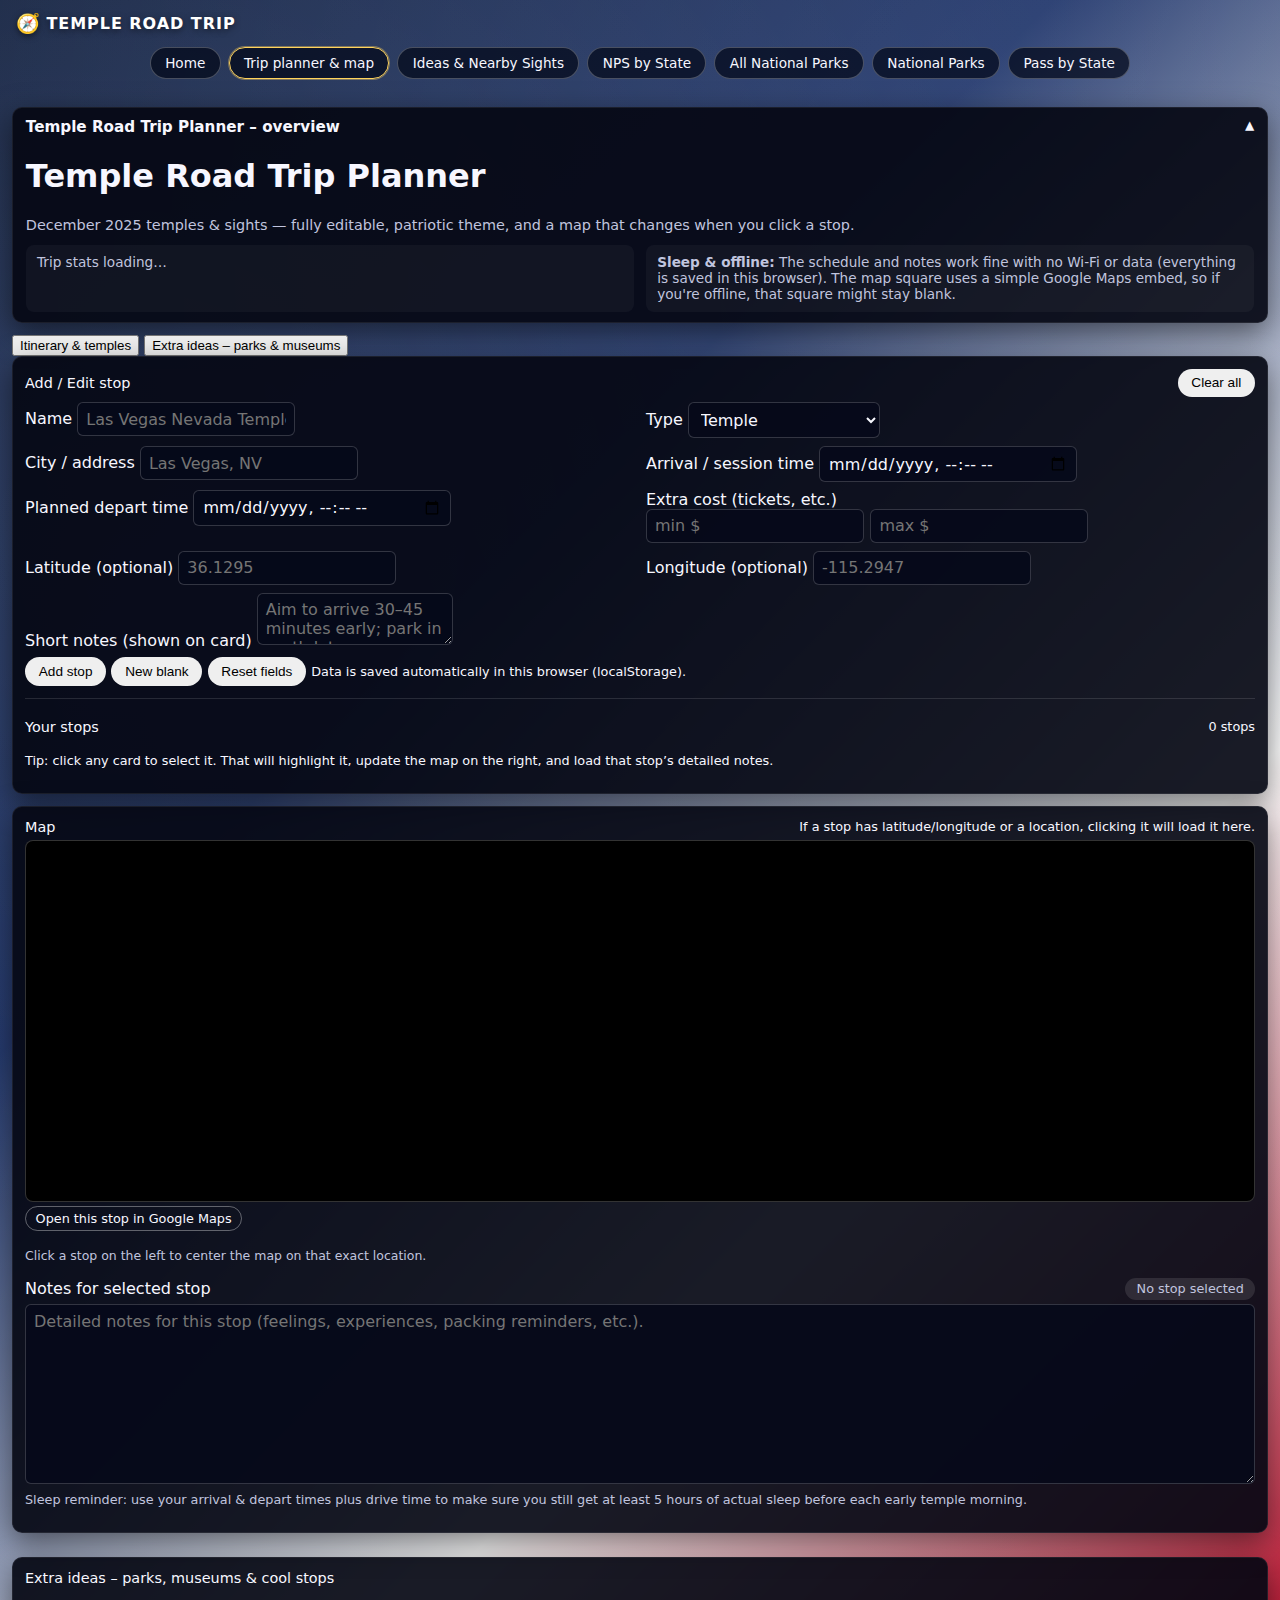
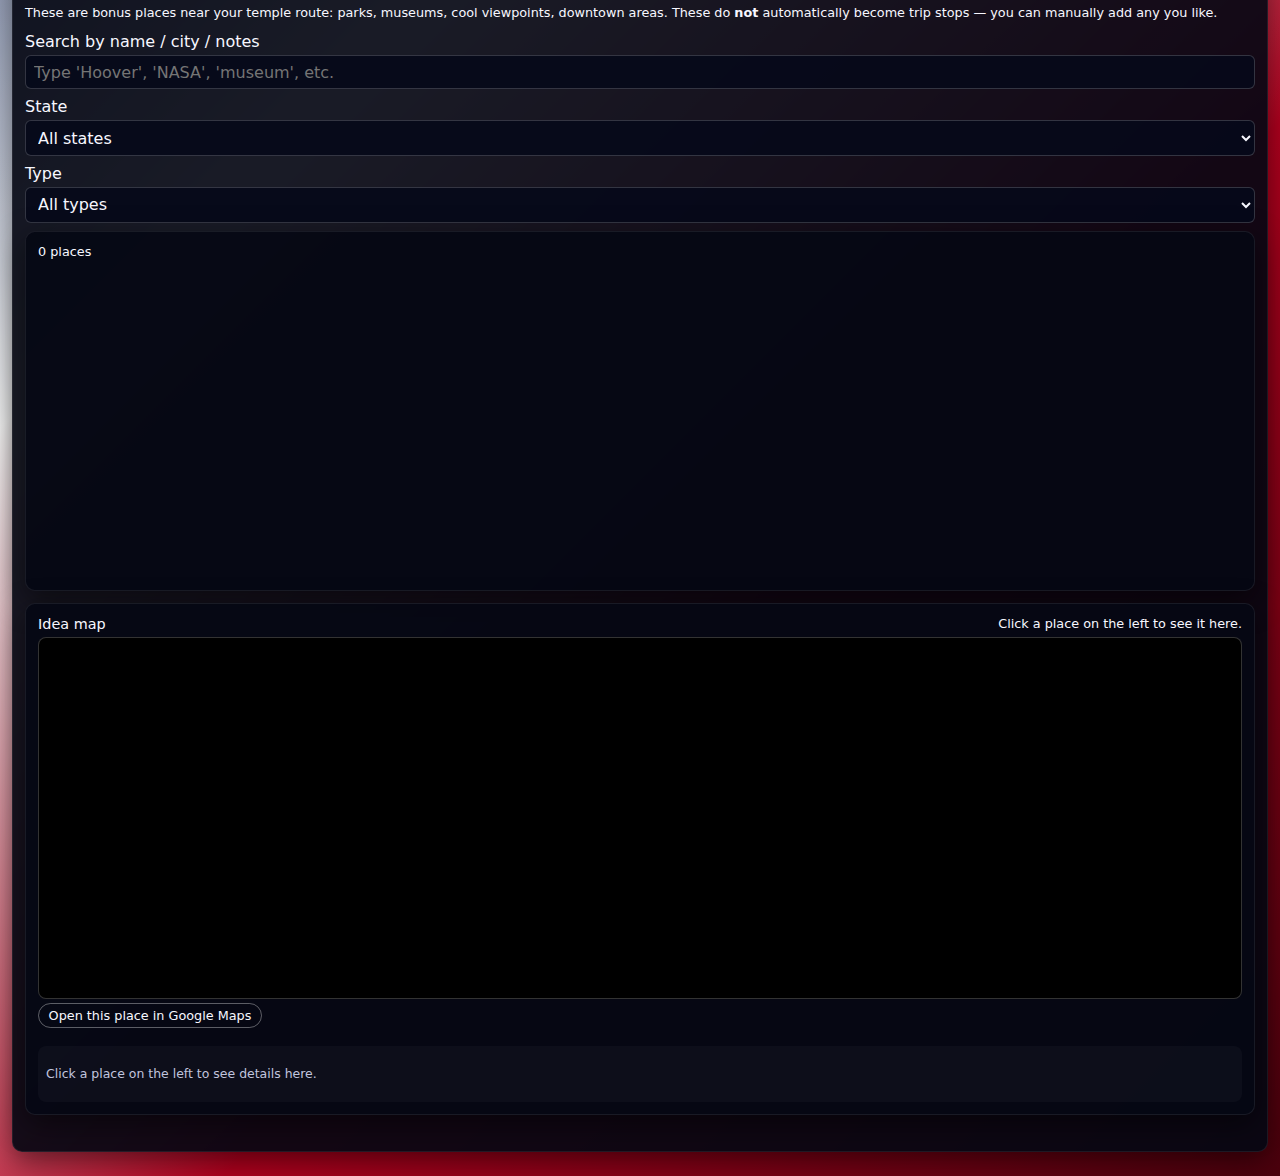
<file: temple-trip.html>
<!doctype html>
<html lang="en">
<head>
  <meta charset="UTF-8">
  <title>Temple Road Trip Planner</title>
  <meta name="viewport" content="width=device-width, initial-scale=1.0">

  <!-- Styles -->
  <link rel="stylesheet" href="css/temple-trip.css">

  <!-- Logic -->
  <script src="js/temple-trip.js" defer></script>
</head>
<body class="bg-flag">
  <!-- Top brand bar -->
  <header class="main-header">
    <div class="brand">
      <span class="brand-icon">🧭</span>
      <span class="brand-text">Temple Road Trip</span>
    </div>
  </header>

  <!-- Main nav -->
  <nav class="top-nav">
    <a href="index.html" class="nav-link">Home</a>
    <a href="temple-trip.html" class="nav-link active">Trip planner &amp; map</a>
    <a href="trip-ideas.html" class="nav-link">Ideas &amp; Nearby Sights</a>
    <a href="nps-by-state.html" class="nav-link">NPS by State</a>
    <a href="all-national-parks.html" class="nav-link">All National Parks</a>
    <a href="national-parks.html" class="nav-link">National Parks</a>
    <a href="pass-by-state.html" class="nav-link">Pass by State</a>
  </nav>

  <main class="wrap">
    <!-- Collapsible overview box -->
    <details class="trip-info" open>
      <summary class="trip-info-summary">
        Temple Road Trip Planner – overview
        <span class="chevron">▼</span>
      </summary>

      <div class="trip-info-body">
        <h1>Temple Road Trip Planner</h1>
        <p class="subtitle">
          December 2025 temples &amp; sights — fully editable, patriotic theme, and a map that changes when you click a stop.
        </p>

        <!-- Info / budget row -->
        <section class="info-row">
          <div class="info-box" id="statsBox">
            Trip stats loading…
          </div>
          <div class="info-box">
            <strong>Sleep &amp; offline:</strong>
            The schedule and notes work fine with no Wi-Fi or data (everything is saved in this browser).
            The map square uses a simple Google Maps embed, so if you're offline, that square might stay blank.
          </div>
        </section>
      </div>
    </details>

    <!-- Tabs row -->
    <section class="tabs-row">
      <button type="button" class="nav-tab active" data-tab="itinerary">
        Itinerary &amp; temples
      </button>
      <button type="button" class="nav-tab" data-tab="ideas">
        Extra ideas – parks &amp; museums
      </button>
    </section>

    <!-- ============= TAB: ITINERARY ============= -->
    <section id="tab-itinerary" class="tab-panel active">
      <section class="layout">
        <!-- LEFT: form + list -->
        <section class="panel">
          <div class="panel-title">
            <span>Add / Edit stop</span>
            <button type="button" class="btn btn-ghost" id="clearAllBtn">Clear all</button>
          </div>

          <form id="stopForm">
            <input type="hidden" id="editStopId">

            <div class="form-grid">
              <div>
                <label for="nameInput">Name</label>
                <input id="nameInput" type="text" placeholder="Las Vegas Nevada Temple" required>
              </div>
              <div>
                <label for="typeInput">Type</label>
                <select id="typeInput">
                  <option value="temple">Temple</option>
                  <option value="nps">National Park / NPS</option>
                  <option value="museum">Museum / historic</option>
                  <option value="drive">Drive / travel day</option>
                  <option value="other">Other</option>
                </select>
              </div>

              <div>
                <label for="locationInput">City / address</label>
                <input id="locationInput" type="text" placeholder="Las Vegas, NV" required>
              </div>
              <div>
                <label for="arrivalInput">Arrival / session time</label>
                <input id="arrivalInput" type="datetime-local">
              </div>

              <div>
                <label for="departInput">Planned depart time</label>
                <input id="departInput" type="datetime-local">
              </div>
              <div>
                <label>Extra cost (tickets, etc.)</label>
                <div class="cost-row">
                  <input id="costMinInput" type="number" min="0" step="1" placeholder="min $">
                  <input id="costMaxInput" type="number" min="0" step="1" placeholder="max $">
                </div>
              </div>

              <div>
                <label for="latInput">Latitude (optional)</label>
                <input id="latInput" type="number" step="0.000001" placeholder="36.1295">
              </div>
              <div>
                <label for="lngInput">Longitude (optional)</label>
                <input id="lngInput" type="number" step="0.000001" placeholder="-115.2947">
              </div>

              <div class="form-row-full">
                <label for="summaryNotesInput">Short notes (shown on card)</label>
                <textarea id="summaryNotesInput" placeholder="Aim to arrive 30–45 minutes early; park in north lot."></textarea>
              </div>

              <div class="form-row-full form-actions">
                <button type="submit" class="btn" id="saveStopBtn">Add stop</button>
                <button type="button" class="btn btn-ghost" id="newStopBtn">New blank</button>
                <button type="button" class="btn btn-ghost" id="resetFormBtn">Reset fields</button>
                <span class="small">Data is saved automatically in this browser (localStorage).</span>
              </div>
            </div>
          </form>

          <hr class="divider">

          <div class="panel-title panel-title-small">
            <span>Your stops</span>
            <span class="small" id="stopCountLabel">0 stops</span>
          </div>
          <p class="small">
            Tip: click any card to select it. That will highlight it, update the map on the right,
            and load that stop’s detailed notes.
          </p>
          <div class="stop-list" id="stopList"></div>
        </section>

        <!-- RIGHT: map + notes -->
        <section class="panel">
          <div class="panel-title">
            <span>Map</span>
            <span class="small" id="mapHint">
              If a stop has latitude/longitude or a location, clicking it will load it here.
            </span>
          </div>

          <div class="map-wrapper">
            <iframe id="mapFrame"
                    src="about:blank"
                    loading="lazy"
                    referrerpolicy="no-referrer-when-downgrade"></iframe>
          </div>

          <div class="map-link-row">
            <a id="mapExternalLink"
               class="btn small ghost"
               href="#"
               target="_blank" rel="noopener">
              Open this stop in Google Maps
            </a>
          </div>

          <p class="map-hint">
            Click a stop on the left to center the map on that exact location.
          </p>

          <div class="notes-header">
            <span>Notes for selected stop</span>
            <span class="badge" id="notesStopLabel">No stop selected</span>
          </div>
          <textarea id="detailNotesInput"
                    placeholder="Detailed notes for this stop (feelings, experiences, packing reminders, etc.)."
                    disabled></textarea>

          <p class="sleep-tip">
            Sleep reminder: use your arrival &amp; depart times plus drive time to make sure you still get
            at least 5 hours of actual sleep before each early temple morning.
          </p>
        </section>
      </section>
    </section>

    <!-- ============= TAB: IDEAS ============= -->
    <section id="tab-ideas" class="tab-panel">
      <section class="panel full-width">
        <div class="panel-title">
          <span>Extra ideas – parks, museums &amp; cool stops</span>
        </div>

        <p class="small">
          These are bonus places near your temple route: parks, museums, cool viewpoints, downtown areas.
          These do <strong>not</strong> automatically become trip stops — you can manually add any you like.
        </p>

        <div class="filters-row">
          <div class="field">
            <label for="ideaSearchInput">Search by name / city / notes</label>
            <input id="ideaSearchInput" type="text" placeholder="Type 'Hoover', 'NASA', 'museum', etc.">
          </div>
          <div class="field">
            <label for="ideaStateFilter">State</label>
            <select id="ideaStateFilter">
              <option value="">All states</option>
              <option value="NV">Nevada</option>
              <option value="UT">Utah</option>
              <option value="AZ">Arizona</option>
              <option value="NM">New Mexico</option>
              <option value="TX">Texas</option>
              <option value="LA">Louisiana</option>
              <option value="CO">Colorado</option>
            </select>
          </div>
          <div class="field">
            <label for="ideaTypeFilter">Type</label>
            <select id="ideaTypeFilter">
              <option value="">All types</option>
              <option value="nps">National Park / NPS</option>
              <option value="museum">Museum</option>
              <option value="historic">Historic</option>
              <option value="other">Other</option>
            </select>
          </div>
        </div>

        <div class="layout">
          <!-- LEFT: idea list -->
          <section class="panel">
            <div class="list-header">
              <span class="small" id="ideaCountLabel">0 places</span>
            </div>
            <div class="stop-list" id="ideaList">
              <!-- JS fills this -->
            </div>
          </section>

          <!-- RIGHT: idea map + details -->
          <section class="panel">
            <div class="panel-title">
              <span>Idea map</span>
              <span class="small" id="ideasMapHint">Click a place on the left to see it here.</span>
            </div>

            <div class="map-wrapper">
              <iframe id="ideasMapFrame"
                      src="about:blank"
                      loading="lazy"
                      referrerpolicy="no-referrer-when-downgrade"></iframe>
            </div>

            <div class="map-link-row">
              <a id="ideasMapExternalLink"
                 class="btn small ghost"
                 href="#"
                 target="_blank" rel="noopener">
                Open this place in Google Maps
              </a>
            </div>

            <div id="ideaDetailBox" class="idea-detail-box">
              <p class="small-note">Click a place on the left to see details here.</p>
            </div>
          </section>
        </div>
      </section>
    </section>
  </main>
</body>
</html>
</file>
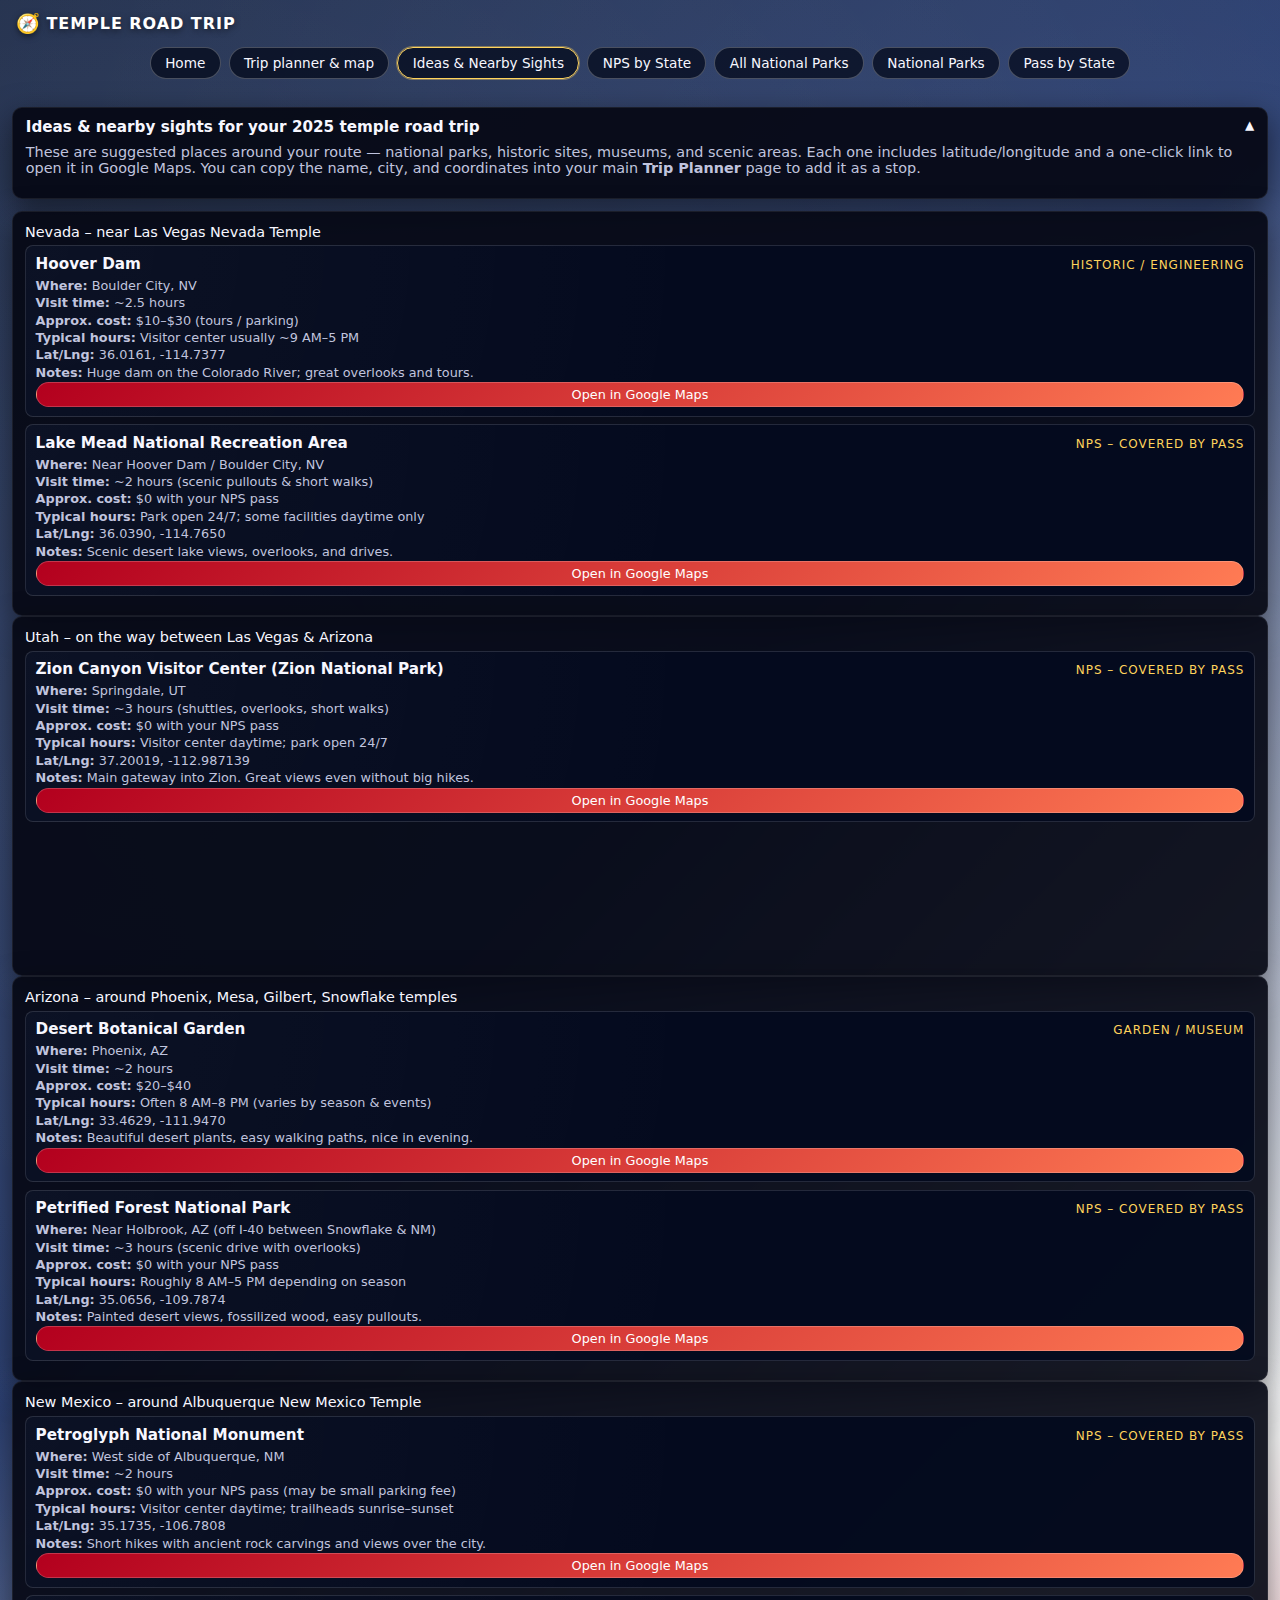
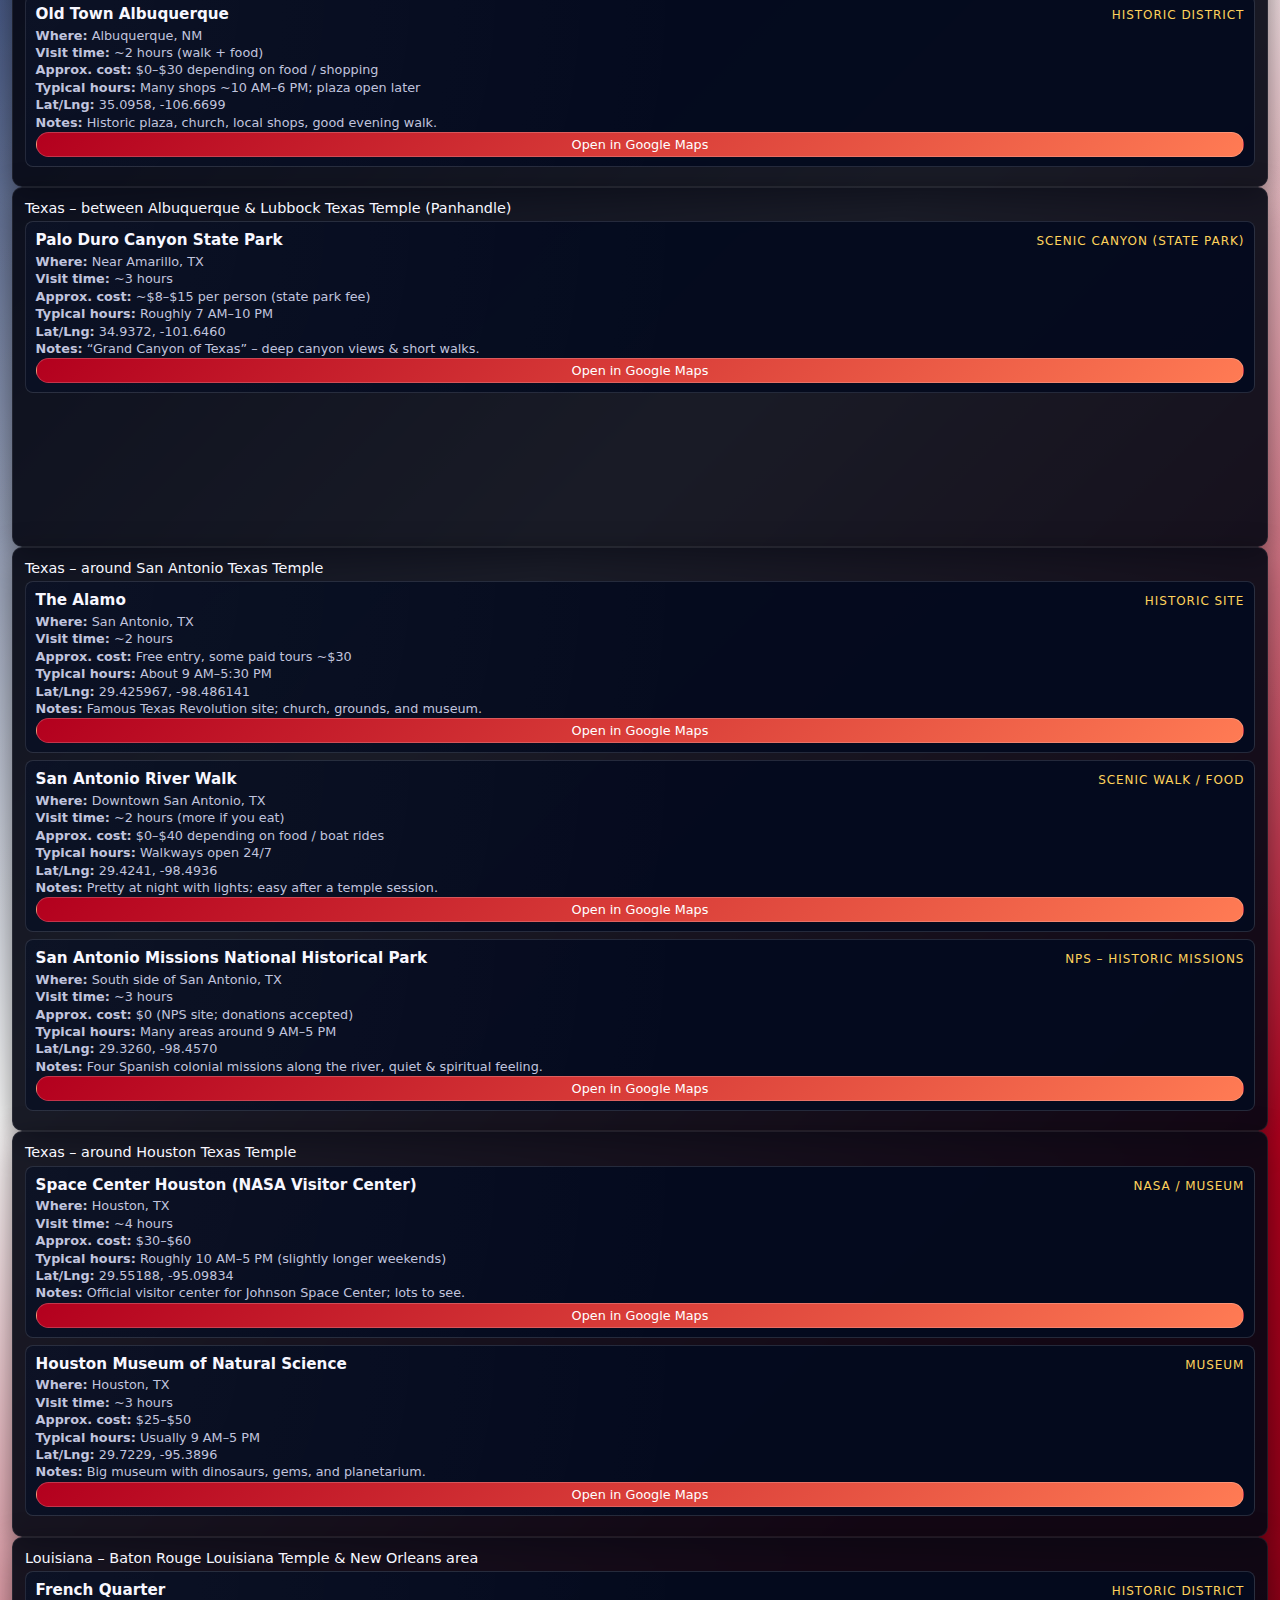
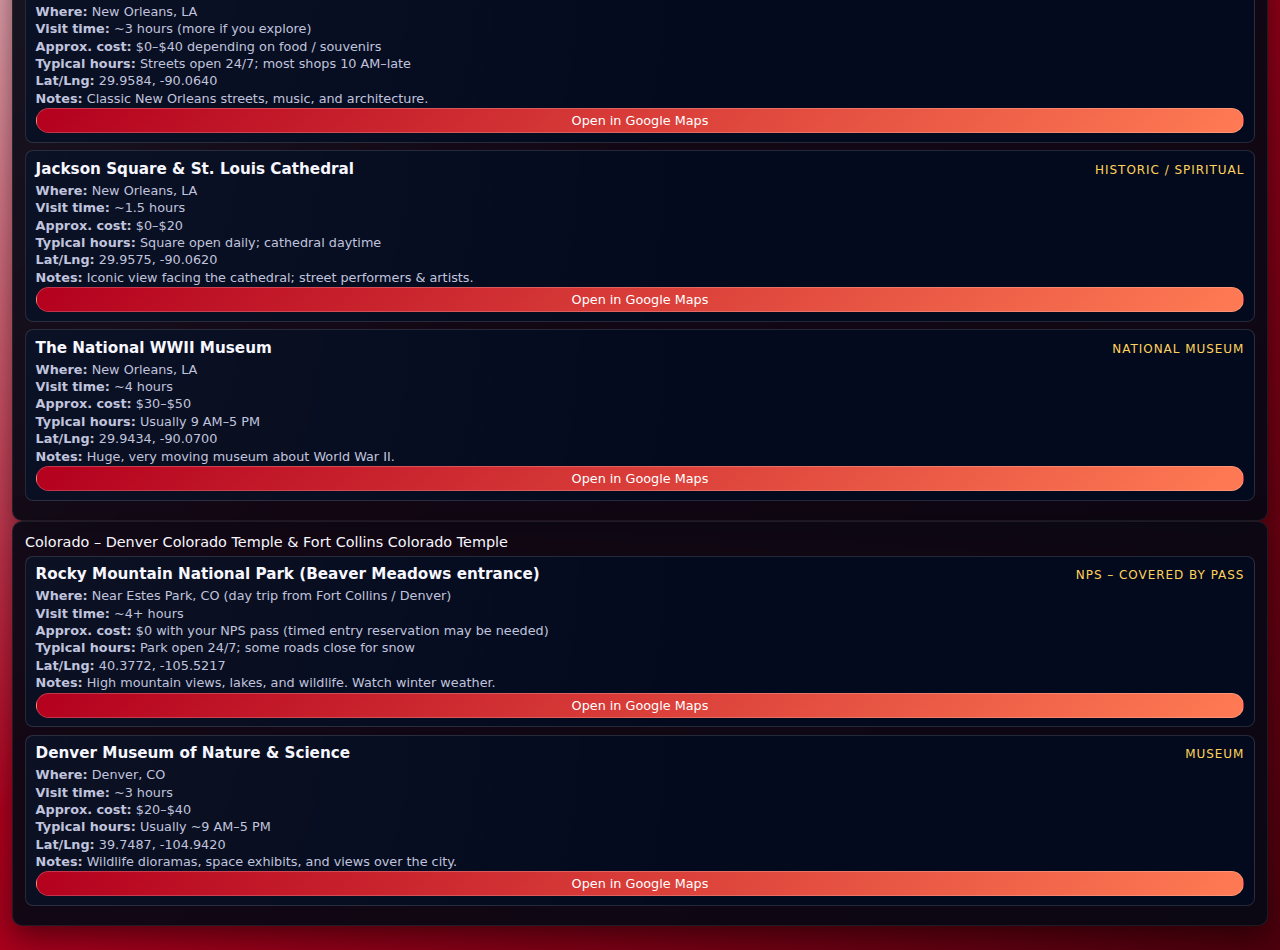
<file: trip-ideas.html>
<!doctype html>
<html lang="en">
<head>
  <meta charset="UTF-8">
  <title>Temple Road Trip – Ideas & Nearby Sights</title>
  <meta name="viewport" content="width=device-width, initial-scale=1.0">

  <!-- Reuse your patriotic CSS -->
  <link rel="stylesheet" href="css/temple-trip.css">
</head>
<body class="bg-flag">
  <!-- Top navigation -->
  <header class="main-header">
    <div class="brand">
      <span class="brand-icon">🧭</span>
      <span class="brand-text">Temple Road Trip</span>
    </div>
  </header>

  <nav class="top-nav">
    <a href="index.html" class="nav-link">Home</a>
    <a href="temple-trip.html" class="nav-link">Trip planner &amp; map</a>
    <a href="trip-ideas.html" class="nav-link active">Ideas & Nearby Sights</a>
    <a href="nps-by-state.html" class="nav-link">NPS by State</a>
    <a href="all-national-parks.html" class="nav-link">All National Parks</a>
    <a href="national-parks.html" class="nav-link">National Parks</a>
    <a href="pass-by-state.html" class="nav-link">Pass by State</a>
  </nav>

  <main class="wrap">
    <section class="trip-info" open>
      <summary class="trip-info-summary">
        Ideas & nearby sights for your 2025 temple road trip
        <span class="chevron">▼</span>
      </summary>
      <div class="trip-info-body">
        <p class="subtitle">
          These are suggested places around your route — national parks, historic sites,
          museums, and scenic areas. Each one includes latitude/longitude and a
          one-click link to open it in Google Maps. You can copy the name, city,
          and coordinates into your main <strong>Trip Planner</strong> page to add it
          as a stop.
        </p>
      </div>
    </section>

    <!-- NV / Las Vegas area -->
    <section class="panel">
      <div class="panel-title">
        <span>Nevada – near Las Vegas Nevada Temple</span>
      </div>

      <div class="stop-card">
        <div class="stop-header">
          <div class="stop-name">Hoover Dam</div>
          <div class="stop-type">Historic / engineering</div>
        </div>
        <div class="stop-meta">
          <span><strong>Where:</strong> Boulder City, NV</span>
          <span><strong>Visit time:</strong> ~2.5 hours</span>
          <span><strong>Approx. cost:</strong> $10–$30 (tours / parking)</span>
          <span><strong>Typical hours:</strong> Visitor center usually ~9 AM–5 PM</span>
          <span><strong>Lat/Lng:</strong> 36.0161, -114.7377</span>
          <span><strong>Notes:</strong> Huge dam on the Colorado River; great overlooks and tours.</span>
          <a class="btn small primary" href="https://www.google.com/maps?q=36.0161,-114.7377" target="_blank" rel="noopener">
            Open in Google Maps
          </a>
        </div>
      </div>

      <div class="stop-card">
        <div class="stop-header">
          <div class="stop-name">Lake Mead National Recreation Area</div>
          <div class="stop-type">NPS – covered by pass</div>
        </div>
        <div class="stop-meta">
          <span><strong>Where:</strong> Near Hoover Dam / Boulder City, NV</span>
          <span><strong>Visit time:</strong> ~2 hours (scenic pullouts & short walks)</span>
          <span><strong>Approx. cost:</strong> $0 with your NPS pass</span>
          <span><strong>Typical hours:</strong> Park open 24/7; some facilities daytime only</span>
          <span><strong>Lat/Lng:</strong> 36.0390, -114.7650</span>
          <span><strong>Notes:</strong> Scenic desert lake views, overlooks, and drives.</span>
          <a class="btn small primary" href="https://www.google.com/maps?q=36.0390,-114.7650" target="_blank" rel="noopener">
            Open in Google Maps
          </a>
        </div>
      </div>
    </section>

    <!-- UT / en route (Zion) -->
    <section class="panel">
      <div class="panel-title">
        <span>Utah – on the way between Las Vegas & Arizona</span>
      </div>

      <div class="stop-card">
        <div class="stop-header">
          <div class="stop-name">Zion Canyon Visitor Center (Zion National Park)</div>
          <div class="stop-type">NPS – covered by pass</div>
        </div>
        <div class="stop-meta">
          <span><strong>Where:</strong> Springdale, UT</span>
          <span><strong>Visit time:</strong> ~3 hours (shuttles, overlooks, short walks)</span>
          <span><strong>Approx. cost:</strong> $0 with your NPS pass</span>
          <span><strong>Typical hours:</strong> Visitor center daytime; park open 24/7</span>
          <span><strong>Lat/Lng:</strong> 37.20019, -112.987139</span>
          <span><strong>Notes:</strong> Main gateway into Zion. Great views even without big hikes.</span>
          <a class="btn small primary" href="https://www.google.com/maps?q=37.20019,-112.987139" target="_blank" rel="noopener">
            Open in Google Maps
          </a>
        </div>
      </div>
    </section>

    <!-- AZ – Phoenix / Mesa / Gilbert / Snowflake corridor -->
    <section class="panel">
      <div class="panel-title">
        <span>Arizona – around Phoenix, Mesa, Gilbert, Snowflake temples</span>
      </div>

      <div class="stop-card">
        <div class="stop-header">
          <div class="stop-name">Desert Botanical Garden</div>
          <div class="stop-type">Garden / museum</div>
        </div>
        <div class="stop-meta">
          <span><strong>Where:</strong> Phoenix, AZ</span>
          <span><strong>Visit time:</strong> ~2 hours</span>
          <span><strong>Approx. cost:</strong> $20–$40</span>
          <span><strong>Typical hours:</strong> Often 8 AM–8 PM (varies by season & events)</span>
          <span><strong>Lat/Lng:</strong> 33.4629, -111.9470</span>
          <span><strong>Notes:</strong> Beautiful desert plants, easy walking paths, nice in evening.</span>
          <a class="btn small primary" href="https://www.google.com/maps?q=33.4629,-111.9470" target="_blank" rel="noopener">
            Open in Google Maps
          </a>
        </div>
      </div>

      <div class="stop-card">
        <div class="stop-header">
          <div class="stop-name">Petrified Forest National Park</div>
          <div class="stop-type">NPS – covered by pass</div>
        </div>
        <div class="stop-meta">
          <span><strong>Where:</strong> Near Holbrook, AZ (off I-40 between Snowflake & NM)</span>
          <span><strong>Visit time:</strong> ~3 hours (scenic drive with overlooks)</span>
          <span><strong>Approx. cost:</strong> $0 with your NPS pass</span>
          <span><strong>Typical hours:</strong> Roughly 8 AM–5 PM depending on season</span>
          <span><strong>Lat/Lng:</strong> 35.0656, -109.7874</span>
          <span><strong>Notes:</strong> Painted desert views, fossilized wood, easy pullouts.</span>
          <a class="btn small primary" href="https://www.google.com/maps?q=35.0656,-109.7874" target="_blank" rel="noopener">
            Open in Google Maps
          </a>
        </div>
      </div>
    </section>

    <!-- NM – Albuquerque temple area -->
    <section class="panel">
      <div class="panel-title">
        <span>New Mexico – around Albuquerque New Mexico Temple</span>
      </div>

      <div class="stop-card">
        <div class="stop-header">
          <div class="stop-name">Petroglyph National Monument</div>
          <div class="stop-type">NPS – covered by pass</div>
        </div>
        <div class="stop-meta">
          <span><strong>Where:</strong> West side of Albuquerque, NM</span>
          <span><strong>Visit time:</strong> ~2 hours</span>
          <span><strong>Approx. cost:</strong> $0 with your NPS pass (may be small parking fee)</span>
          <span><strong>Typical hours:</strong> Visitor center daytime; trailheads sunrise–sunset</span>
          <span><strong>Lat/Lng:</strong> 35.1735, -106.7808</span>
          <span><strong>Notes:</strong> Short hikes with ancient rock carvings and views over the city.</span>
          <a class="btn small primary" href="https://www.google.com/maps?q=35.1735,-106.7808" target="_blank" rel="noopener">
            Open in Google Maps
          </a>
        </div>
      </div>

      <div class="stop-card">
        <div class="stop-header">
          <div class="stop-name">Old Town Albuquerque</div>
          <div class="stop-type">Historic district</div>
        </div>
        <div class="stop-meta">
          <span><strong>Where:</strong> Albuquerque, NM</span>
          <span><strong>Visit time:</strong> ~2 hours (walk + food)</span>
          <span><strong>Approx. cost:</strong> $0–$30 depending on food / shopping</span>
          <span><strong>Typical hours:</strong> Many shops ~10 AM–6 PM; plaza open later</span>
          <span><strong>Lat/Lng:</strong> 35.0958, -106.6699</span>
          <span><strong>Notes:</strong> Historic plaza, church, local shops, good evening walk.</span>
          <a class="btn small primary" href="https://www.google.com/maps?q=35.0958,-106.6699" target="_blank" rel="noopener">
            Open in Google Maps
          </a>
        </div>
      </div>
    </section>

    <!-- TX – Lubbock / Amarillo corridor -->
    <section class="panel">
      <div class="panel-title">
        <span>Texas – between Albuquerque & Lubbock Texas Temple (Panhandle)</span>
      </div>

      <div class="stop-card">
        <div class="stop-header">
          <div class="stop-name">Palo Duro Canyon State Park</div>
          <div class="stop-type">Scenic canyon (state park)</div>
        </div>
        <div class="stop-meta">
          <span><strong>Where:</strong> Near Amarillo, TX</span>
          <span><strong>Visit time:</strong> ~3 hours</span>
          <span><strong>Approx. cost:</strong> ~$8–$15 per person (state park fee)</span>
          <span><strong>Typical hours:</strong> Roughly 7 AM–10 PM</span>
          <span><strong>Lat/Lng:</strong> 34.9372, -101.6460</span>
          <span><strong>Notes:</strong> “Grand Canyon of Texas” – deep canyon views & short walks.</span>
          <a class="btn small primary" href="https://www.google.com/maps?q=34.9372,-101.6460" target="_blank" rel="noopener">
            Open in Google Maps
          </a>
        </div>
      </div>
    </section>

    <!-- TX – San Antonio temple area -->
    <section class="panel">
      <div class="panel-title">
        <span>Texas – around San Antonio Texas Temple</span>
      </div>

      <div class="stop-card">
        <div class="stop-header">
          <div class="stop-name">The Alamo</div>
          <div class="stop-type">Historic site</div>
        </div>
        <div class="stop-meta">
          <span><strong>Where:</strong> San Antonio, TX</span>
          <span><strong>Visit time:</strong> ~2 hours</span>
          <span><strong>Approx. cost:</strong> Free entry, some paid tours ~$30</span>
          <span><strong>Typical hours:</strong> About 9 AM–5:30 PM</span>
          <span><strong>Lat/Lng:</strong> 29.425967, -98.486141</span>
          <span><strong>Notes:</strong> Famous Texas Revolution site; church, grounds, and museum.</span>
          <a class="btn small primary" href="https://www.google.com/maps?q=29.425967,-98.486141" target="_blank" rel="noopener">
            Open in Google Maps
          </a>
        </div>
      </div>

      <div class="stop-card">
        <div class="stop-header">
          <div class="stop-name">San Antonio River Walk</div>
          <div class="stop-type">Scenic walk / food</div>
        </div>
        <div class="stop-meta">
          <span><strong>Where:</strong> Downtown San Antonio, TX</span>
          <span><strong>Visit time:</strong> ~2 hours (more if you eat)</span>
          <span><strong>Approx. cost:</strong> $0–$40 depending on food / boat rides</span>
          <span><strong>Typical hours:</strong> Walkways open 24/7</span>
          <span><strong>Lat/Lng:</strong> 29.4241, -98.4936</span>
          <span><strong>Notes:</strong> Pretty at night with lights; easy after a temple session.</span>
          <a class="btn small primary" href="https://www.google.com/maps?q=29.4241,-98.4936" target="_blank" rel="noopener">
            Open in Google Maps
          </a>
        </div>
      </div>

      <div class="stop-card">
        <div class="stop-header">
          <div class="stop-name">San Antonio Missions National Historical Park</div>
          <div class="stop-type">NPS – historic missions</div>
        </div>
        <div class="stop-meta">
          <span><strong>Where:</strong> South side of San Antonio, TX</span>
          <span><strong>Visit time:</strong> ~3 hours</span>
          <span><strong>Approx. cost:</strong> $0 (NPS site; donations accepted)</span>
          <span><strong>Typical hours:</strong> Many areas around 9 AM–5 PM</span>
          <span><strong>Lat/Lng:</strong> 29.3260, -98.4570</span>
          <span><strong>Notes:</strong> Four Spanish colonial missions along the river, quiet & spiritual feeling.</span>
          <a class="btn small primary" href="https://www.google.com/maps?q=29.3260,-98.4570" target="_blank" rel="noopener">
            Open in Google Maps
          </a>
        </div>
      </div>
    </section>

    <!-- TX – Houston temple area (NASA!) -->
    <section class="panel">
      <div class="panel-title">
        <span>Texas – around Houston Texas Temple</span>
      </div>

      <div class="stop-card">
        <div class="stop-header">
          <div class="stop-name">Space Center Houston (NASA Visitor Center)</div>
          <div class="stop-type">NASA / museum</div>
        </div>
        <div class="stop-meta">
          <span><strong>Where:</strong> Houston, TX</span>
          <span><strong>Visit time:</strong> ~4 hours</span>
          <span><strong>Approx. cost:</strong> $30–$60</span>
          <span><strong>Typical hours:</strong> Roughly 10 AM–5 PM (slightly longer weekends)</span>
          <span><strong>Lat/Lng:</strong> 29.55188, -95.09834</span>
          <span><strong>Notes:</strong> Official visitor center for Johnson Space Center; lots to see.</span>
          <a class="btn small primary" href="https://www.google.com/maps?q=29.55188,-95.09834" target="_blank" rel="noopener">
            Open in Google Maps
          </a>
        </div>
      </div>

      <div class="stop-card">
        <div class="stop-header">
          <div class="stop-name">Houston Museum of Natural Science</div>
          <div class="stop-type">Museum</div>
        </div>
        <div class="stop-meta">
          <span><strong>Where:</strong> Houston, TX</span>
          <span><strong>Visit time:</strong> ~3 hours</span>
          <span><strong>Approx. cost:</strong> $25–$50</span>
          <span><strong>Typical hours:</strong> Usually 9 AM–5 PM</span>
          <span><strong>Lat/Lng:</strong> 29.7229, -95.3896</span>
          <span><strong>Notes:</strong> Big museum with dinosaurs, gems, and planetarium.</span>
          <a class="btn small primary" href="https://www.google.com/maps?q=29.7229,-95.3896" target="_blank" rel="noopener">
            Open in Google Maps
          </a>
        </div>
      </div>
    </section>

    <!-- LA – Baton Rouge / New Orleans area -->
    <section class="panel">
      <div class="panel-title">
        <span>Louisiana – Baton Rouge Louisiana Temple & New Orleans area</span>
      </div>

      <div class="stop-card">
        <div class="stop-header">
          <div class="stop-name">French Quarter</div>
          <div class="stop-type">Historic district</div>
        </div>
        <div class="stop-meta">
          <span><strong>Where:</strong> New Orleans, LA</span>
          <span><strong>Visit time:</strong> ~3 hours (more if you explore)</span>
          <span><strong>Approx. cost:</strong> $0–$40 depending on food / souvenirs</span>
          <span><strong>Typical hours:</strong> Streets open 24/7; most shops 10 AM–late</span>
          <span><strong>Lat/Lng:</strong> 29.9584, -90.0640</span>
          <span><strong>Notes:</strong> Classic New Orleans streets, music, and architecture.</span>
          <a class="btn small primary" href="https://www.google.com/maps?q=29.9584,-90.0640" target="_blank" rel="noopener">
            Open in Google Maps
          </a>
        </div>
      </div>

      <div class="stop-card">
        <div class="stop-header">
          <div class="stop-name">Jackson Square & St. Louis Cathedral</div>
          <div class="stop-type">Historic / spiritual</div>
        </div>
        <div class="stop-meta">
          <span><strong>Where:</strong> New Orleans, LA</span>
          <span><strong>Visit time:</strong> ~1.5 hours</span>
          <span><strong>Approx. cost:</strong> $0–$20</span>
          <span><strong>Typical hours:</strong> Square open daily; cathedral daytime</span>
          <span><strong>Lat/Lng:</strong> 29.9575, -90.0620</span>
          <span><strong>Notes:</strong> Iconic view facing the cathedral; street performers & artists.</span>
          <a class="btn small primary" href="https://www.google.com/maps?q=29.9575,-90.0620" target="_blank" rel="noopener">
            Open in Google Maps
          </a>
        </div>
      </div>

      <div class="stop-card">
        <div class="stop-header">
          <div class="stop-name">The National WWII Museum</div>
          <div class="stop-type">National museum</div>
        </div>
        <div class="stop-meta">
          <span><strong>Where:</strong> New Orleans, LA</span>
          <span><strong>Visit time:</strong> ~4 hours</span>
          <span><strong>Approx. cost:</strong> $30–$50</span>
          <span><strong>Typical hours:</strong> Usually 9 AM–5 PM</span>
          <span><strong>Lat/Lng:</strong> 29.9434, -90.0700</span>
          <span><strong>Notes:</strong> Huge, very moving museum about World War II.</span>
          <a class="btn small primary" href="https://www.google.com/maps?q=29.9434,-90.0700" target="_blank" rel="noopener">
            Open in Google Maps
          </a>
        </div>
      </div>
    </section>

    <!-- CO – Denver / Fort Collins temples area -->
    <section class="panel">
      <div class="panel-title">
        <span>Colorado – Denver Colorado Temple & Fort Collins Colorado Temple</span>
      </div>

      <div class="stop-card">
        <div class="stop-header">
          <div class="stop-name">Rocky Mountain National Park (Beaver Meadows entrance)</div>
          <div class="stop-type">NPS – covered by pass</div>
        </div>
        <div class="stop-meta">
          <span><strong>Where:</strong> Near Estes Park, CO (day trip from Fort Collins / Denver)</span>
          <span><strong>Visit time:</strong> ~4+ hours</span>
          <span><strong>Approx. cost:</strong> $0 with your NPS pass (timed entry reservation may be needed)</span>
          <span><strong>Typical hours:</strong> Park open 24/7; some roads close for snow</span>
          <span><strong>Lat/Lng:</strong> 40.3772, -105.5217</span>
          <span><strong>Notes:</strong> High mountain views, lakes, and wildlife. Watch winter weather.</span>
          <a class="btn small primary" href="https://www.google.com/maps?q=40.3772,-105.5217" target="_blank" rel="noopener">
            Open in Google Maps
          </a>
        </div>
      </div>

      <div class="stop-card">
        <div class="stop-header">
          <div class="stop-name">Denver Museum of Nature & Science</div>
          <div class="stop-type">Museum</div>
        </div>
        <div class="stop-meta">
          <span><strong>Where:</strong> Denver, CO</span>
          <span><strong>Visit time:</strong> ~3 hours</span>
          <span><strong>Approx. cost:</strong> $20–$40</span>
          <span><strong>Typical hours:</strong> Usually ~9 AM–5 PM</span>
          <span><strong>Lat/Lng:</strong> 39.7487, -104.9420</span>
          <span><strong>Notes:</strong> Wildlife dioramas, space exhibits, and views over the city.</span>
          <a class="btn small primary" href="https://www.google.com/maps?q=39.7487,-104.9420" target="_blank" rel="noopener">
            Open in Google Maps
          </a>
        </div>
      </div>
    </section>
  </main>
</body>
</html>
</file>
<file: css/temple-trip.css>
/* === Global / background === */

*,
*::before,
*::after {
  box-sizing: border-box;
}

/* Home page: full-screen waving American flag background (used by index.html if you want) */
body.home-flag {
  margin: 0;
  min-height: 100vh;
  font-family: system-ui, -apple-system, BlinkMacSystemFont, "Segoe UI", sans-serif;
  color: #ffffff;

  /* Dark overlay on top of the flag so text is readable */
  background:
    linear-gradient(rgba(0, 0, 0, 0.45), rgba(0, 0, 0, 0.75)),
    url("images/waving-flag.gif") center center / cover fixed no-repeat;
}

/* Shared theme variables */
:root {
  --flag-blue: #001f4d;
  --flag-red: #b3001e;
  --flag-light: #f5f7ff;
  --card-bg: rgba(5, 8, 20, 0.92);
  --card-border: rgba(255, 255, 255, 0.08);
  --accent: #ffd35c;
  --danger: #ff4b5c;
  --text-main: #f7f7ff;
  --text-muted: #c0c4de;
  --shadow-soft: 0 10px 30px rgba(0, 0, 0, 0.5);
  --radius: 10px;
  --nav-height: 3rem;
}

/* Patriotic gradient background with subtle stars overlay */
body.bg-flag {
  margin: 0;
  min-height: 100vh;
  font-family: system-ui, -apple-system, BlinkMacSystemFont, "Segoe UI", sans-serif;
  color: var(--text-main);
  background:
    radial-gradient(circle at 10% 20%, rgba(255, 255, 255, 0.12) 0, transparent 55%),
    radial-gradient(circle at 90% 10%, rgba(255, 255, 255, 0.12) 0, transparent 55%),
    linear-gradient(135deg, #0b1a3a 0%, #132a63 26%, #ffffff 50%, #b3001e 74%, #4b000d 100%);
}

/* === Header & nav === */

.main-header {
  display: flex;
  justify-content: space-between;
  align-items: center;
  padding: 0.75rem 1rem 0.25rem;
  color: #fff;
  text-shadow: 0 2px 6px rgba(0, 0, 0, 0.5);
}

.brand {
  display: flex;
  align-items: center;
  gap: 0.4rem;
}

.brand-icon {
  font-size: 1.2rem;
}

.brand-text {
  font-weight: 600;
  font-size: 1rem;
  letter-spacing: 0.06em;
  text-transform: uppercase;
}

.main-nav {
  display: flex;
  gap: 0.5rem;
  padding: 0.25rem 1rem 0.75rem;
}

.main-nav a {
  border-radius: 999px;
  padding: 0.35rem 0.8rem;
  font-size: 0.85rem;
  text-decoration: none;
  border: 1px solid rgba(255, 255, 255, 0.3);
  color: #fff;
  background: rgba(3, 9, 28, 0.7);
  transition: background 0.2s, border-color 0.2s, transform 0.1s;
}

.main-nav a:hover {
  background: rgba(6, 18, 52, 0.95);
  transform: translateY(-1px);
}

.main-nav a.active {
  border-color: var(--accent);
}

/* === Home-style header (if you reuse on index.html) === */

.site-header {
  text-align: center;
  padding: 1.5rem 1rem 0.5rem;
  color: #fff;
  text-shadow: 0 2px 6px rgba(0, 0, 0, 0.6);
}

.site-header h1 {
  margin: 0;
  font-size: clamp(1.6rem, 2.3vw, 2.1rem);
  letter-spacing: 0.08em;
  text-transform: uppercase;
}

.site-header p {
  margin: 0.5rem 0 0;
  font-size: 0.95rem;
  color: var(--text-muted);
}

.top-nav {
  display: flex;
  justify-content: center;
  gap: 0.5rem;
  padding: 0.5rem 1rem 1rem;
}

.nav-link {
  border: 1px solid rgba(255, 255, 255, 0.25);
  background: rgba(2, 7, 24, 0.72);
  color: var(--text-main);
  padding: 0.45rem 0.9rem;
  border-radius: 999px;
  font-size: 0.85rem;
  text-decoration: none;
  cursor: pointer;
  transition: background 0.2s, transform 0.1s, border-color 0.2s;
}

.nav-link:hover {
  background: rgba(6, 18, 52, 0.95);
  transform: translateY(-1px);
}

.nav-link.active {
  border-color: var(--accent);
  box-shadow: 0 0 0 1px rgba(255, 211, 92, 0.4);
}

/* === Page layout === */

.wrap {
  max-width: 1300px;
  margin: 0 auto;
  padding: 0 0.75rem 1.5rem 0.75rem;
}

/* Collapsible overview box at top */

.trip-info {
  max-width: 1300px;
  margin: 0.75rem auto;
  background: var(--card-bg);
  border-radius: var(--radius);
  border: 1px solid var(--card-border);
  box-shadow: var(--shadow-soft);
  padding: 0.6rem 0.8rem;
}

.trip-info-summary {
  list-style: none;
  display: flex;
  align-items: center;
  justify-content: space-between;
  gap: 0.5rem;
  cursor: pointer;
  font-weight: 600;
  font-size: 0.95rem;
}

.trip-info-summary::-webkit-details-marker {
  display: none;
}

.trip-info .chevron {
  font-size: 0.75rem;
  transition: transform 0.15s;
}

.trip-info[open] .chevron {
  transform: rotate(180deg);
}

.trip-info-body {
  margin-top: 0.5rem;
}

.subtitle {
  margin-top: 0.25rem;
  margin-bottom: 0.75rem;
  font-size: 0.9rem;
  color: var(--text-muted);
}

/* Info row inside overview */

.info-row {
  display: flex;
  flex-wrap: wrap;
  gap: 0.75rem;
  margin-top: 0.5rem;
}

.info-box {
  flex: 1;
  min-width: 240px;
  background: rgba(255, 255, 255, 0.04);
  border-radius: 8px;
  padding: 0.6rem 0.7rem;
  font-size: 0.85rem;
  color: var(--text-muted);
}

/* Main layout below overview */

.layout {
  display: flex;
  flex-direction: column;
  gap: 0.75rem;
  padding: 0 0 1.5rem;
}

/* Panels (left form/list, right map/notes) */

.panel {
  background: var(--card-bg);
  border-radius: var(--radius);
  border: 1px solid var(--card-border);
  box-shadow: var(--shadow-soft);
  padding: 0.75rem;
  display: flex;
  flex-direction: column;
  min-height: 360px;
}

.panel-title {
  display: flex;
  justify-content: space-between;
  align-items: center;
  margin-bottom: 0.35rem;
  font-size: 0.9rem;
}

.panel-title-small {
  margin-top: 0.5rem;
}

.divider {
  margin: 0.75rem 0;
  border: 0;
  border-top: 1px solid rgba(255, 255, 255, 0.12);
}

/* === Form / buttons === */

.form-grid {
  display: grid;
  grid-template-columns: repeat(2, minmax(0, 1fr));
  gap: 0.5rem 0.75rem;
}

.form-row-full {
  grid-column: 1 / -1;
}

.field {
  display: flex;
  flex-direction: column;
  gap: 0.25rem;
  margin-bottom: 0.5rem;
}

.field span {
  font-size: 0.8rem;
  color: var(--text-muted);
}

input[type="text"],
input[type="number"],
input[type="datetime-local"],
select,
textarea {
  border-radius: 6px;
  border: 1px solid rgba(255, 255, 255, 0.18);
  padding: 0.4rem 0.5rem;
  font: inherit;
  background: rgba(5, 9, 26, 0.9);
  color: var(--text-main);
}

textarea {
  resize: vertical;
}

.cost-row {
  display: flex;
  gap: 0.4rem;
}

.form-buttons {
  display: flex;
  flex-wrap: wrap;
  gap: 0.4rem;
  margin: 0.4rem 0 0.4rem;
}

.btn {
  border-radius: 999px;
  border: 1px solid transparent;
  padding: 0.35rem 0.8rem;
  font-size: 0.85rem;
  cursor: pointer;
  font-weight: 500;
  text-decoration: none;
  display: inline-flex;
  align-items: center;
  justify-content: center;
  gap: 0.25rem;
}

.btn.primary {
  background: linear-gradient(135deg, var(--flag-red), #ff7b54);
  border-color: rgba(255, 255, 255, 0.2);
  color: #fff;
}

.btn.ghost {
  background: transparent;
  border-color: rgba(255, 255, 255, 0.35);
  color: var(--text-main);
}

.btn.danger {
  background: transparent;
  border-color: var(--danger);
  color: #ffdfe4;
}

.btn.small {
  font-size: 0.8rem;
  padding: 0.25rem 0.6rem;
}

.btn.full-width {
  width: 100%;
  margin-top: 0.4rem;
}

/* === Stop cards === */

.list-header {
  display: flex;
  justify-content: space-between;
  align-items: center;
  margin-bottom: 0.4rem;
}

.badge {
  border-radius: 999px;
  padding: 0.2rem 0.7rem;
  font-size: 0.8rem;
  background: rgba(255, 255, 255, 0.11);
  color: var(--text-muted);
}

.stop-list {
  overflow-y: auto;
  max-height: 70vh;
  padding-right: 0.3rem;
}

.stop-card {
  border-radius: 8px;
  border: 1px solid rgba(255, 255, 255, 0.13);
  padding: 0.55rem 0.6rem;
  margin-bottom: 0.45rem;
  background: radial-gradient(circle at 0 0, rgba(255, 255, 255, 0.03), transparent 55%),
    rgba(4, 10, 30, 0.96);
  cursor: pointer;
  transition: border-color 0.15s, background 0.15s, transform 0.1s;
}

.stop-card:hover {
  border-color: rgba(255, 255, 255, 0.4);
  transform: translateY(-1px);
}

/* Lighter active selection so it's obvious */
.stop-card.active {
  border-color: var(--accent);
  box-shadow: 0 0 0 1px rgba(255, 211, 92, 0.6);
  background:
    radial-gradient(circle at 0 0, rgba(255, 255, 255, 0.15), transparent 55%),
    rgba(20, 32, 70, 0.96);
}

.stop-header {
  display: flex;
  justify-content: space-between;
  align-items: baseline;
  gap: 0.5rem;
}

.stop-name {
  font-weight: 600;
  font-size: 0.95rem;
}

.stop-type {
  font-size: 0.75rem;
  text-transform: uppercase;
  letter-spacing: 0.08em;
  color: var(--accent);
}

.stop-meta {
  display: flex;
  flex-direction: column;
  gap: 0.15rem;
  margin-top: 0.3rem;
  font-size: 0.8rem;
  color: var(--text-muted);
}

.stop-footer {
  display: flex;
  justify-content: space-between;
  align-items: center;
  margin-top: 0.4rem;
  gap: 0.4rem;
}

.stop-buttons {
  display: flex;
  gap: 0.25rem;
}

.stop-left .badge.done-badge {
  background: rgba(25, 159, 90, 0.25);
  color: #a0f7c3;
}

.stop-notes-line {
  margin-top: 0.35rem;
  font-size: 0.8rem;
  color: #ffedb3;
}

/* === Map / notes === */

.map-wrapper {
  border-radius: 8px;
  overflow: hidden;
  border: 1px solid rgba(255, 255, 255, 0.2);
  background: #000;
  min-height: 260px;
}

.map-wrapper iframe {
  display: block;
  width: 100%;
  height: 360px; /* bigger map */
  border: 0;
}

.map-hint {
  font-size: 0.78rem;
  color: var(--text-muted);
  margin: 0.35rem 0 0.2rem;
}

.map-link-row {
  margin: 0.25rem 0 0.7rem;
}

.notes-header {
  display: flex;
  justify-content: space-between;
  align-items: center;
  margin: 0.75rem 0 0.25rem;
}

.sleep-tip {
  margin-top: 0.55rem;
  font-size: 0.8rem;
  color: var(--text-muted);
}

/* Bigger, expandable notes box */
#detailNotesInput {
  min-height: 180px;   /* more space for writing */
  max-height: none;
  resize: vertical;
  line-height: 1.4;
}

/* === Ideas tab (if you use it) === */

.idea-detail-box {
  margin-top: 0.4rem;
  padding: 0.5rem;
  border-radius: 8px;
  background: rgba(255, 255, 255, 0.03);
  font-size: 0.85rem;
  color: var(--text-muted);
}

.idea-detail-box h3 {
  margin-top: 0;
}

.idea-detail-row {
  margin: 0.15rem 0;
}

.small-note {
  font-size: 0.78rem;
  color: var(--text-muted);
}

/* === Stats === */

.stats-box {
  margin-top: 0.6rem;
  padding: 0.6rem;
  border-radius: 8px;
  background: rgba(255, 255, 255, 0.03);
  font-size: 0.82rem;
  color: var(--text-muted);
}

/* === Misc === */

.small {
  font-size: 0.8rem;
}

.small-note code {
  font-size: 0.8rem;
}

/* Scrollbar nice-ish */
.stop-list::-webkit-scrollbar {
  width: 0.45rem;
}
.stop-list::-webkit-scrollbar-thumb {
  background: rgba(255, 255, 255, 0.24);
  border-radius: 999px;
}

/* === Responsive === */

@media (max-width: 960px) {
  .layout {
    flex-direction: column;
  }
  .panel {
    min-height: auto;
  }
  .stop-list {
    max-height: 50vh;
  }
}
/* === National Parks page tweaks === */

.parks-filters {
    display: flex;
    flex-wrap: wrap;
    gap: 0.75rem;
    margin-bottom: 0.6rem;
  }
  
  .parks-filters .field {
    min-width: min(260px, 100%);
  }
</file>
